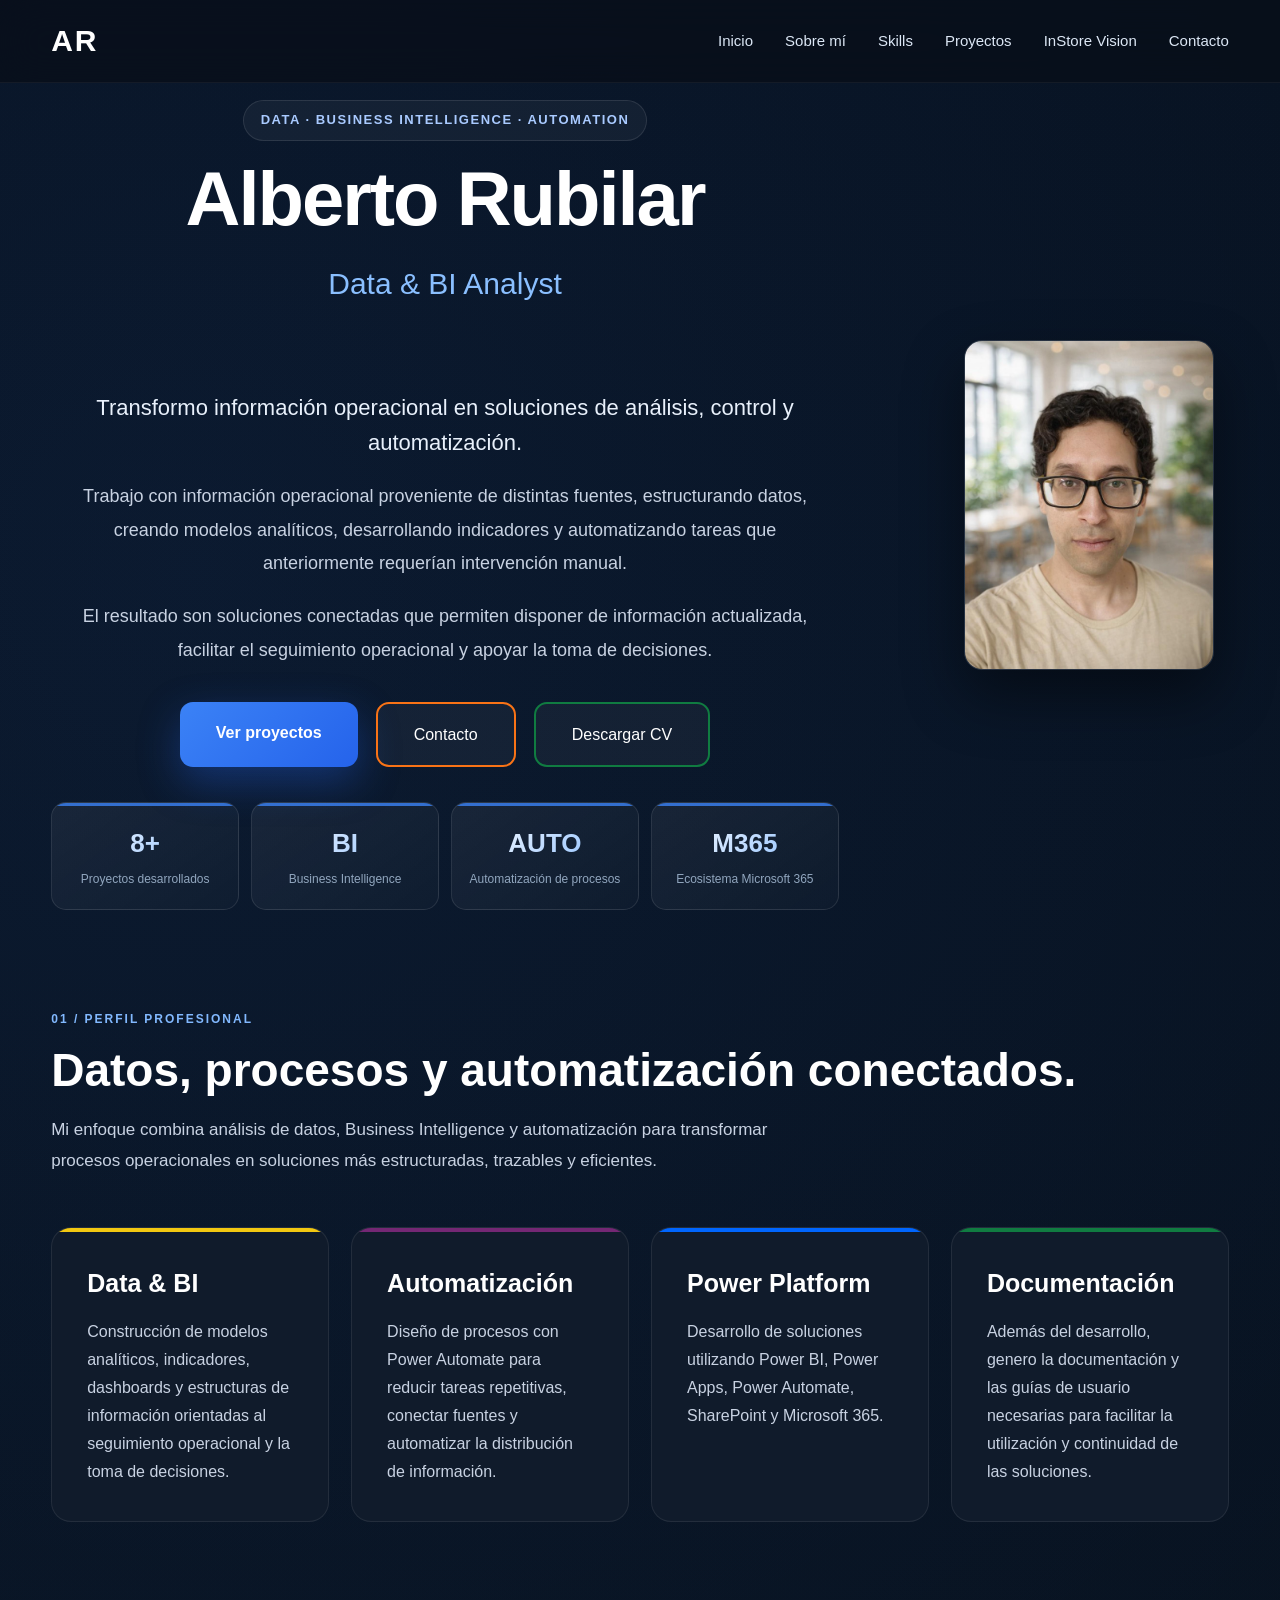
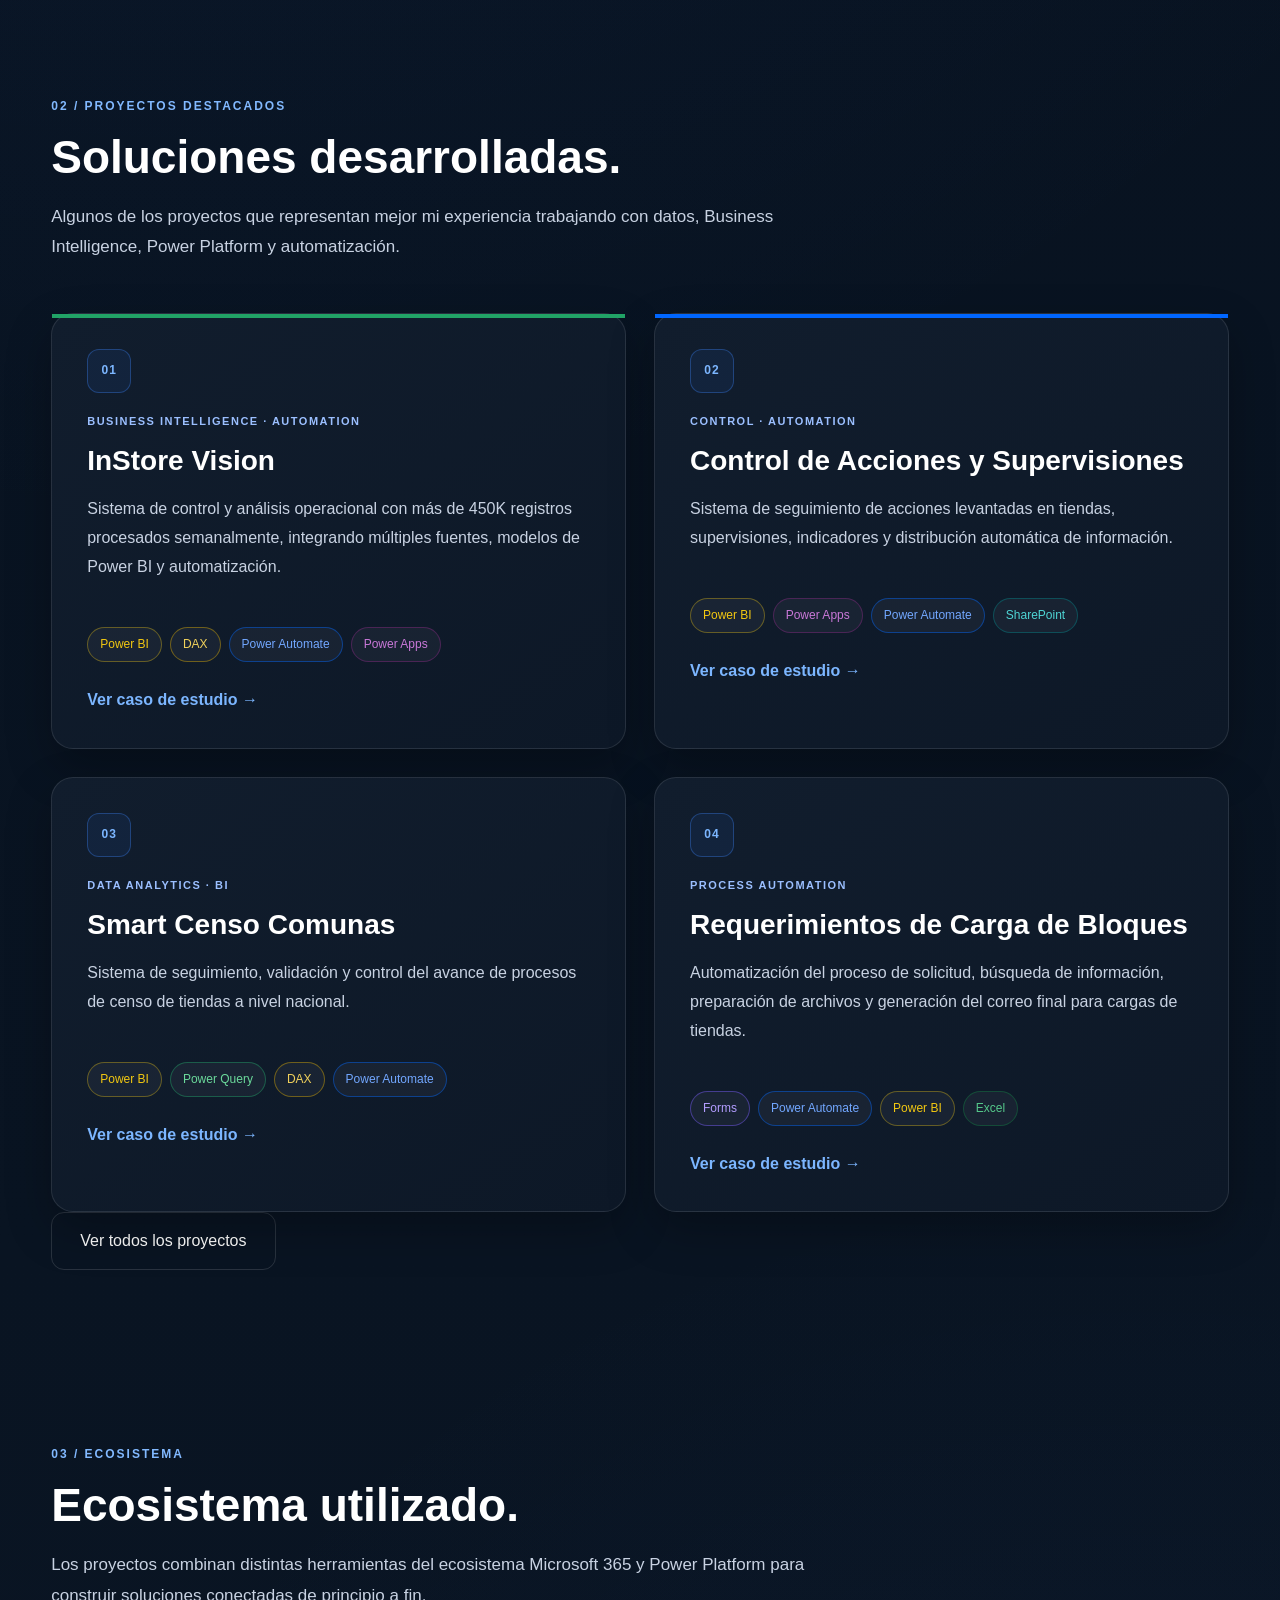
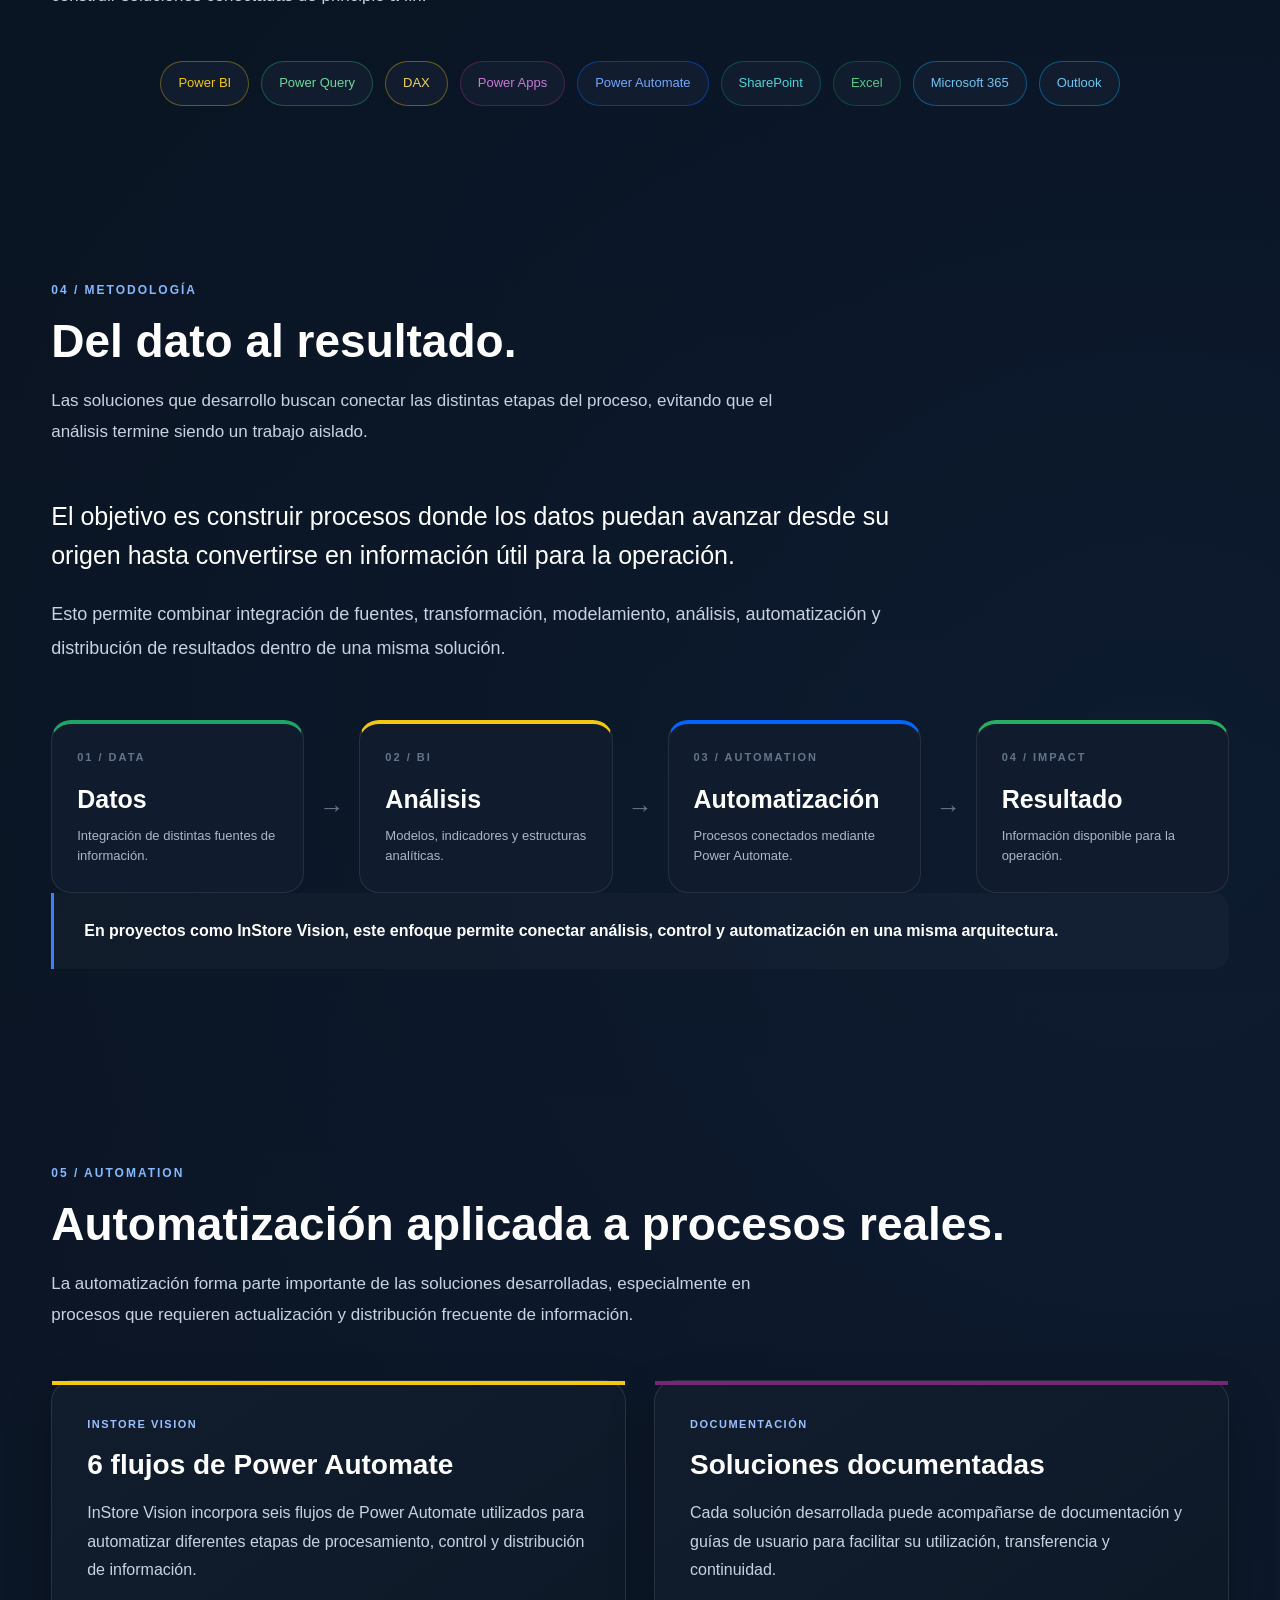
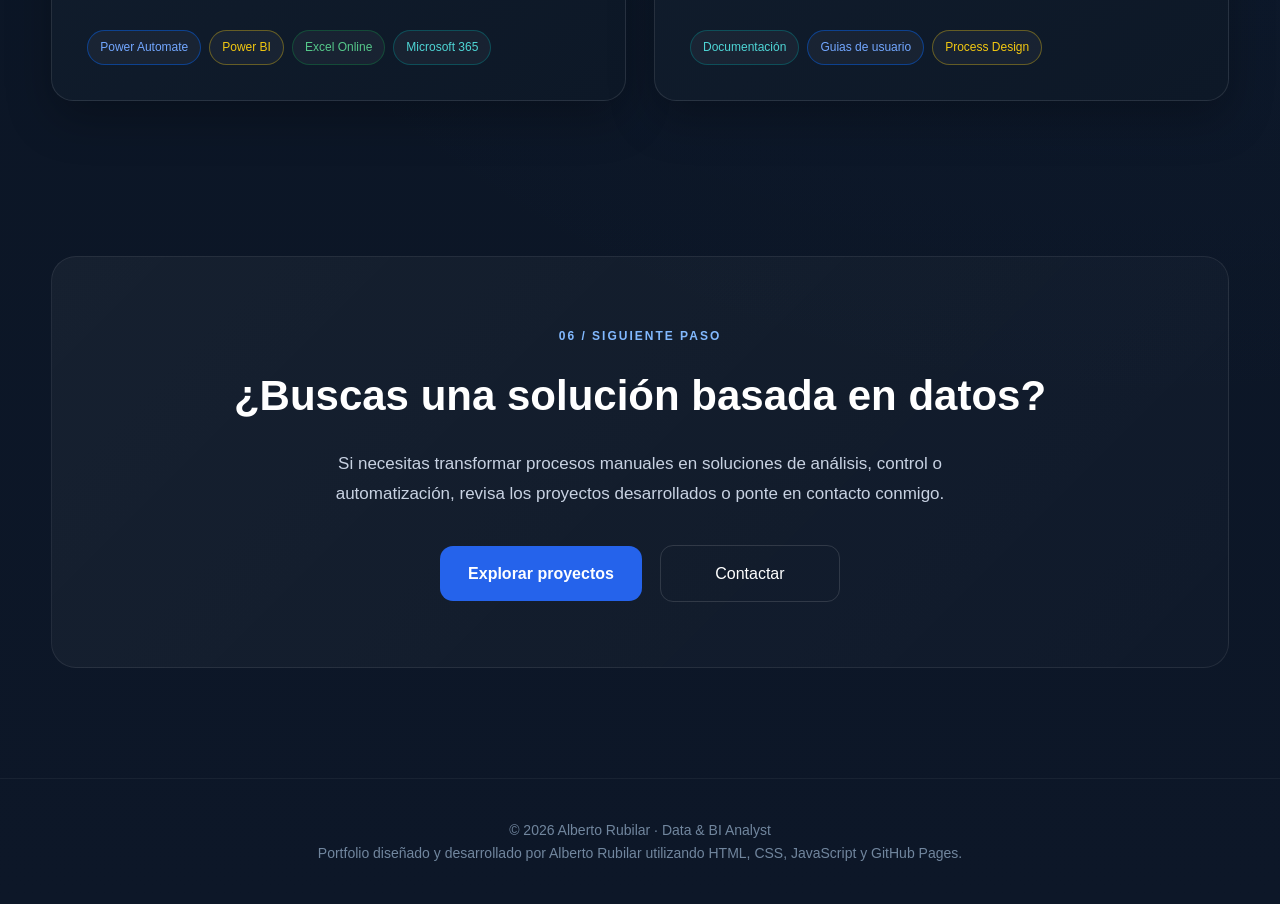
<file: index.html>
<!doctype html>
<html lang="es">

<head>

    <meta charset="utf-8">

    <meta name="viewport" content="width=device-width, initial-scale=1">

    <link rel="stylesheet" href="assets/css/style.css">

    <title>Alberto Rubilar | Data & BI Analyst</title>

</head>


<body>


<!-- =====================================================
     HEADER / NAVEGACIÓN
===================================================== -->

<header>

    <div class="container nav">

        <div class="logo">
            AR
        </div>


        <nav>

            <a href="index.html">
                Inicio
            </a>

            <a href="about.html">
                Sobre mí
            </a>

            <a href="skills.html">
                Skills
            </a>

            <a href="projects.html">
                Proyectos
            </a>

            <a href="project-instorevision.html">
                InStore Vision
            </a>

            <a href="contact.html">
                Contacto
            </a>

        </nav>

    </div>

</header>



<!-- =====================================================
     HERO
     (centrado, sin foto lateral)
===================================================== -->

<section class="hero hero-center">

    <div class="hero-left">


        <div class="hero-identity">

            <div class="hero-identity-text">

                <span class="tag">
                    DATA · BUSINESS INTELLIGENCE · AUTOMATION
                </span>


                <h1>
                    Alberto Rubilar
                </h1>


                <h2>
                    Data & BI Analyst
                </h2>

            </div>

        </div>



        <div class="hero-description">


            <p class="hero-lead">

                Transformo información operacional en soluciones
                de análisis, control y automatización.

            </p>


            <p>

                Trabajo con información operacional proveniente de
                distintas fuentes, estructurando datos, creando
                modelos analíticos, desarrollando indicadores y
                automatizando tareas que anteriormente requerían
                intervención manual.

            </p>


            <p>

                El resultado son soluciones conectadas que permiten
                disponer de información actualizada, facilitar el
                seguimiento operacional y apoyar la toma de decisiones.

            </p>


        </div>

<!-- =================================================
     BUTTONS
================================================== -->

<div class="buttons buttons-hero">

    <a
        href="projects.html"
        class="btn-primary"
    >
        Ver proyectos
    </a>

    <a
        href="contact.html"
        class="btn-secondary btn-contact"
    >
        Contacto
    </a>

    <a
        href="assets/files/Alberto_Rubilar_CV.pdf"
        download="Alberto_Rubilar_CV.pdf"
        class="btn-secondary btn-cv"
    >
        Descargar CV
    </a>
        
 </div>

        <!-- =================================================
             HERO STATS
        ================================================== -->

        <div class="hero-stats hero-stats-centered">


            <div class="hero-stat hero-stat-projects">

                <strong>
                    8+
                </strong>

                <span>
                    Proyectos desarrollados
                </span>

            </div>


            <div class="hero-stat hero-stat-bi">

                <strong>
                    BI
                </strong>

                <span>
                    Business Intelligence
                </span>

            </div>


            <div class="hero-stat hero-stat-auto">

                <strong>
                    AUTO
                </strong>

                <span>
                    Automatización de procesos
                </span>

            </div>


            <div class="hero-stat hero-stat-m365">

                <strong>
                    M365
                </strong>

                <span>
                    Ecosistema Microsoft 365
                </span>

            </div>


        </div>


    </div>


    <div class="hero-right">

        <div class="profile-wrapper">

            <img
                src="assets/img/profile.png"
                alt="Alberto Rubilar"
                class="profile-image"
            >

        </div>

    </div>

</section>



<main>


<!-- =====================================================
     01 / PERFIL PROFESIONAL
===================================================== -->

<section class="section">


    <div class="section-header">

        <span class="section-tag">
            01 / PERFIL PROFESIONAL
        </span>


        <h2>
            Datos, procesos y automatización conectados.
        </h2>


        <p class="section-subtitle">

            Mi enfoque combina análisis de datos, Business Intelligence
            y automatización para transformar procesos operacionales
            en soluciones más estructuradas, trazables y eficientes.

        </p>

    </div>



    <div class="core-skills-grid">


        <article class="core-skill-card">

            <div class="core-skill-accent"></div>


            <h3>
                Data & BI
            </h3>


            <p>

                Construcción de modelos analíticos, indicadores,
                dashboards y estructuras de información orientadas
                al seguimiento operacional y la toma de decisiones.

            </p>

        </article>



        <article class="core-skill-card">

            <div class="core-skill-accent"></div>


            <h3>
                Automatización
            </h3>


            <p>

                Diseño de procesos con Power Automate para reducir
                tareas repetitivas, conectar fuentes y automatizar
                la distribución de información.

            </p>

        </article>



        <article class="core-skill-card">

            <div class="core-skill-accent"></div>


            <h3>
                Power Platform
            </h3>


            <p>

                Desarrollo de soluciones utilizando Power BI,
                Power Apps, Power Automate, SharePoint y Microsoft 365.

            </p>

        </article>



        <article class="core-skill-card">

            <div class="core-skill-accent"></div>


            <h3>
                Documentación
            </h3>


            <p>

                Además del desarrollo, genero la documentación y
                las guías de usuario necesarias para facilitar
                la utilización y continuidad de las soluciones.

            </p>

        </article>


    </div>

</section>



<!-- =====================================================
     02 / PROYECTOS DESTACADOS
===================================================== -->

<section class="section featured-projects-section">


    <div class="section-header">

        <span class="section-tag">
            02 / PROYECTOS DESTACADOS
        </span>


        <h2>
            Soluciones desarrolladas.
        </h2>


        <p class="section-subtitle">

            Algunos de los proyectos que representan mejor mi
            experiencia trabajando con datos, Business Intelligence,
            Power Platform y automatización.

        </p>

    </div>



    <div class="featured-projects-grid">


        <!-- INSTORE VISION -->

        <article class="featured-project-card project-card-analytics">

            <span class="project-number">
                01
            </span>


            <span class="project-category">
                BUSINESS INTELLIGENCE · AUTOMATION
            </span>


            <h3>
                InStore Vision
            </h3>


            <p>

                Sistema de control y análisis operacional con más
                de 450K registros procesados semanalmente, integrando
                múltiples fuentes, modelos de Power BI y automatización.

            </p>


<div class="project-tech">

    <span class="tech-powerbi">Power BI</span>
    <span class="tech-dax">DAX</span>
    <span class="tech-powerautomate">Power Automate</span>
    <span class="tech-powerapps">Power Apps</span>

</div>


            <a
                href="project-instorevision.html"
                class="project-link"
            >
                Ver caso de estudio →
            </a>

        </article>



        <!-- CONTROL ACCIONES -->

        <article class="featured-project-card project-card-automation">

            <span class="project-number">
                02
            </span>


            <span class="project-category">
                CONTROL · AUTOMATION
            </span>


            <h3>
                Control de Acciones y Supervisiones
            </h3>


            <p>

                Sistema de seguimiento de acciones levantadas
                en tiendas, supervisiones, indicadores y distribución
                automática de información.

            </p>


<div class="project-tech">

    <span class="tech-powerbi">Power BI</span>
    <span class="tech-powerapps">Power Apps</span>
    <span class="tech-powerautomate">Power Automate</span>
    <span class="tech-sharepoint">SharePoint</span>

</div>


            <a
                href="project-control-acciones.html"
                class="project-link"
            >
                Ver caso de estudio →
            </a>

        </article>



        <!-- CENSO COMUNAS -->

        <article class="featured-project-card">

            <span class="project-number">
                03
            </span>


            <span class="project-category">
                DATA ANALYTICS · BI
            </span>


            <h3>
                Smart Censo Comunas
            </h3>


            <p>

                Sistema de seguimiento, validación y control del
                avance de procesos de censo de tiendas a nivel
                nacional.

            </p>


<div class="project-tech">

    <span class="tech-powerbi">Power BI</span>
    <span class="tech-powerquery">Power Query</span>
    <span class="tech-dax">DAX</span>
    <span class="tech-powerautomate">Power Automate</span>

</div>


            <a
                href="project-smart-censo.html"
                class="project-link"
            >
                Ver caso de estudio →
            </a>

        </article>



        <!-- CARGA DE BLOQUES -->

        <article class="featured-project-card">

            <span class="project-number">
                04
            </span>


            <span class="project-category">
                PROCESS AUTOMATION
            </span>


            <h3>
                Requerimientos de Carga de Bloques
            </h3>


            <p>

                Automatización del proceso de solicitud, búsqueda
                de información, preparación de archivos y generación
                del correo final para cargas de tiendas.

            </p>


<div class="project-tech">

    <span class="tech-forms">Forms</span>
    <span class="tech-powerautomate">Power Automate</span>
    <span class="tech-powerbi">Power BI</span>
    <span class="tech-excel">Excel</span>

</div>


            <a
                href="project-carga-bloques.html"
                class="project-link"
            >
                Ver caso de estudio →
            </a>

        </article>


    </div>



    <div class="projects-more">

        <a
            href="projects.html"
            class="btn-secondary"
        >
            Ver todos los proyectos
        </a>

    </div>


</section>



<!-- =====================================================
     03 / ECOSISTEMA
===================================================== -->
<section class="section featured-projects-section">


    <div class="section-header">

        <span class="section-tag">
            03 / ECOSISTEMA
        </span>


        <h2>
            Ecosistema utilizado.
        </h2>


        <p class="section-subtitle">

    Los proyectos combinan distintas herramientas del ecosistema
    Microsoft 365 y Power Platform para construir soluciones
    conectadas de principio a fin.

        </p>

    </div>

    <div class="homepage-tech-list">

        <div class="tech-list">

            <span class="tech-powerbi">
                Power BI
            </span>

            <span class="tech-powerquery">
                Power Query
            </span>

            <span class="tech-dax">
                DAX
            </span>

            <span class="tech-powerapps">
                Power Apps
            </span>

            <span class="tech-powerautomate">
                Power Automate
            </span>

            <span class="tech-sharepoint">
                SharePoint
            </span>

            <span class="tech-excel">
                Excel
            </span>

            <span class="tech-m365">
                Microsoft 365
            </span>

            <span class="tech-outlook">
                Outlook
            </span>

        </div>

    </div>

</section>



<!-- =====================================================
     04 / WORKFLOW
===================================================== -->

<section class="section workflow-section">


    <div class="section-header">

        <span class="section-tag">
            04 / METODOLOGÍA
        </span>


        <h2>
            Del dato al resultado.
        </h2>


        <p class="section-subtitle">

            Las soluciones que desarrollo buscan conectar las
            distintas etapas del proceso, evitando que el análisis
            termine siendo un trabajo aislado.

        </p>

    </div>



    <div class="workflow-intro">

        <p class="workflow-lead">

            El objetivo es construir procesos donde los datos
            puedan avanzar desde su origen hasta convertirse
            en información útil para la operación.

        </p>


        <p>

            Esto permite combinar integración de fuentes,
            transformación, modelamiento, análisis, automatización
            y distribución de resultados dentro de una misma solución.

        </p>

    </div>



    <div class="workflow-grid">


        <article class="workflow-card workflow-data">

            <span class="workflow-number">
                01 / DATA
            </span>


            <strong>
                Datos
            </strong>


            <span>
                Integración de distintas fuentes de información.
            </span>

        </article>


        <div class="workflow-arrow">
            →
        </div>


        <article class="workflow-card workflow-bi">

            <span class="workflow-number">
                02 / BI
            </span>


            <strong>
                Análisis
            </strong>


            <span>
                Modelos, indicadores y estructuras analíticas.
            </span>

        </article>


        <div class="workflow-arrow">
            →
        </div>


        <article class="workflow-card workflow-flow">

            <span class="workflow-number">
                03 / AUTOMATION
            </span>


            <strong>
                Automatización
            </strong>


            <span>
                Procesos conectados mediante Power Automate.
            </span>

        </article>


        <div class="workflow-arrow">
            →
        </div>


        <article class="workflow-card workflow-impact">

            <span class="workflow-number">
                04 / IMPACT
            </span>


            <strong>
                Resultado
            </strong>


            <span>
                Información disponible para la operación.
            </span>

        </article>


    </div>



    <div class="workflow-result">

        <strong>
            En proyectos como InStore Vision, este enfoque permite
            conectar análisis, control y automatización en una misma
            arquitectura.
        </strong>

    </div>


</section>



<!-- =====================================================
     05 / EXPERIENCIA EN AUTOMATIZACIÓN
===================================================== -->

<section class="section">


    <div class="section-header">

        <span class="section-tag">
            05 / AUTOMATION
        </span>


        <h2>
            Automatización aplicada a procesos reales.
        </h2>


        <p class="section-subtitle">

            La automatización forma parte importante de las soluciones
            desarrolladas, especialmente en procesos que requieren
            actualización y distribución frecuente de información.

        </p>

    </div>



    <div class="featured-projects-grid">


        <article class="featured-project-card project-card-instore">

            <span class="project-category">
                INSTORE VISION
            </span>


            <h3>
                6 flujos de Power Automate
            </h3>


            <p>

                InStore Vision incorpora seis flujos de Power Automate
                utilizados para automatizar diferentes etapas de
                procesamiento, control y distribución de información.

            </p>


            <div class="project-tech">

                <span class="tech-powerautomate">Power Automate</span>
                <span class="tech-powerbi">Power BI</span>
                <span class="tech-excel">Excel Online</span>
                <span class="tech-sharepoint">Microsoft 365</span>

            </div>

        </article>



        <article class="featured-project-card project-card-control">

            <span class="project-category">
                DOCUMENTACIÓN
            </span>


            <h3>
                Soluciones documentadas
            </h3>


            <p>

                Cada solución desarrollada puede acompañarse de
                documentación y guías de usuario para facilitar
                su utilización, transferencia y continuidad.

            </p>


            <div class="project-tech">

                <span class="tech-sharepoint">Documentación</span>
                <span class="tech-powerautomate">Guias de usuario</span>
                <span class="tech-powerbi">Process Design</span>

            </div>

        </article>


    </div>

</section>



<!-- =====================================================
     06 / RESULTADO
===================================================== -->

<section class="section home-contact-section">


    <div class="home-contact-card">


        <span class="section-tag">
            06 / SIGUIENTE PASO
        </span>


        <h2>
            ¿Buscas una solución basada en datos?
        </h2>


        <p>

            Si necesitas transformar procesos manuales en soluciones
            de análisis, control o automatización, revisa los proyectos
            desarrollados o ponte en contacto conmigo.

        </p>


        <div class="buttons">

            <a
                href="projects.html"
                class="btn-primary"
            >
                Explorar proyectos
            </a>


            <a
                href="contact.html"
                class="btn-secondary"
            >
                Contactar
            </a>

        </div>


    </div>


</section>


</main>



<!-- =====================================================
     FOOTER
===================================================== -->

<footer>

    <p>
        © 2026 Alberto Rubilar · Data & BI Analyst
    </p>

    <p class="site-credit">
        Portfolio diseñado y desarrollado por Alberto Rubilar utilizando HTML, CSS, JavaScript y GitHub Pages.
    </p>

</footer>


</body>
</html>
</file>
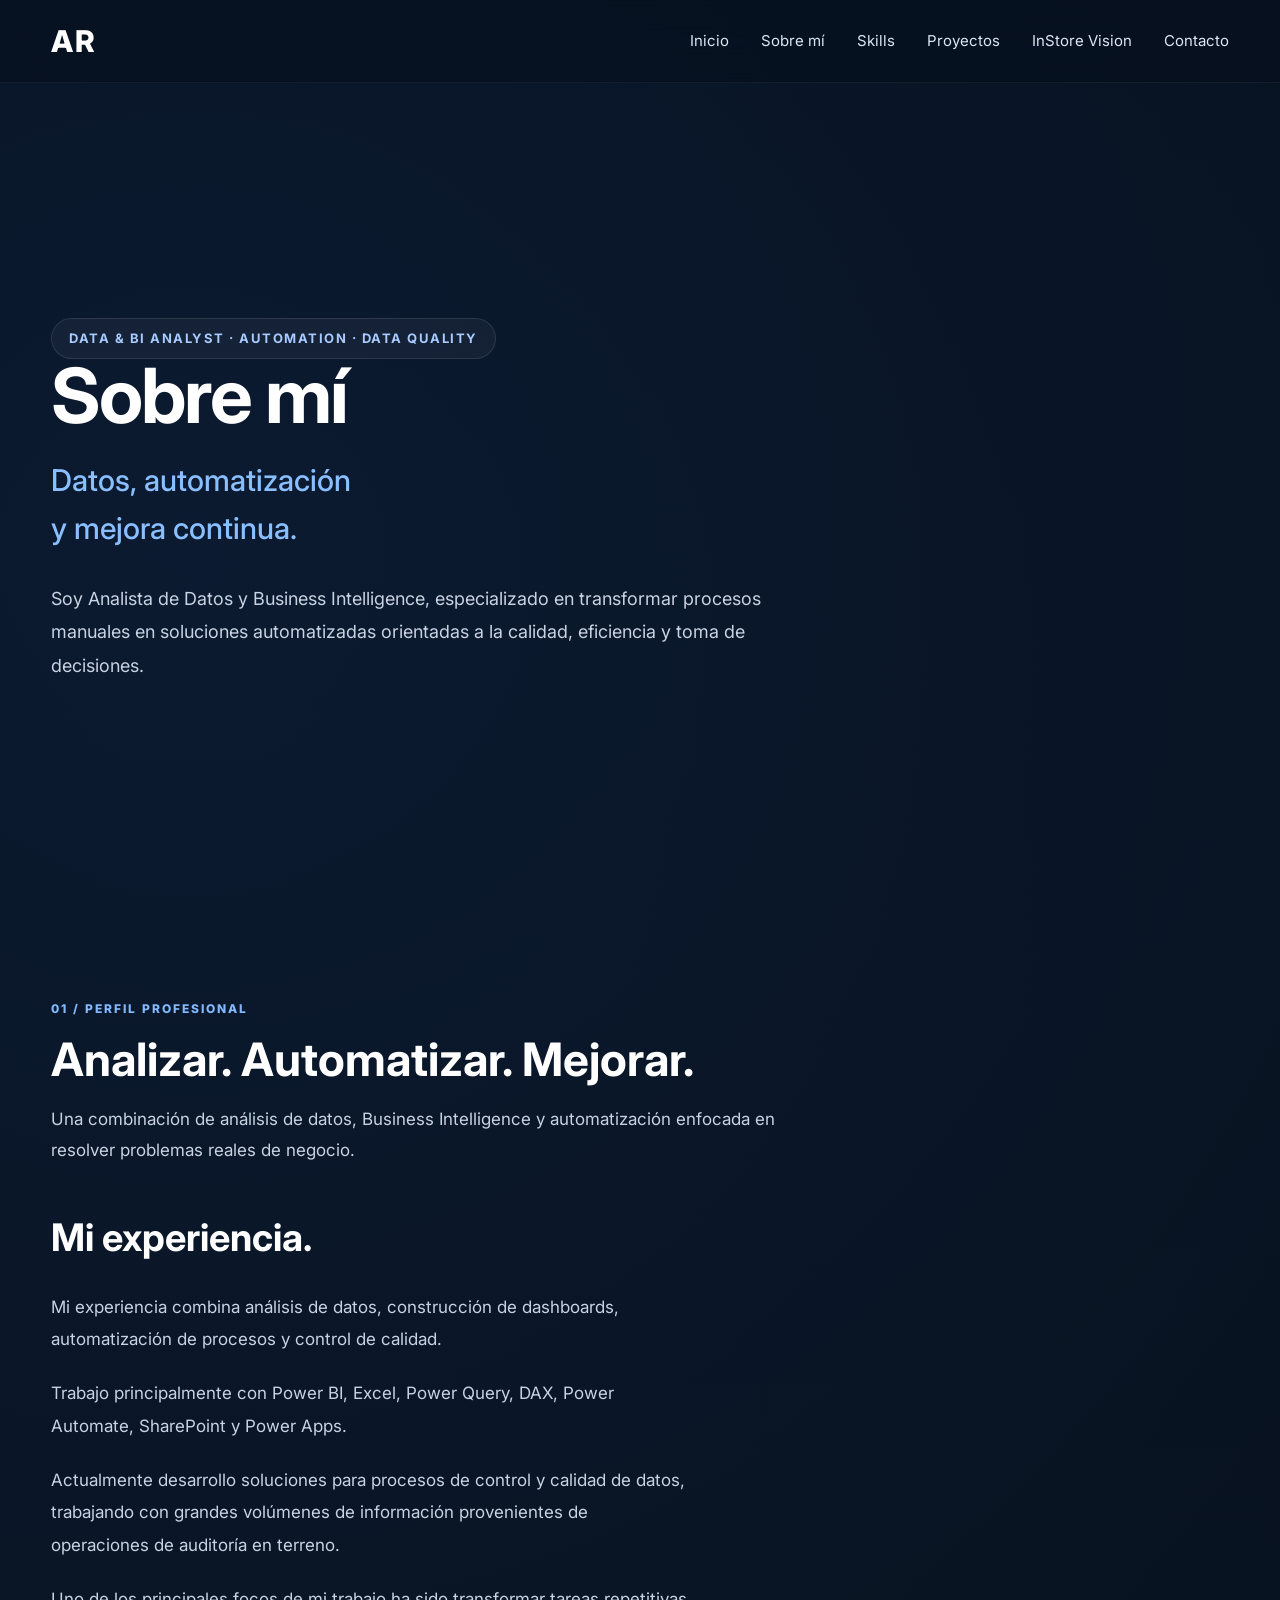
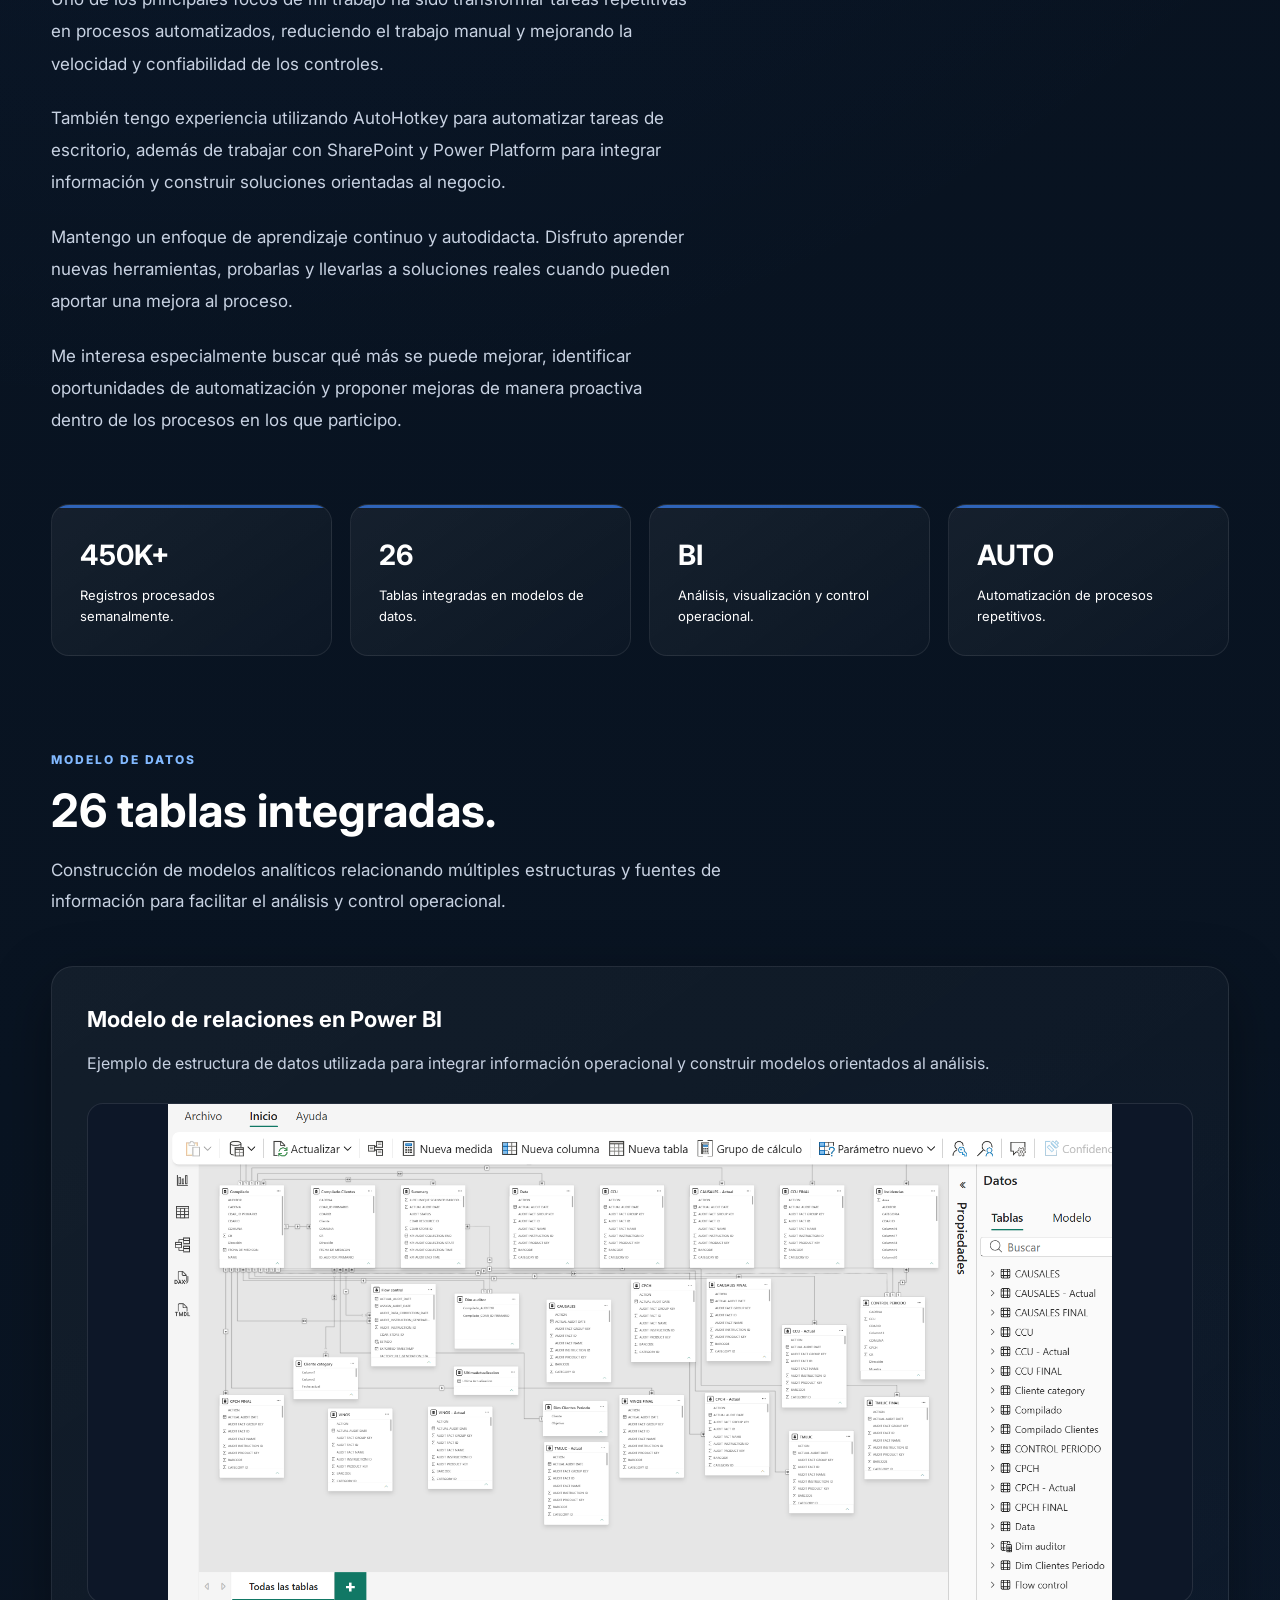
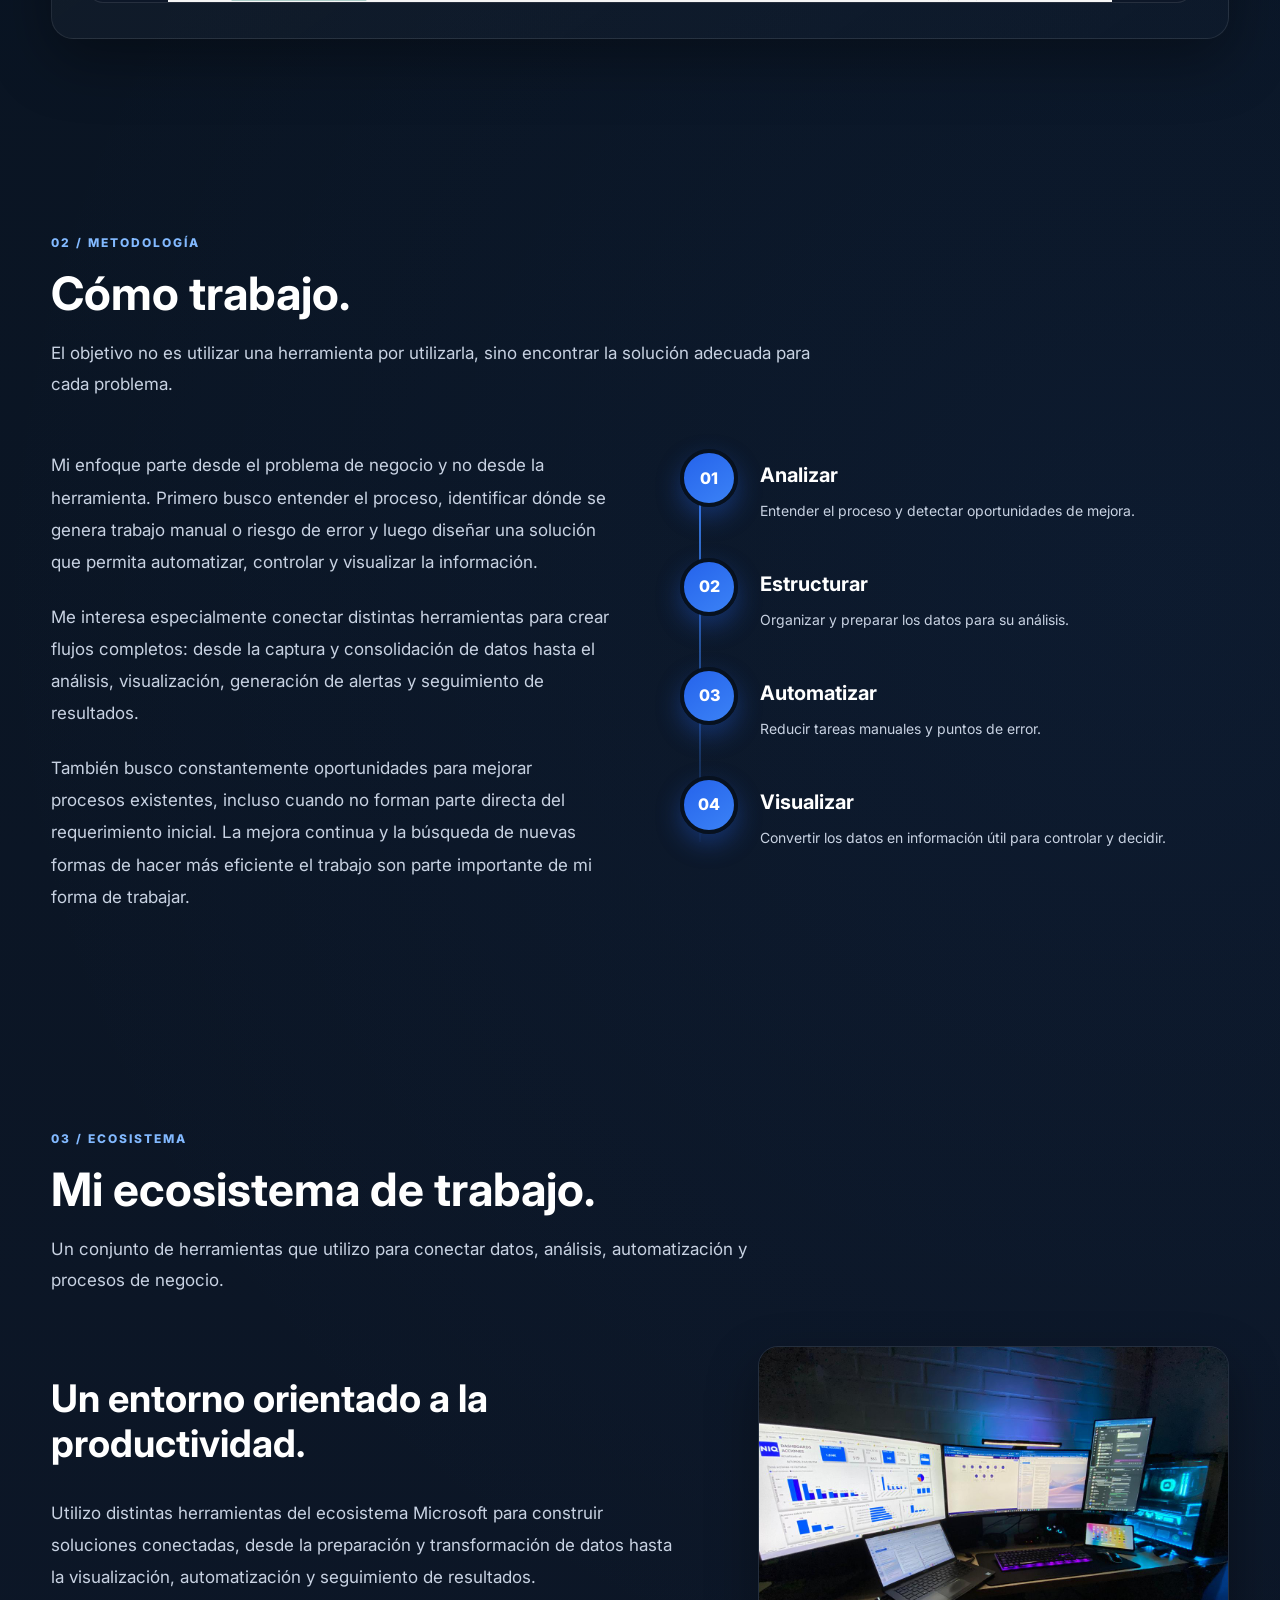
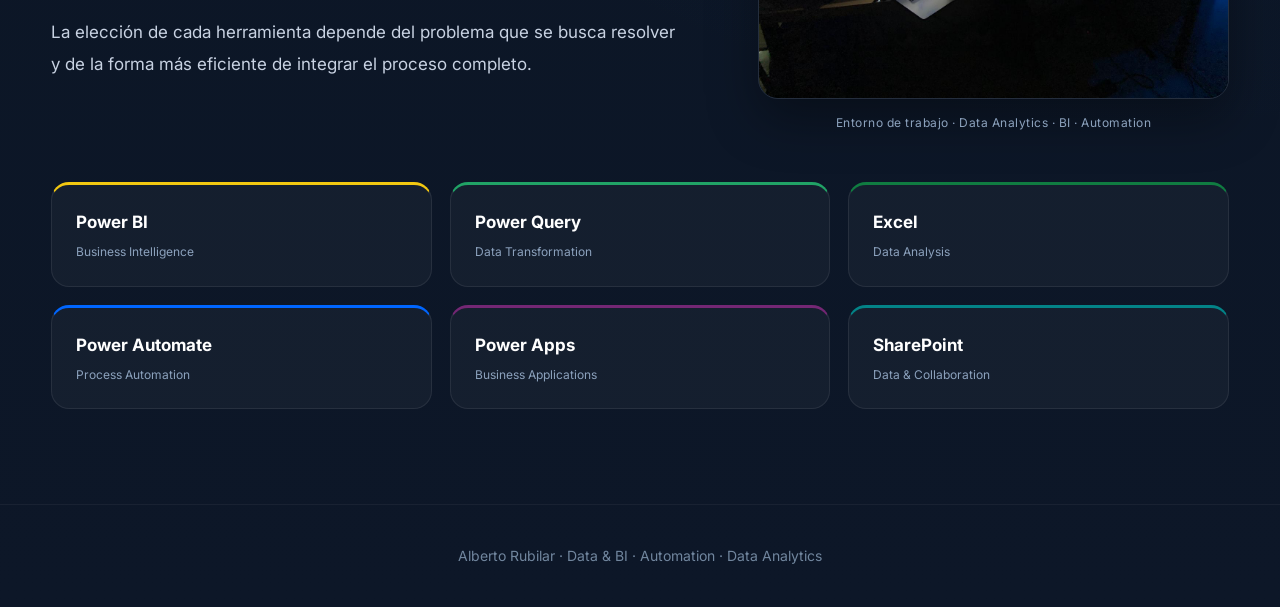
<file: about.html>
<!DOCTYPE html>
<html lang="es">

<head>

    <meta charset="UTF-8">

    <meta name="viewport" content="width=device-width, initial-scale=1.0">

    <title>Sobre mí | Alberto Rubilar</title>

    <meta name="description"
        content="Perfil profesional de Alberto Rubilar, Analista de Datos y Business Intelligence especializado en automatización, Data Quality y Power Platform.">

    <link rel="preconnect" href="https://fonts.googleapis.com">

    <link rel="preconnect" href="https://fonts.gstatic.com" crossorigin>

    <link href="https://fonts.googleapis.com/css2?family=Inter:wght@300;400;500;600;700;800&display=swap"
        rel="stylesheet">

    <link rel="stylesheet" href="assets/css/style.css">

</head>


<body>


<div class="background"></div>



<!-- =========================
     HEADER / NAVEGACIÓN
========================== -->

<header>

    <div class="container nav">

        <div class="logo">
            AR
        </div>


        <nav>

            <a href="index.html">
                Inicio
            </a>

            <a href="about.html">
                Sobre mí
            </a>

            <a href="skills.html">
                Skills
            </a>

            <a href="projects.html">
                Proyectos
            </a>

            <a href="project-instorevision.html">
                InStore Vision
            </a>

            <a href="contact.html">
                Contacto
            </a>

        </nav>

    </div>

</header>



<!-- =========================
     HERO
========================== -->

<section class="hero">

    <div class="hero-left">

        <span class="tag">
            DATA & BI ANALYST · AUTOMATION · DATA QUALITY
        </span>

        <h1>
            Sobre mí
        </h1>

        <h2>
            Datos, automatización
            <br>
            y mejora continua.
        </h2>

        <p>
            Soy Analista de Datos y Business Intelligence,
            especializado en transformar procesos manuales en
            soluciones automatizadas orientadas a la calidad,
            eficiencia y toma de decisiones.
        </p>

    </div>

</section>



<main>



<!-- =========================
     01 / PERFIL PROFESIONAL
========================== -->

<section class="section about-section">

    <div class="section-header">

        <span class="section-tag">
            01 / PERFIL PROFESIONAL
        </span>

        <h2>
            Analizar. Automatizar. Mejorar.
        </h2>

        <p class="section-subtitle">
            Una combinación de análisis de datos, Business Intelligence
            y automatización enfocada en resolver problemas reales
            de negocio.
        </p>

    </div>



    <div class="about-layout">


        <!-- CONTENIDO -->

        <div class="about-content">

            <h3>
                Mi experiencia.
            </h3>


            <p>
                Mi experiencia combina análisis de datos,
                construcción de dashboards, automatización de
                procesos y control de calidad.
            </p>


            <p>
                Trabajo principalmente con Power BI, Excel,
                Power Query, DAX, Power Automate, SharePoint
                y Power Apps.
            </p>


            <p>
                Actualmente desarrollo soluciones para procesos
                de control y calidad de datos, trabajando con
                grandes volúmenes de información provenientes
                de operaciones de auditoría en terreno.
            </p>


            <p>
                Uno de los principales focos de mi trabajo ha sido
                transformar tareas repetitivas en procesos
                automatizados, reduciendo el trabajo manual y
                mejorando la velocidad y confiabilidad de los
                controles.
            </p>


            <p>
                También tengo experiencia utilizando AutoHotkey
                para automatizar tareas de escritorio, además de
                trabajar con SharePoint y Power Platform para
                integrar información y construir soluciones
                orientadas al negocio.
            </p>


            <p>
                Mantengo un enfoque de aprendizaje continuo y
                autodidacta. Disfruto aprender nuevas herramientas,
                probarlas y llevarlas a soluciones reales cuando
                pueden aportar una mejora al proceso.
            </p>


            <p>
                Me interesa especialmente buscar qué más se puede
                mejorar, identificar oportunidades de automatización
                y proponer mejoras de manera proactiva dentro de
                los procesos en los que participo.
            </p>

        </div>


    </div>



    <!-- =========================
         EXPERIENCIA DESTACADA
    ========================== -->

    <div class="about-boxes">


        <div class="about-card">

            <h4>
                450K+
            </h4>

            <p>
                Registros procesados semanalmente.
            </p>

        </div>


        <div class="about-card">

            <h4>
                26
            </h4>

            <p>
                Tablas integradas en modelos de datos.
            </p>

        </div>


        <div class="about-card">

            <h4>
                BI
            </h4>

            <p>
                Análisis, visualización y control operacional.
            </p>

        </div>


        <div class="about-card">

            <h4>
                AUTO
            </h4>

            <p>
                Automatización de procesos repetitivos.
            </p>

        </div>


    </div>



    <!-- =========================
         MODELO DE DATOS
    ========================== -->

    <div class="about-model">

        <div class="section-header">

            <span class="section-tag">
                MODELO DE DATOS
            </span>

            <h2>
                26 tablas integradas.
            </h2>

            <p class="section-subtitle">
                Construcción de modelos analíticos relacionando
                múltiples estructuras y fuentes de información
                para facilitar el análisis y control operacional.
            </p>

        </div>


        <div class="project-image-block">

            <h3>
                Modelo de relaciones en Power BI
            </h3>

            <p>
                Ejemplo de estructura de datos utilizada para
                integrar información operacional y construir
                modelos orientados al análisis.
            </p>

            <img
                src="assets/img/modelo-26-tablas.png"
                alt="Modelo de datos de Power BI con 26 tablas relacionadas"
                class="case-study-image"
            >

        </div>

    </div>

</section>



<!-- =========================
     02 / METODOLOGÍA
========================== -->

<section class="section about-section">

    <div class="section-header">

        <span class="section-tag">
            02 / METODOLOGÍA
        </span>

        <h2>
            Cómo trabajo.
        </h2>

        <p class="section-subtitle">
            El objetivo no es utilizar una herramienta por utilizarla,
            sino encontrar la solución adecuada para cada problema.
        </p>

    </div>


    <div class="about-method">


        <div class="about-content">

            <p>
                Mi enfoque parte desde el problema de negocio y
                no desde la herramienta. Primero busco entender
                el proceso, identificar dónde se genera trabajo
                manual o riesgo de error y luego diseñar una
                solución que permita automatizar, controlar y
                visualizar la información.
            </p>


            <p>
                Me interesa especialmente conectar distintas
                herramientas para crear flujos completos: desde
                la captura y consolidación de datos hasta el
                análisis, visualización, generación de alertas
                y seguimiento de resultados.
            </p>


            <p>
                También busco constantemente oportunidades para
                mejorar procesos existentes, incluso cuando no
                forman parte directa del requerimiento inicial.
                La mejora continua y la búsqueda de nuevas formas
                de hacer más eficiente el trabajo son parte
                importante de mi forma de trabajar.
            </p>

        </div>



        <!-- =========================
             PROCESO
             (esquema visual tipo timeline)
        ========================== -->

        <div class="process-timeline">


            <div class="process-step">

                <div class="process-step-marker">
                    01
                </div>

                <div class="process-step-content">

                    <h3>
                        Analizar
                    </h3>

                    <p>
                        Entender el proceso y detectar oportunidades
                        de mejora.
                    </p>

                </div>

            </div>


            <div class="process-step">

                <div class="process-step-marker">
                    02
                </div>

                <div class="process-step-content">

                    <h3>
                        Estructurar
                    </h3>

                    <p>
                        Organizar y preparar los datos para su análisis.
                    </p>

                </div>

            </div>


            <div class="process-step">

                <div class="process-step-marker">
                    03
                </div>

                <div class="process-step-content">

                    <h3>
                        Automatizar
                    </h3>

                    <p>
                        Reducir tareas manuales y puntos de error.
                    </p>

                </div>

            </div>


            <div class="process-step">

                <div class="process-step-marker">
                    04
                </div>

                <div class="process-step-content">

                    <h3>
                        Visualizar
                    </h3>

                    <p>
                        Convertir los datos en información útil
                        para controlar y decidir.
                    </p>

                </div>

            </div>


        </div>

    </div>

</section>



<!-- =========================
     03 / ECOSISTEMA
========================== -->

<section class="section about-section">

    <div class="section-header">

        <span class="section-tag">
            03 / ECOSISTEMA
        </span>

        <h2>
            Mi ecosistema de trabajo.
        </h2>

        <p class="section-subtitle">
            Un conjunto de herramientas que utilizo para conectar
            datos, análisis, automatización y procesos de negocio.
        </p>

    </div>



    <!-- WORKSTATION -->

    <div class="about-layout">

        <div class="about-content">

            <h3>
                Un entorno orientado a la productividad.
            </h3>

            <p>
                Utilizo distintas herramientas del ecosistema
                Microsoft para construir soluciones conectadas,
                desde la preparación y transformación de datos
                hasta la visualización, automatización y
                seguimiento de resultados.
            </p>

            <p>
                La elección de cada herramienta depende del
                problema que se busca resolver y de la forma
                más eficiente de integrar el proceso completo.
            </p>

        </div>


        <div class="about-image">

            <img
                src="assets/img/workstation.jpeg"
                alt="Puesto de trabajo y entorno tecnológico de Alberto Rubilar"
            >

            <span class="about-image-caption">
                Entorno de trabajo · Data Analytics · BI · Automation
            </span>

        </div>

    </div>



    <!-- STACK -->

    <div class="about-stack">


        <div class="about-stack-item tool-powerbi">

            <strong>
                Power BI
            </strong>

            <span>
                Business Intelligence
            </span>

        </div>


        <div class="about-stack-item tool-powerquery">

            <strong>
                Power Query
            </strong>

            <span>
                Data Transformation
            </span>

        </div>


        <div class="about-stack-item tool-excel">

            <strong>
                Excel
            </strong>

            <span>
                Data Analysis
            </span>

        </div>


        <div class="about-stack-item tool-powerautomate">

            <strong>
                Power Automate
            </strong>

            <span>
                Process Automation
            </span>

        </div>


        <div class="about-stack-item tool-powerapps">

            <strong>
                Power Apps
            </strong>

            <span>
                Business Applications
            </span>

        </div>


        <div class="about-stack-item tool-sharepoint">

            <strong>
                SharePoint
            </strong>

            <span>
                Data & Collaboration
            </span>

        </div>


    </div>

</section>



</main>



<!-- =========================
     FOOTER
========================== -->

<footer>

    Alberto Rubilar · Data & BI · Automation · Data Analytics

</footer>



<script src="assets/js/main.js"></script>


</body>

</html>
</file>
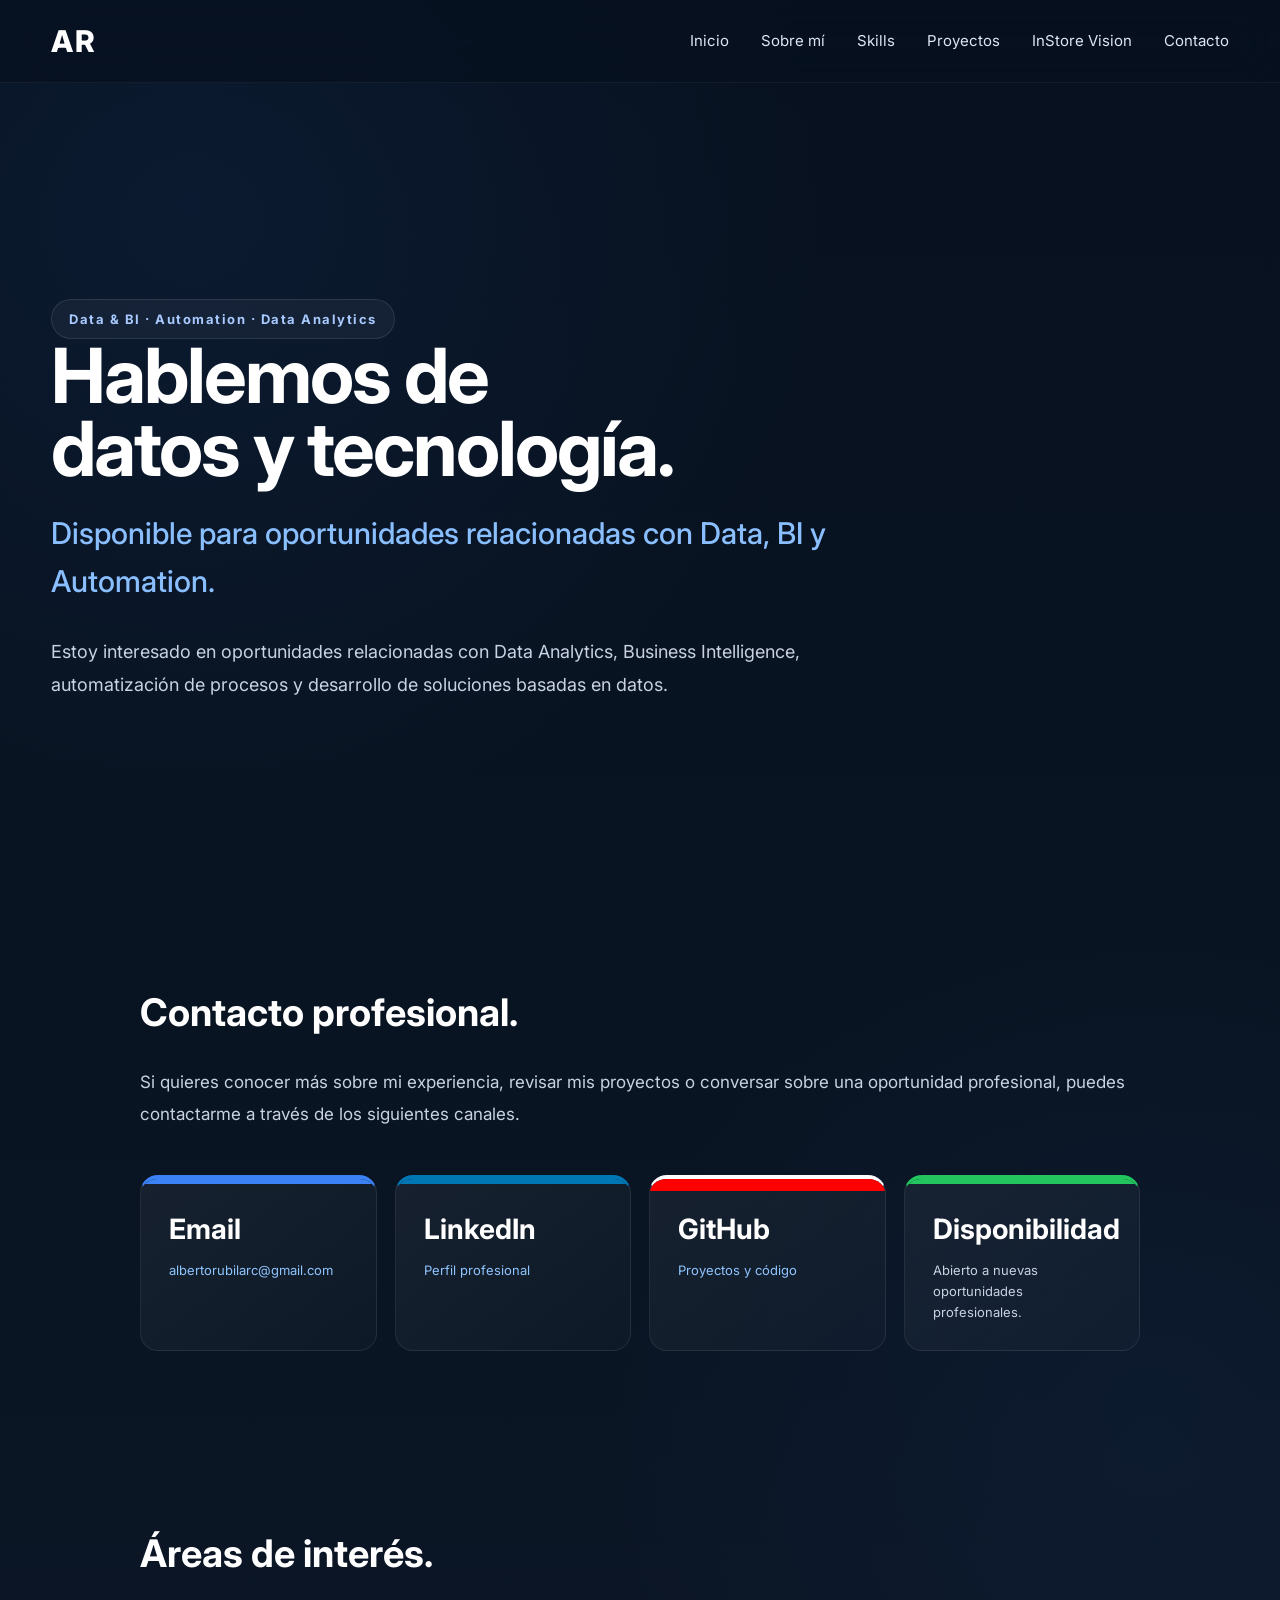
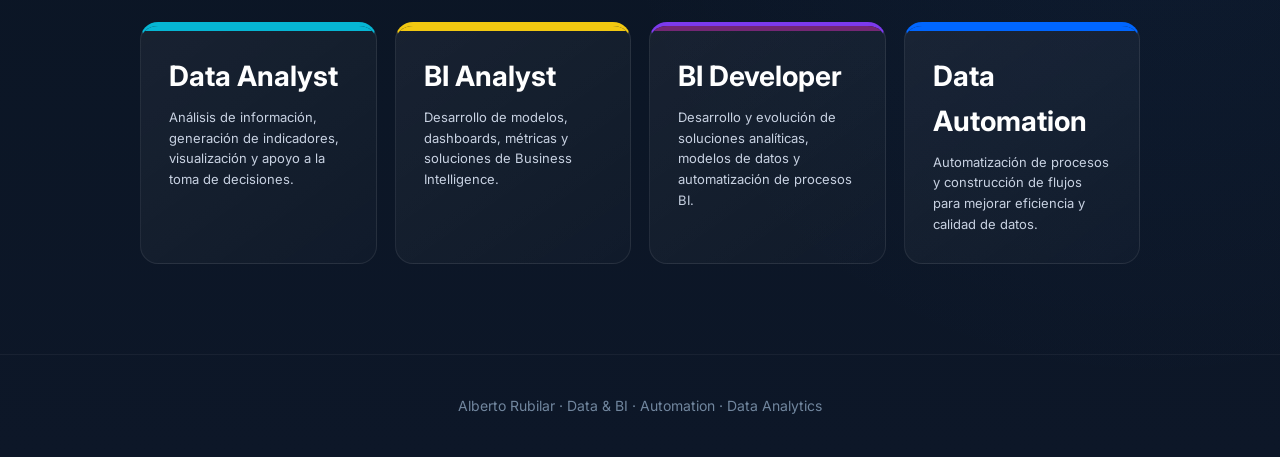
<file: contact.html>
<!DOCTYPE html>
<html lang="es">

<head>

    <meta charset="UTF-8">

    <meta name="viewport" content="width=device-width, initial-scale=1.0">

    <title>Contacto | Alberto Rubilar</title>

    <meta name="description"
        content="Contacto profesional de Alberto Rubilar, Data & BI Analyst especializado en Business Intelligence, Data Analytics y Process Automation.">

    <link rel="preconnect" href="https://fonts.googleapis.com">

    <link rel="preconnect" href="https://fonts.gstatic.com" crossorigin>

    <link href="https://fonts.googleapis.com/css2?family=Inter:wght@300;400;500;600;700;800&display=swap"
        rel="stylesheet">

    <link rel="stylesheet" href="assets/css/style.css">

</head>


<body>


    <div class="background"></div>


    <!-- =========================
         HEADER / NAVEGACIÓN
    ========================== -->

    <header>

        <div class="container nav">

            <div class="logo">
                AR
            </div>


            <nav>

                <a href="index.html">
                    Inicio
                </a>

                <a href="about.html">
                    Sobre mí
                </a>

                <a href="skills.html">
                    Skills
                </a>

                <a href="projects.html">
                    Proyectos
                </a>

                <a href="project-instorevision.html">
                    InStore Vision
                </a>

                <a href="contact.html">
                    Contacto
                </a>

            </nav>

        </div>

    </header>



    <!-- =========================
         HERO
    ========================== -->

    <section class="hero">

        <div class="hero-left">

            <span class="tag">
                Data & BI · Automation · Data Analytics
            </span>

            <h1>
                Hablemos de<br>
                datos y tecnología.
            </h1>

            <h2>
                Disponible para oportunidades
                relacionadas con Data, BI y Automation.
            </h2>

            <p>
                Estoy interesado en oportunidades relacionadas con
                Data Analytics, Business Intelligence, automatización
                de procesos y desarrollo de soluciones basadas en datos.
            </p>

        </div>

    </section>



    <!-- =========================
         CONTACTO
    ========================== -->

    <section>

        <div class="about">

            <div class="about-content">

                <h3>
                    Contacto profesional.
                </h3>


                <p>
                    Si quieres conocer más sobre mi experiencia, revisar
                    mis proyectos o conversar sobre una oportunidad
                    profesional, puedes contactarme a través de los
                    siguientes canales.
                </p>


                <div class="about-boxes">


                    <div class="about-card contact-email">


                        <h4>
                            Email
                        </h4>

                        <p>

                           <a
    href="mailto:albertorubilarc@gmail.com"
    class="contact-link">
    albertorubilarc@gmail.com
</a>

                        </p>

                    </div>



                   <div class="about-card contact-linkedin">

                        <h4>
                            LinkedIn
                        </h4>

                        <p>

                            <a
    href="https://www.linkedin.com/in/alberto-benjamin-rubilar-cifuentes-25a863227/"
    target="_blank"
    rel="noopener noreferrer"
    class="contact-link">
    Perfil profesional
</a>

                        </p>

                    </div>



                    <div class="about-card contact-github">

                        <h4>
                            GitHub
                        </h4>

                        <p>

                            <a
    href="https://github.com/AlbertoRubilar/Alberto.Rubilar"
    target="_blank"
    rel="noopener noreferrer"
    class="contact-link">
    Proyectos y código
</a>

                        </p>

                    </div>



                    <div class="about-card contact-availability">

                        <h4>
                            Disponibilidad
                        </h4>

                        <p>
                            Abierto a nuevas oportunidades profesionales.
                        </p>

                    </div>


                </div>

            </div>

        </div>

    </section>



    <!-- =========================
         ÁREAS DE INTERÉS
    ========================== -->

    <section>

        <div class="about">

            <div class="about-content">

                <h3>
                    Áreas de interés.
                </h3>


                <div class="about-boxes">


                    <div class="about-card area-data">

                        <h4>
                            Data Analyst
                        </h4>

                        <p>
                            Análisis de información, generación de
                            indicadores, visualización y apoyo a la
                            toma de decisiones.
                        </p>

                    </div>



                    <div class="about-card area-bi">

                        <h4>
                            BI Analyst
                        </h4>

                        <p>
                            Desarrollo de modelos, dashboards, métricas
                            y soluciones de Business Intelligence.
                        </p>

                    </div>



                    <div class="about-card area-developer">

                        <h4>
                            BI Developer
                        </h4>

                        <p>
                            Desarrollo y evolución de soluciones
                            analíticas, modelos de datos y automatización
                            de procesos BI.
                        </p>

                    </div>



                    <div class="about-card area-automation">

                        <h4>
                            Data Automation
                        </h4>

                        <p>
                            Automatización de procesos y construcción
                            de flujos para mejorar eficiencia y calidad
                            de datos.
                        </p>

                    </div>


                </div>

            </div>

        </div>

    </section>



    <!-- =========================
         FOOTER
    ========================== -->

    <footer>

        Alberto Rubilar · Data & BI · Automation · Data Analytics

    </footer>



    <script src="assets/js/main.js"></script>


</body>

</html>
</file>
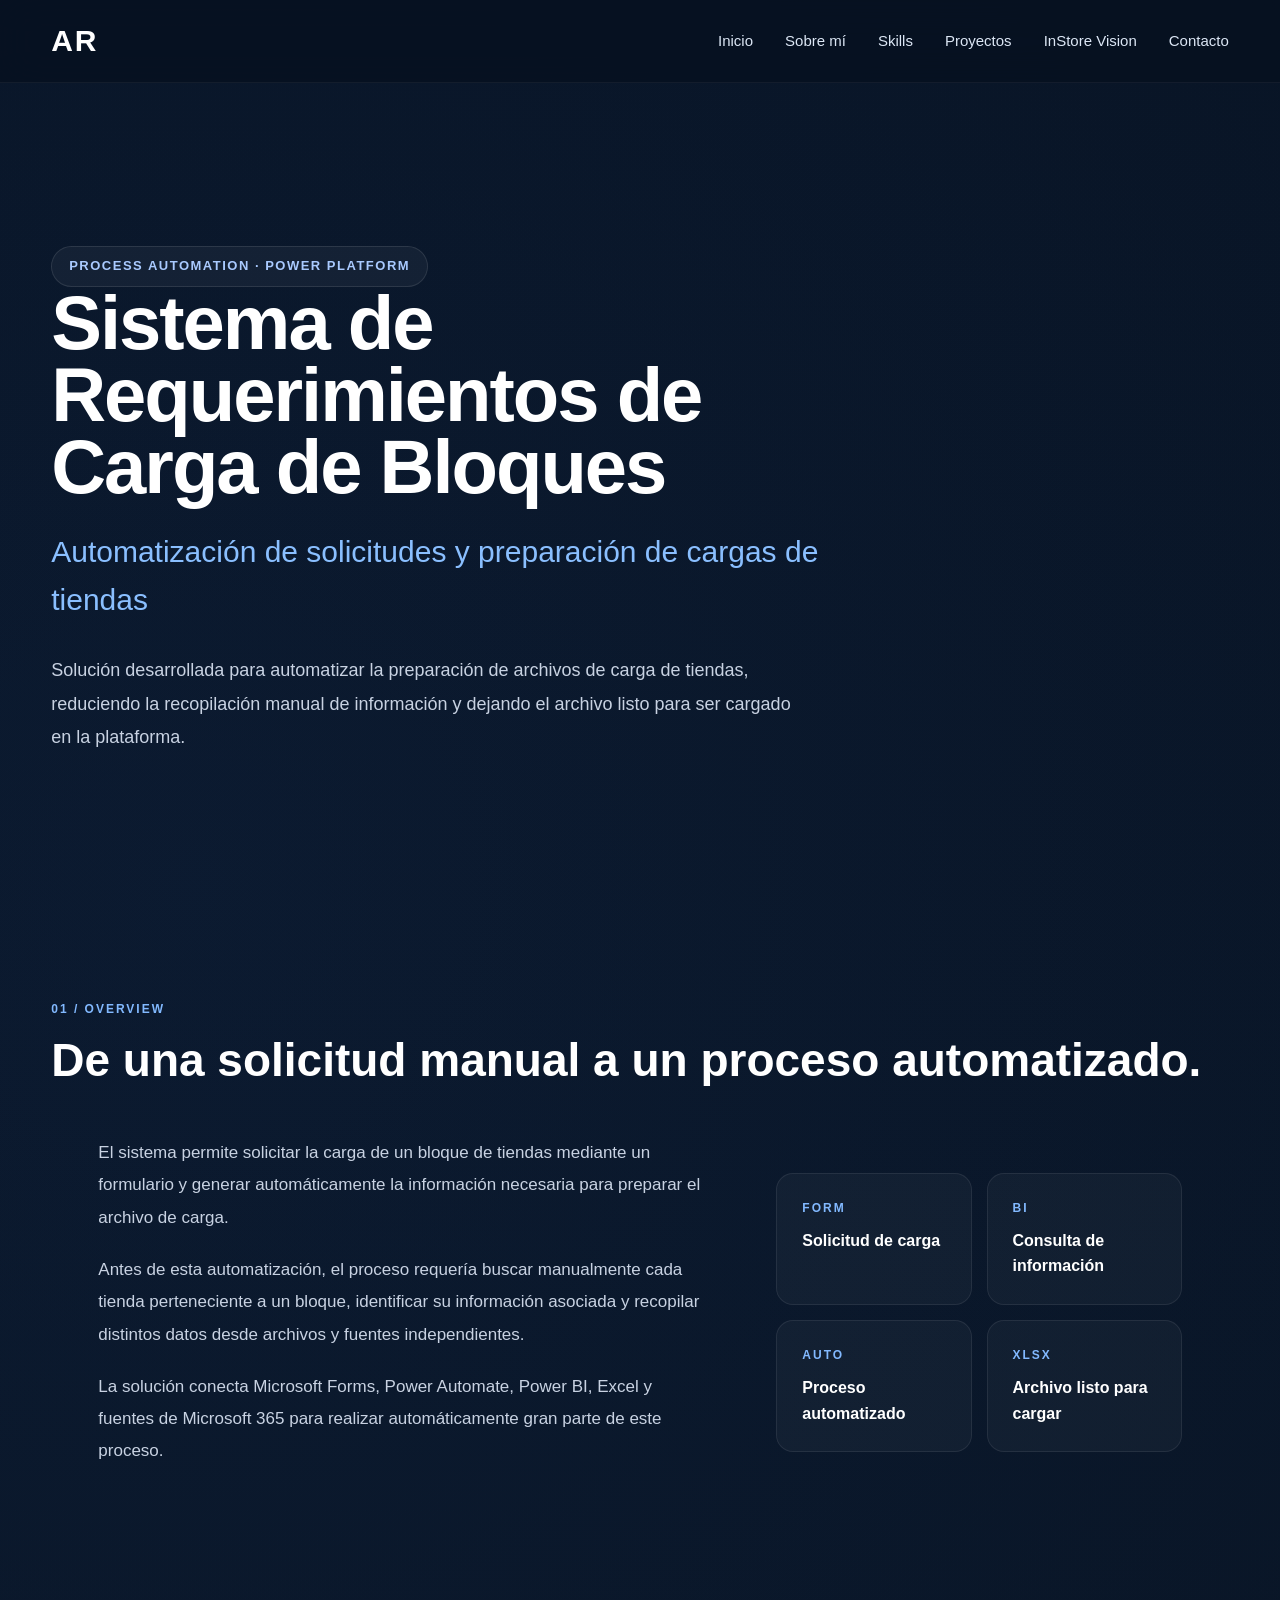
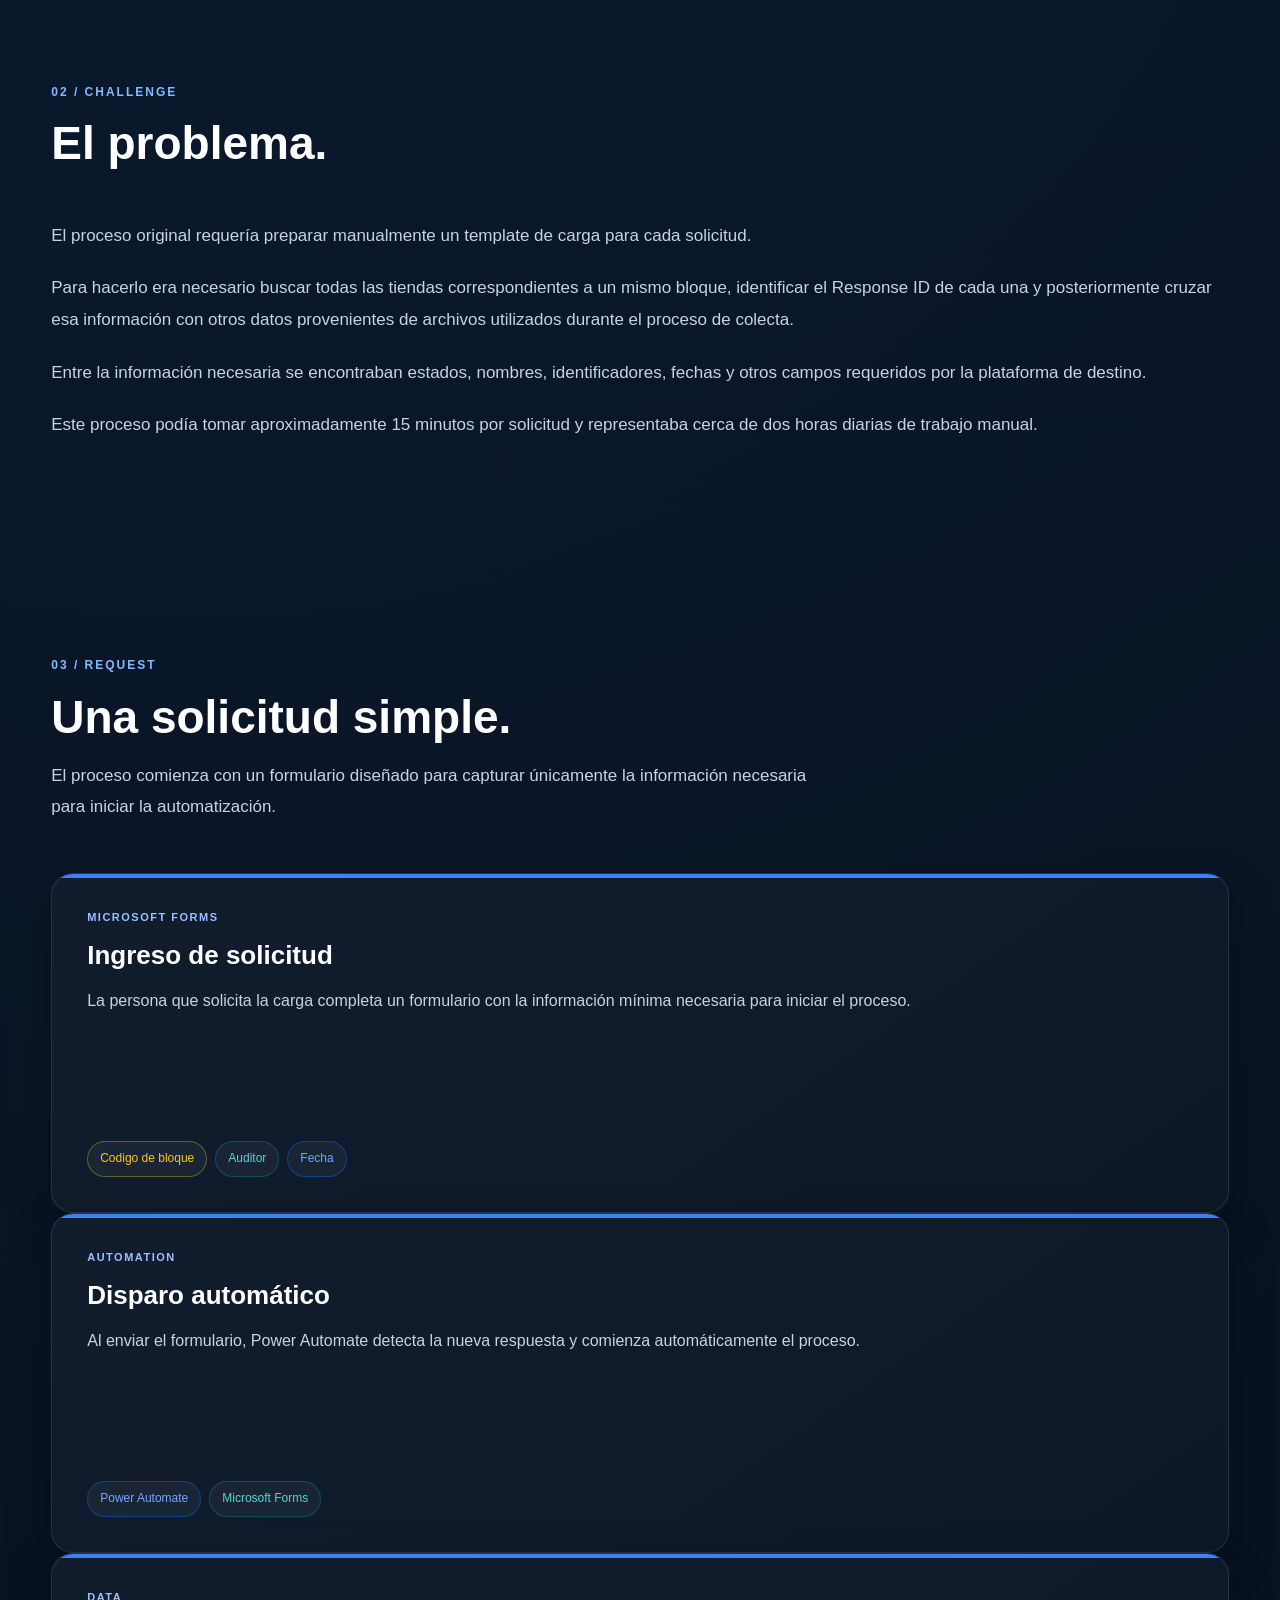
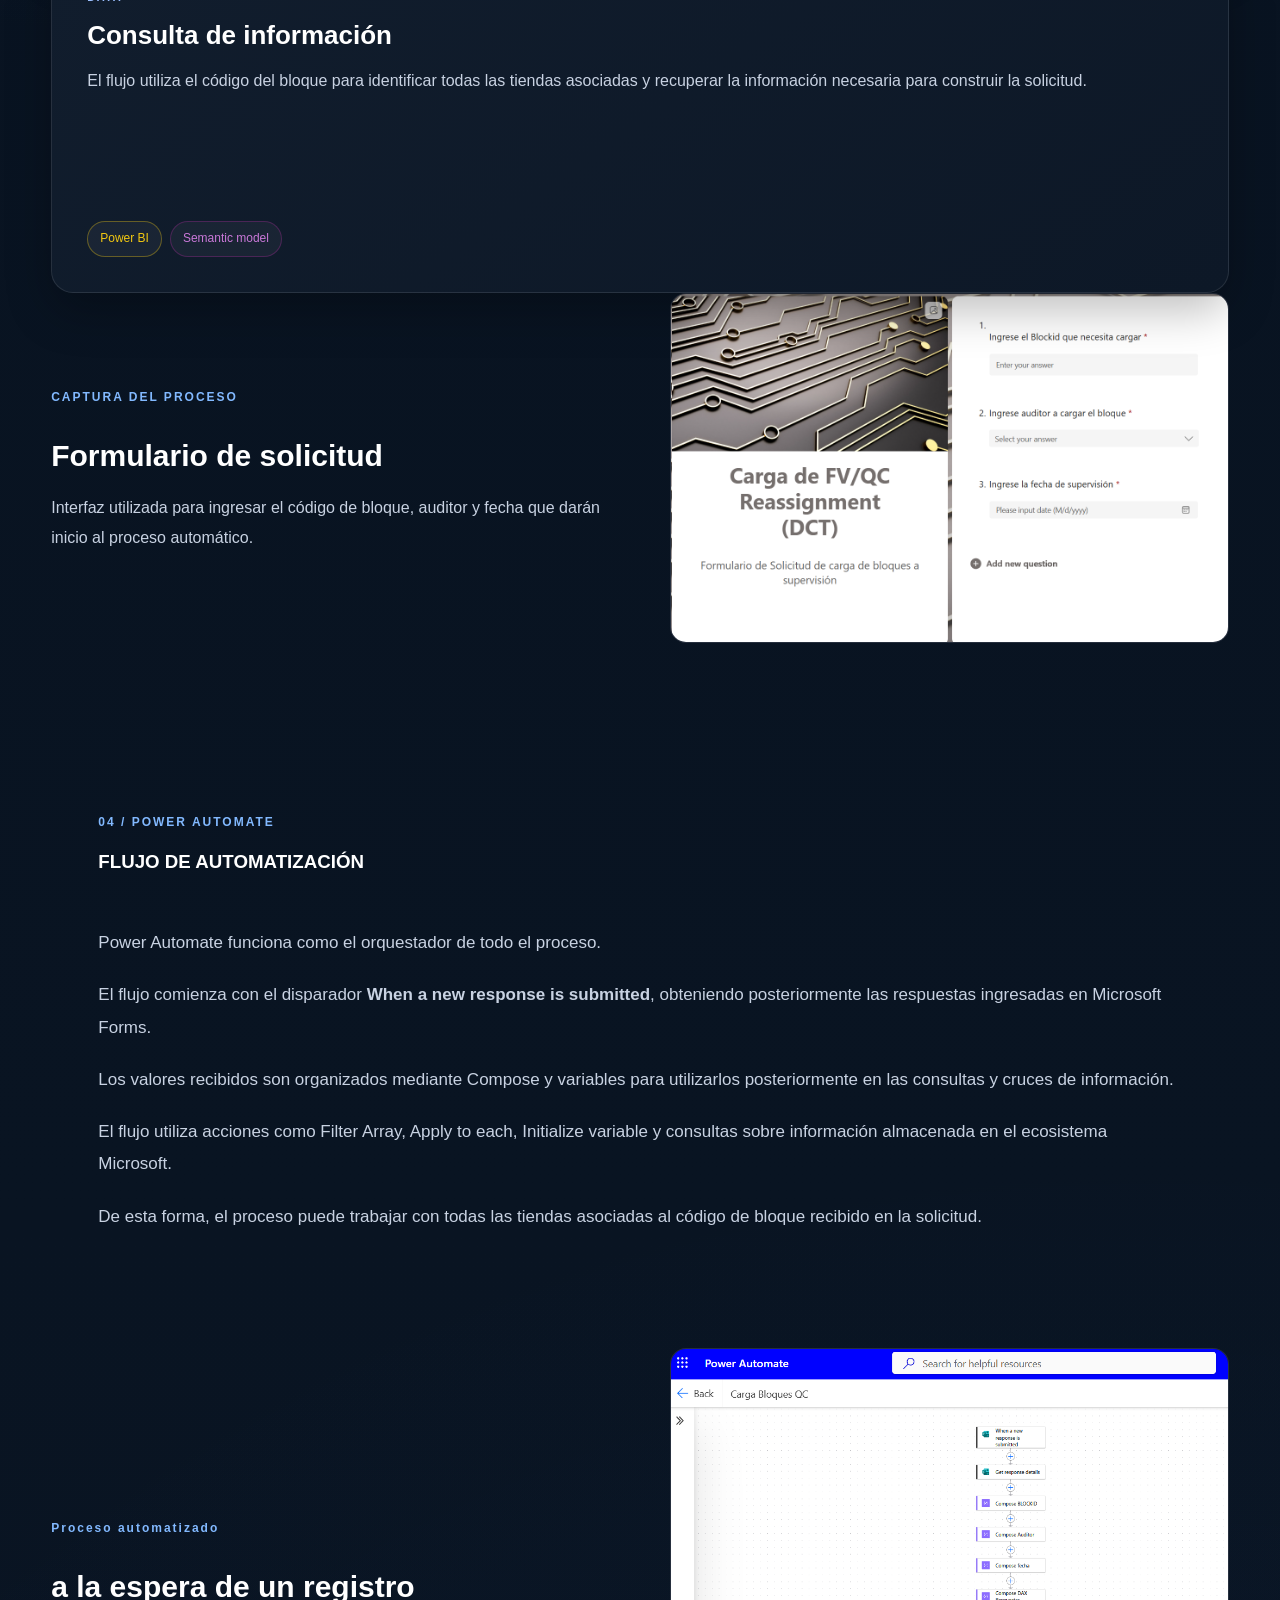
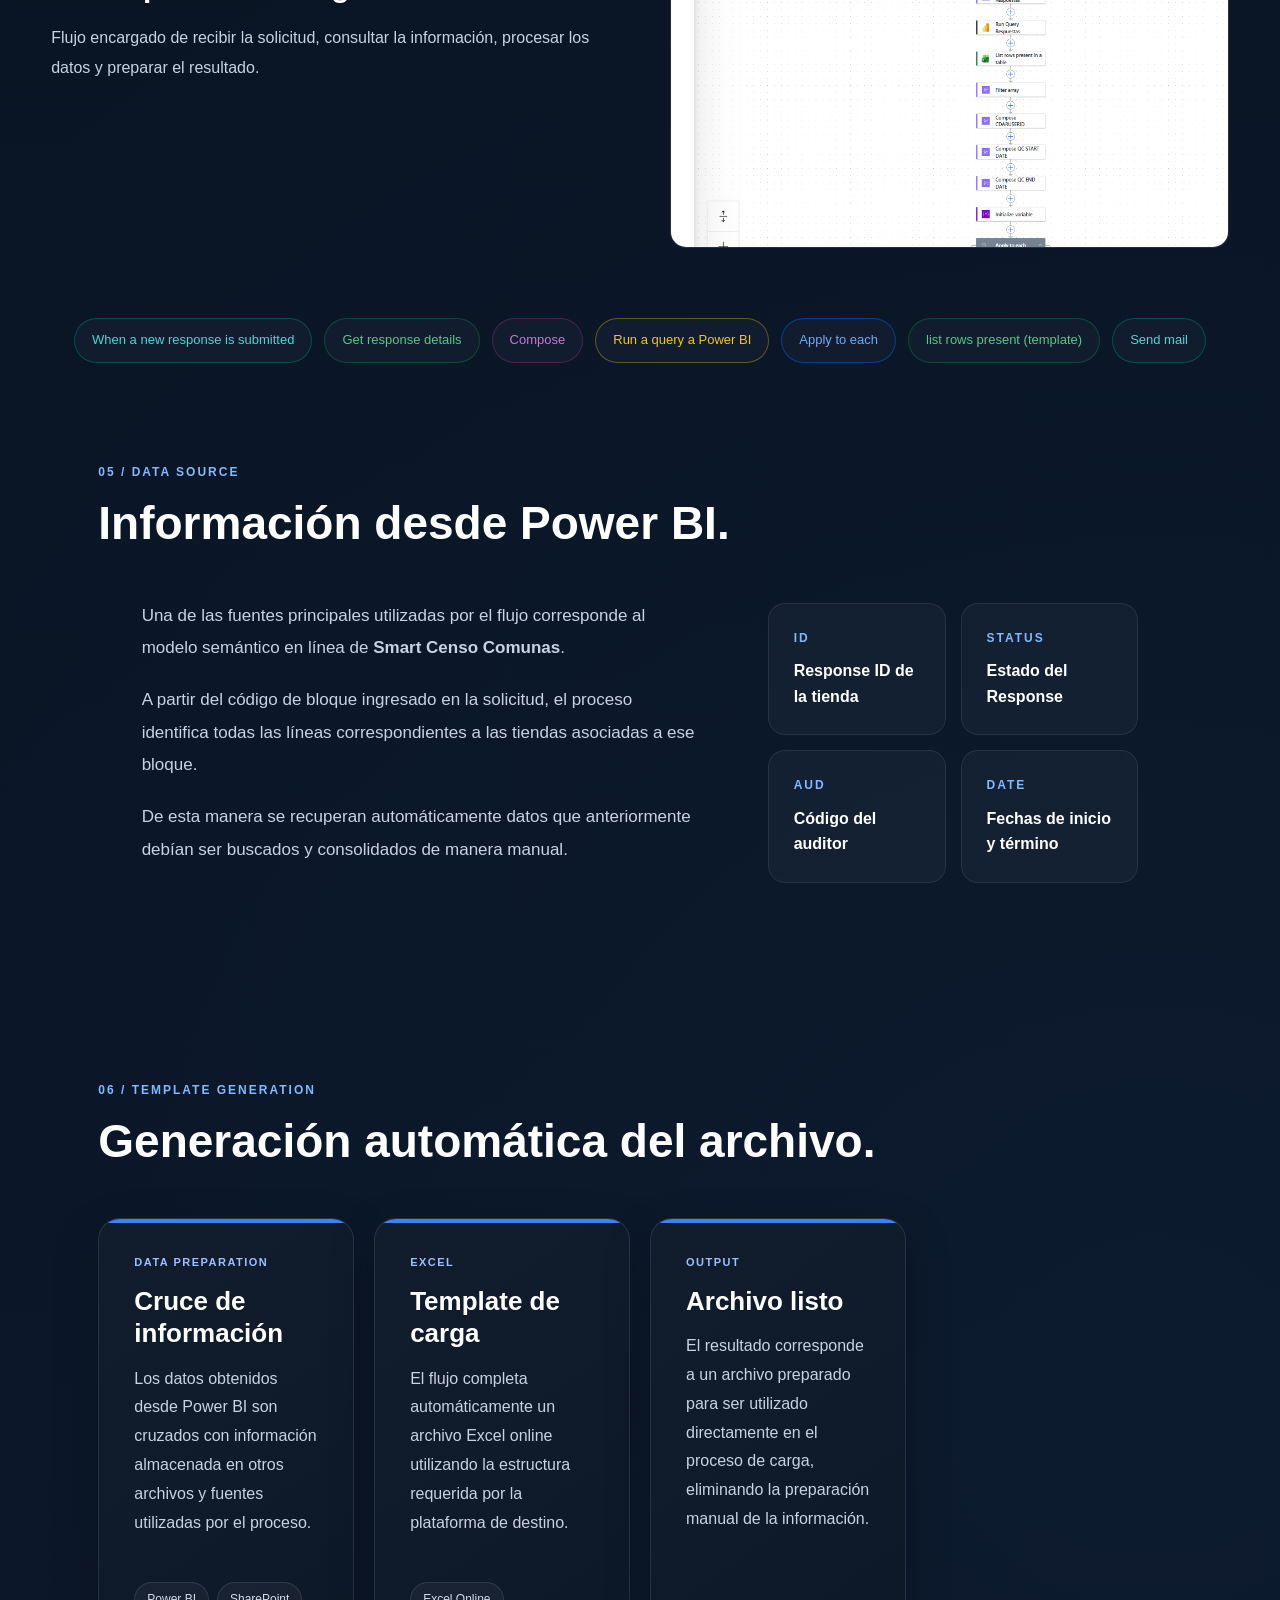
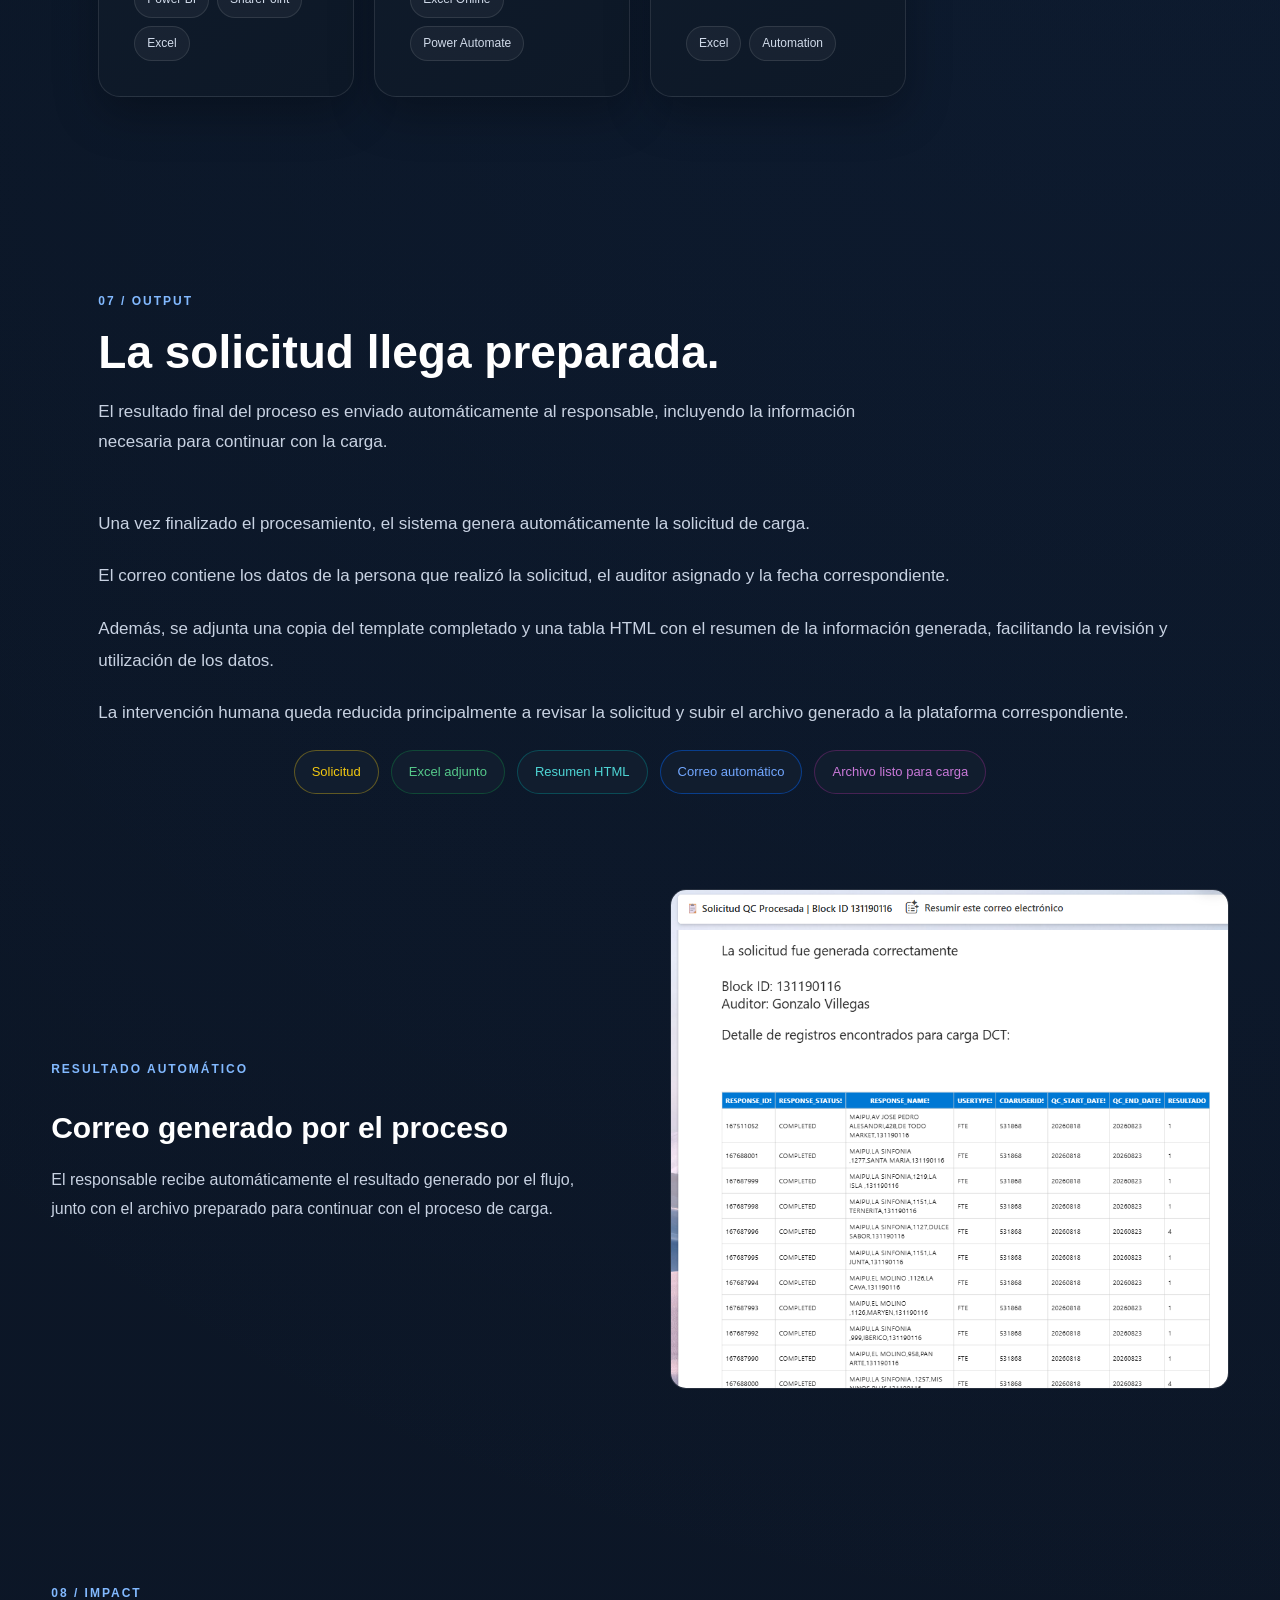
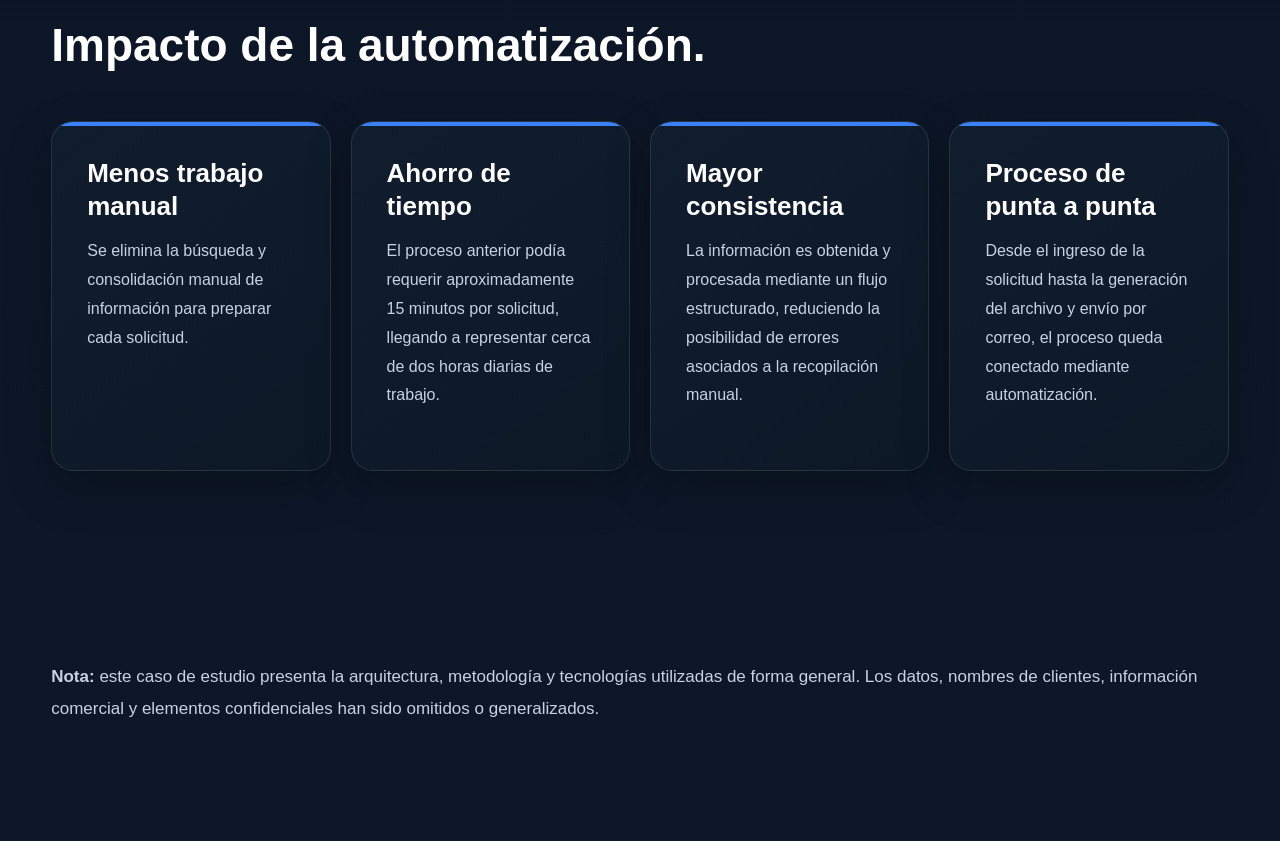
<file: project-carga-tiendas.html>
<!doctype html>
<html lang="es">

<head>

    <meta charset="utf-8">

    <meta name="viewport" content="width=device-width, initial-scale=1">

    <link rel="stylesheet" href="assets/css/style.css">

    <title>Sistema de Requerimientos de Carga de Bloques | Alberto Rubilar</title>

</head>


<body>


<!-- =========================
     HEADER / NAVEGACIÓN
========================== -->

<header>

    <div class="container nav">

        <div class="logo">
            AR
        </div>

        <nav>

            <a href="index.html">
                Inicio
            </a>

            <a href="about.html">
                Sobre mí
            </a>

            <a href="skills.html">
                Skills
            </a>

            <a href="projects.html">
                Proyectos
            </a>

            <a href="project-instorevision.html">
                InStore Vision
            </a>

            <a href="contact.html">
                Contacto
            </a>

        </nav>

    </div>

</header>



<!-- =========================
     HERO
========================== -->

<section class="hero">

    <div class="hero-left">

        <span class="tag">
            PROCESS AUTOMATION · POWER PLATFORM
        </span>

        <h1>
            Sistema de Requerimientos
            de Carga de Bloques
        </h1>

        <h2>
            Automatización de solicitudes
            y preparación de cargas de tiendas
        </h2>

        <p>
            Solución desarrollada para automatizar la preparación de
            archivos de carga de tiendas, reduciendo la recopilación
            manual de información y dejando el archivo listo para
            ser cargado en la plataforma.
        </p>

    </div>

</section>



<main>


<!-- =========================
     01 / OVERVIEW
========================== -->

<section class="section">

    <div class="section-header">

        <span class="section-tag">
            01 / OVERVIEW
        </span>

        <h2>
            De una solicitud manual a un proceso automatizado.
        </h2>

    </div>


    <div class="about-grid">


        <div class="about-text">

            <p class="lead">
                El sistema permite solicitar la carga de un bloque de
                tiendas mediante un formulario y generar automáticamente
                la información necesaria para preparar el archivo de carga.
            </p>

            <p>
                Antes de esta automatización, el proceso requería buscar
                manualmente cada tienda perteneciente a un bloque,
                identificar su información asociada y recopilar distintos
                datos desde archivos y fuentes independientes.
            </p>

            <p>
                La solución conecta Microsoft Forms, Power Automate,
                Power BI, Excel y fuentes de Microsoft 365 para realizar
                automáticamente gran parte de este proceso.
            </p>

        </div>


        <div class="about-highlights">

            <div class="highlight-card">

                <span class="highlight-number">
                    FORM
                </span>

                <span class="highlight-label">
                    Solicitud de carga
                </span>

            </div>


            <div class="highlight-card">

                <span class="highlight-number">
                    BI
                </span>

                <span class="highlight-label">
                    Consulta de información
                </span>

            </div>


            <div class="highlight-card">

                <span class="highlight-number">
                    AUTO
                </span>

                <span class="highlight-label">
                    Proceso automatizado
                </span>

            </div>


            <div class="highlight-card">

                <span class="highlight-number">
                    XLSX
                </span>

                <span class="highlight-label">
                    Archivo listo para cargar
                </span>

            </div>

        </div>

    </div>

</section>



<!-- =========================
     02 / CHALLENGE
========================== -->

<section class="section">

    <div class="section-header">

        <span class="section-tag">
            02 / CHALLENGE
        </span>

        <h2>
            El problema.
        </h2>

    </div>


    <div class="about-text">

        <p>
            El proceso original requería preparar manualmente un
            template de carga para cada solicitud.
        </p>

        <p>
            Para hacerlo era necesario buscar todas las tiendas
            correspondientes a un mismo bloque, identificar el
            Response ID de cada una y posteriormente cruzar esa
            información con otros datos provenientes de archivos
            utilizados durante el proceso de colecta.
        </p>

        <p>
            Entre la información necesaria se encontraban estados,
            nombres, identificadores, fechas y otros campos requeridos
            por la plataforma de destino.
        </p>

        <p>
            Este proceso podía tomar aproximadamente 15 minutos por
            solicitud y representaba cerca de dos horas diarias de
            trabajo manual.
        </p>

    </div>

</section>



<!-- =========================
     03 / REQUEST
========================== -->

<section class="section">

    <div class="section-header">

        <span class="section-tag">
            03 / REQUEST
        </span>

        <h2>
            Una solicitud simple.
        </h2>

        <p class="section-subtitle">
            El proceso comienza con un formulario diseñado para
            capturar únicamente la información necesaria para iniciar
            la automatización.
        </p>

    </div>


    <div class="projects-grid">


        <!-- FORM -->

        <article class="project-card">

            <span class="project-category">
                MICROSOFT FORMS
            </span>

            <h3>
                Ingreso de solicitud
            </h3>

            <p>
                La persona que solicita la carga completa un formulario
                con la información mínima necesaria para iniciar el
                proceso.
            </p>

            <div class="project-tech">

                <span class="tech-powerbi">Codigo de bloque</span>
                <span class="tech-sharepoint">Auditor</span>
                <span class="tech-powerautomate">Fecha</span>

            </div>

        </article>


        <!-- AUTOMATION -->

        <article class="project-card">

            <span class="project-category">
                AUTOMATION
            </span>

            <h3>
                Disparo automático
            </h3>

            <p>
                Al enviar el formulario, Power Automate detecta la nueva
                respuesta y comienza automáticamente el proceso.
            </p>

            <div class="project-tech">

                <span class="tech-powerautomate">Power Automate</span>
                <span class="tech-sharepoint">Microsoft Forms</span>

            </div>

        </article>


        <!-- DATA -->

        <article class="project-card">

            <span class="project-category">
                DATA
            </span>

            <h3>
                Consulta de información
            </h3>

            <p>
                El flujo utiliza el código del bloque para identificar
                todas las tiendas asociadas y recuperar la información
                necesaria para construir la solicitud.
            </p>

            <div class="project-tech">

                <span class="tech-powerbi">Power BI</span>
                <span class="tech-powerapps">Semantic model</span>

            </div>

        </article>


    </div>


    <!-- IMAGEN FORMULARIO -->

   <article class="case-study-visual">

    <div class="case-study-visual-content">

        <span class="section-tag">
            CAPTURA DEL PROCESO
        </span>

        <h3>
            Formulario de solicitud
        </h3>

        <p>
            Interfaz utilizada para ingresar el código de bloque,
            auditor y fecha que darán inicio al proceso automático.
        </p>

    </div>


        <div class="case-study-image">

            <img
                src="assets/img/carga-bloques-form.png"
                alt="Dashboard de Control de Acciones y Supervisiones en Power BI"
                loading="lazy"
            >

        </div>

</article>




<!-- =========================
     04 / POWER AUTOMATE
========================== -->

<section class="section">

    <div class="section-header">

        <span class="section-tag">
            04 / POWER AUTOMATE
        </span>

        <h3>
             FLUJO DE AUTOMATIZACIÓN
        </h3>
 </div>

    <div class="about-text">

        <p class="lead">
            Power Automate funciona como el orquestador de todo el
            proceso.
        </p>

        <p>
            El flujo comienza con el disparador
            <strong>When a new response is submitted</strong>,
            obteniendo posteriormente las respuestas ingresadas en
            Microsoft Forms.
        </p>

        <p>
            Los valores recibidos son organizados mediante Compose y
            variables para utilizarlos posteriormente en las consultas
            y cruces de información.
        </p>

        <p>
            El flujo utiliza acciones como Filter Array, Apply to each,
            Initialize variable y consultas sobre información almacenada
            en el ecosistema Microsoft.
        </p>

        <p>
            De esta forma, el proceso puede trabajar con todas las
            tiendas asociadas al código de bloque recibido en la
            solicitud.
        </p>

    </div>

</section>

    <!-- IMAGEN FORMULARIO -->

   <article class="case-study-visual">

    <div class="case-study-visual-content">

        <span class="section-tag">
            Proceso automatizado
        </span>

        <h3>
            a la espera de un registro
        </h3>

        <p>
            Flujo encargado de recibir la solicitud, consultar la
            información, procesar los datos y preparar el resultado.
        </p>

    </div>


        <div class="case-study-image">

            <img
                src="assets/img/carga-bloques-power-automate.png"
                alt="Dashboard de Control de Acciones y Supervisiones en Power BI"
                loading="lazy"
            >

        </div>

</article>
 </div>

    <div class="tech-list">

        <span class="tech-sharepoint">When a new response is submitted</span>
        <span class="tech-excel">Get response details</span>
        <span class="tech-powerapps">Compose</span>
        <span class="tech-powerbi">Run a query a Power BI</span>
        <span class="tech-powerautomate">Apply to each</span>
        <span class="tech-excel">list rows present (template)</span>
        <span class="tech-sharepoint">Send mail</span>

    </div>

</div>


<!-- =========================
     05 / POWER BI
========================== -->

<section class="section">

    <div class="section-header">

        <span class="section-tag">
            05 / DATA SOURCE
        </span>

        <h2>
            Información desde Power BI.
        </h2>

    </div>


    <div class="about-grid">


        <div class="about-text">

            <p>
                Una de las fuentes principales utilizadas por el flujo
                corresponde al modelo semántico en línea de
                <strong>Smart Censo Comunas</strong>.
            </p>

            <p>
                A partir del código de bloque ingresado en la solicitud,
                el proceso identifica todas las líneas correspondientes
                a las tiendas asociadas a ese bloque.
            </p>

            <p>
                De esta manera se recuperan automáticamente datos que
                anteriormente debían ser buscados y consolidados de
                manera manual.
            </p>

        </div>


        <div class="about-highlights">

            <div class="highlight-card">

                <span class="highlight-number">
                    ID
                </span>

                <span class="highlight-label">
                    Response ID de la tienda
                </span>

            </div>


            <div class="highlight-card">

                <span class="highlight-number">
                    STATUS
                </span>

                <span class="highlight-label">
                    Estado del Response
                </span>

            </div>


            <div class="highlight-card">

                <span class="highlight-number">
                    AUD
                </span>

                <span class="highlight-label">
                    Código del auditor
                </span>

            </div>


            <div class="highlight-card">

                <span class="highlight-number">
                    DATE
                </span>

                <span class="highlight-label">
                    Fechas de inicio y término
                </span>

            </div>

        </div>

    </div>

</section>



<!-- =========================
     06 / TEMPLATE GENERATION
========================== -->

<section class="section">

    <div class="section-header">

        <span class="section-tag">
            06 / TEMPLATE GENERATION
        </span>

        <h2>
            Generación automática del archivo.
        </h2>

    </div>


    <div class="impact-grid">


        <article class="project-card">

            <span class="project-category">
                DATA PREPARATION
            </span>

            <h3>
                Cruce de información
            </h3>

            <p>
                Los datos obtenidos desde Power BI son cruzados con
                información almacenada en otros archivos y fuentes
                utilizadas por el proceso.
            </p>

            <div class="project-tech">

                <span>Power BI</span>
                <span>SharePoint</span>
                <span>Excel</span>

            </div>

        </article>


        <article class="project-card">

            <span class="project-category">
                EXCEL
            </span>

            <h3>
                Template de carga
            </h3>

            <p>
                El flujo completa automáticamente un archivo Excel
                online utilizando la estructura requerida por la
                plataforma de destino.
            </p>

            <div class="project-tech">

                <span>Excel Online</span>
                <span>Power Automate</span>

            </div>

        </article>


        <article class="project-card">

            <span class="project-category">
                OUTPUT
            </span>

            <h3>
                Archivo listo
            </h3>

            <p>
                El resultado corresponde a un archivo preparado para
                ser utilizado directamente en el proceso de carga,
                eliminando la preparación manual de la información.
            </p>

            <div class="project-tech">

                <span>Excel</span>
                <span>Automation</span>

            </div>

        </article>


    </div>

</section>



<!-- =========================
     07 / OUTPUT
========================== -->

<section class="section">

    <div class="section-header">

        <span class="section-tag">
            07 / OUTPUT
        </span>

        <h2>
            La solicitud llega preparada.
        </h2>

        <p class="section-subtitle">
            El resultado final del proceso es enviado automáticamente
            al responsable, incluyendo la información necesaria para
            continuar con la carga.
        </p>

    </div>


    <div class="about-text">

        <p class="lead">
            Una vez finalizado el procesamiento, el sistema genera
            automáticamente la solicitud de carga.
        </p>

        <p>
            El correo contiene los datos de la persona que realizó la
            solicitud, el auditor asignado y la fecha correspondiente.
        </p>

        <p>
            Además, se adjunta una copia del template completado y una
            tabla HTML con el resumen de la información generada,
            facilitando la revisión y utilización de los datos.
        </p>

        <p>
            La intervención humana queda reducida principalmente a
            revisar la solicitud y subir el archivo generado a la
            plataforma correspondiente.
        </p>

    </div>


    <div class="tech-list">

        <span class="tech-powerbi">Solicitud</span>
        <span class="tech-excel">Excel adjunto</span>
        <span class="tech-sharepoint">Resumen HTML</span>
        <span class="tech-powerautomate">Correo automático</span>
        <span class="tech-powerapps">Archivo listo para carga</span>

    </div>

</section>
    
    <!-- IMAGEN FORMULARIO -->

   <article class="case-study-visual">

    <div class="case-study-visual-content">

        <span class="section-tag">
            RESULTADO AUTOMÁTICO
        </span>

        <h3>
            Correo generado por el proceso
        </h3>

        <p>
            El responsable recibe automáticamente el resultado
                generado por el flujo, junto con el archivo preparado
                para continuar con el proceso de carga.
        </p>

    </div>


        <div class="case-study-image">

            <img
                src="assets/img/carga-bloques-correo.png"
                alt="Correo automático generado por el sistema de requerimientos de carga de bloques"
                loading="lazy"
            >

        </div>

   
</section>



<!-- =========================
     08 / IMPACT
========================== -->

<section class="section">

    <div class="section-header">

        <span class="section-tag">
            08 / IMPACT
        </span>

        <h2>
            Impacto de la automatización.
        </h2>

    </div>


    <div class="impact-grid">


        <article class="project-card">

            <h3>
                Menos trabajo manual
            </h3>

            <p>
                Se elimina la búsqueda y consolidación manual de
                información para preparar cada solicitud.
            </p>

        </article>


        <article class="project-card">

            <h3>
                Ahorro de tiempo
            </h3>

            <p>
                El proceso anterior podía requerir aproximadamente
                15 minutos por solicitud, llegando a representar
                cerca de dos horas diarias de trabajo.
            </p>

        </article>


        <article class="project-card">

            <h3>
                Mayor consistencia
            </h3>

            <p>
                La información es obtenida y procesada mediante un
                flujo estructurado, reduciendo la posibilidad de
                errores asociados a la recopilación manual.
            </p>

        </article>


        <article class="project-card">

            <h3>
                Proceso de punta a punta
            </h3>

            <p>
                Desde el ingreso de la solicitud hasta la generación
                del archivo y envío por correo, el proceso queda
                conectado mediante automatización.
            </p>

        </article>


    </div>

</section>

<!-- =========================
     CONFIDENCIALIDAD
========================== -->

<section class="section">

    <div class="about-text">

        <p>
            <strong>Nota:</strong> este caso de estudio presenta la
            arquitectura, metodología y tecnologías utilizadas de
            forma general. Los datos, nombres de clientes, información
            comercial y elementos confidenciales han sido omitidos o
            generalizados.
        </p>

    </div>

</section>


</main>



<script src="assets/js/main.js"></script>


</body>

</html>
</file>
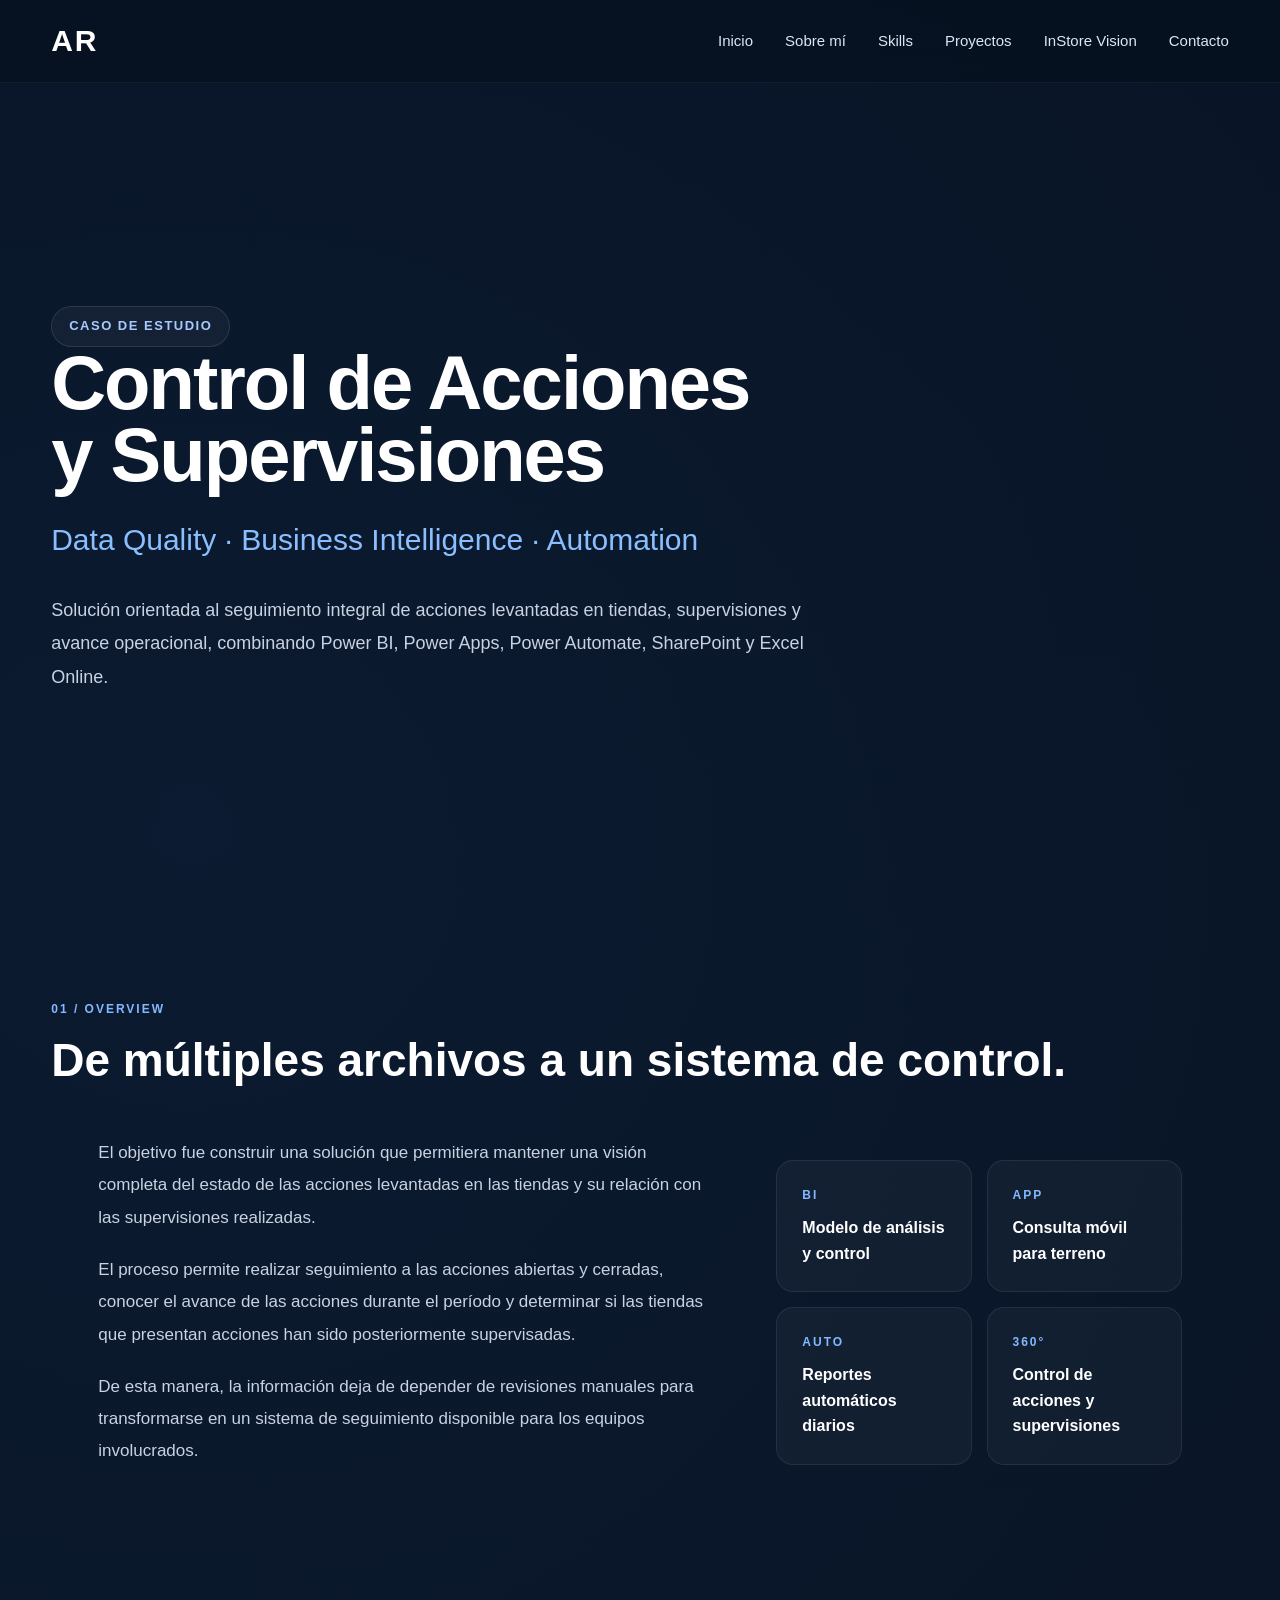
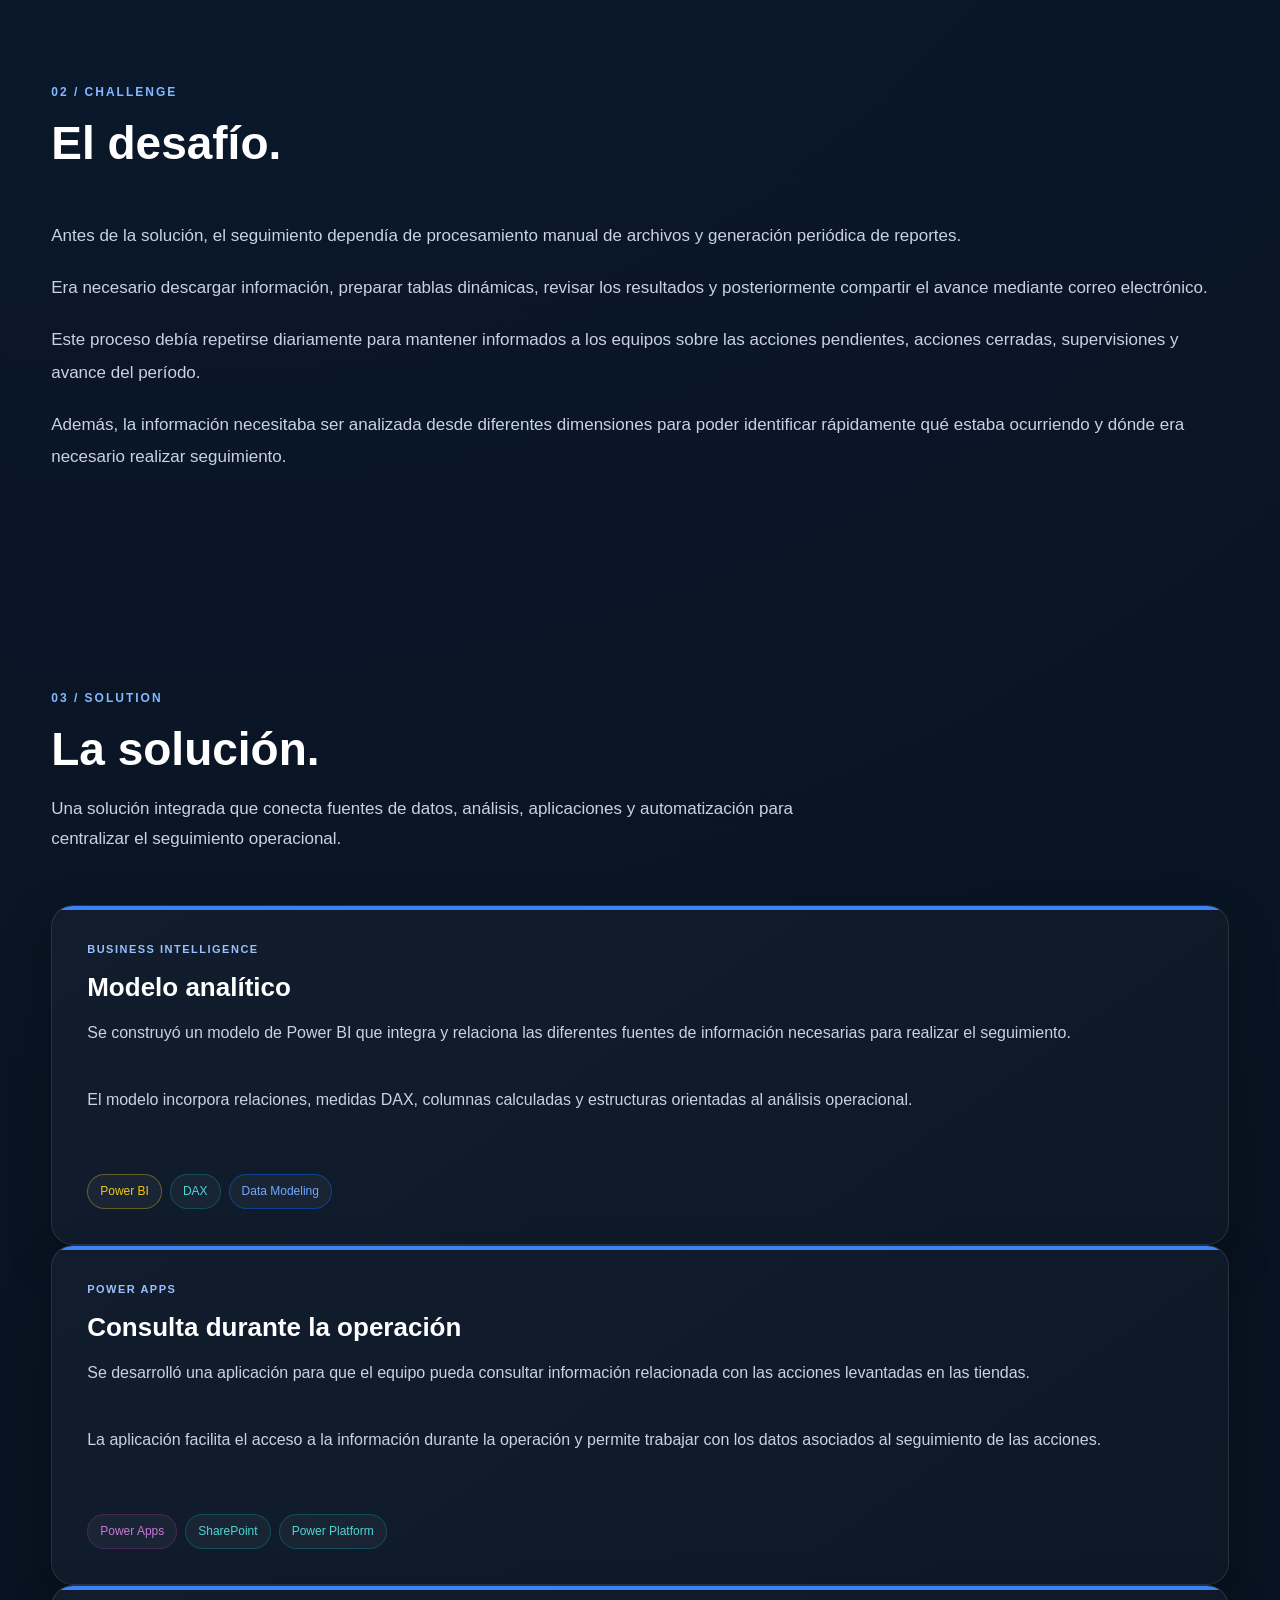
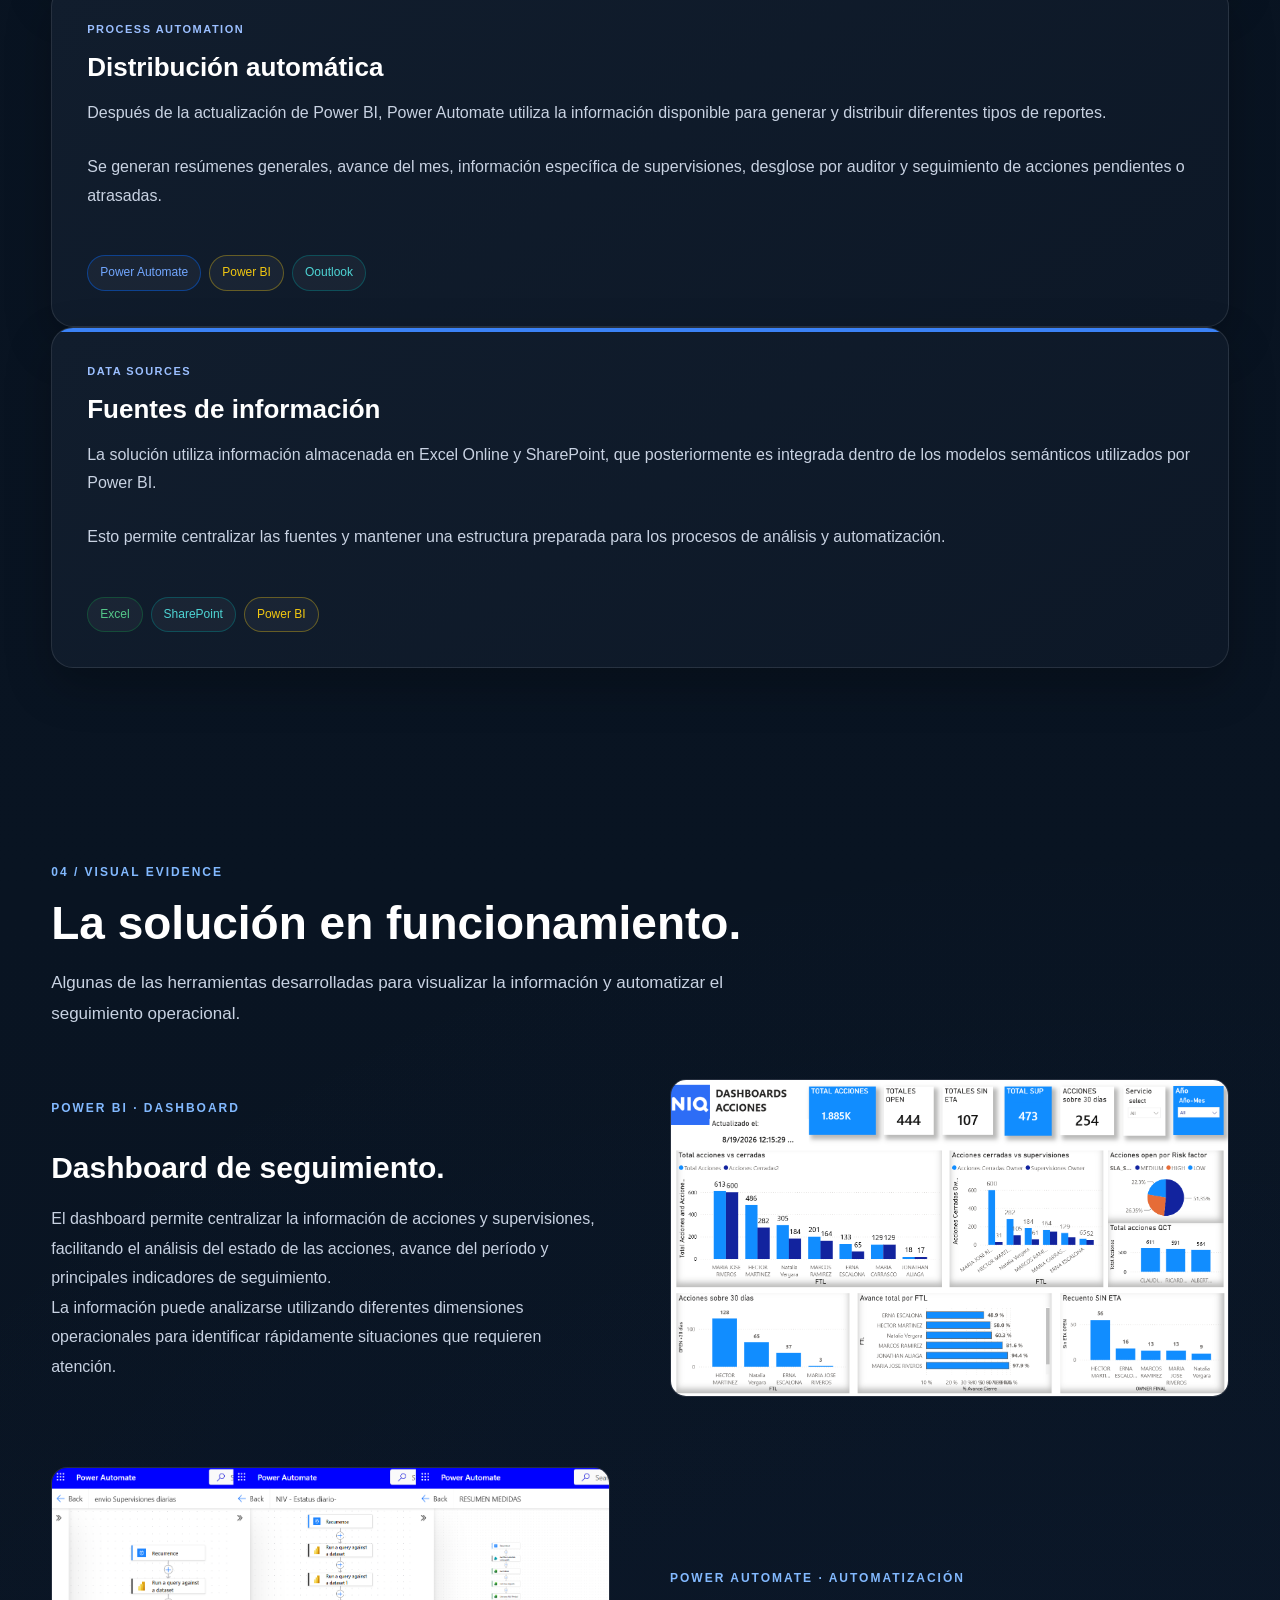
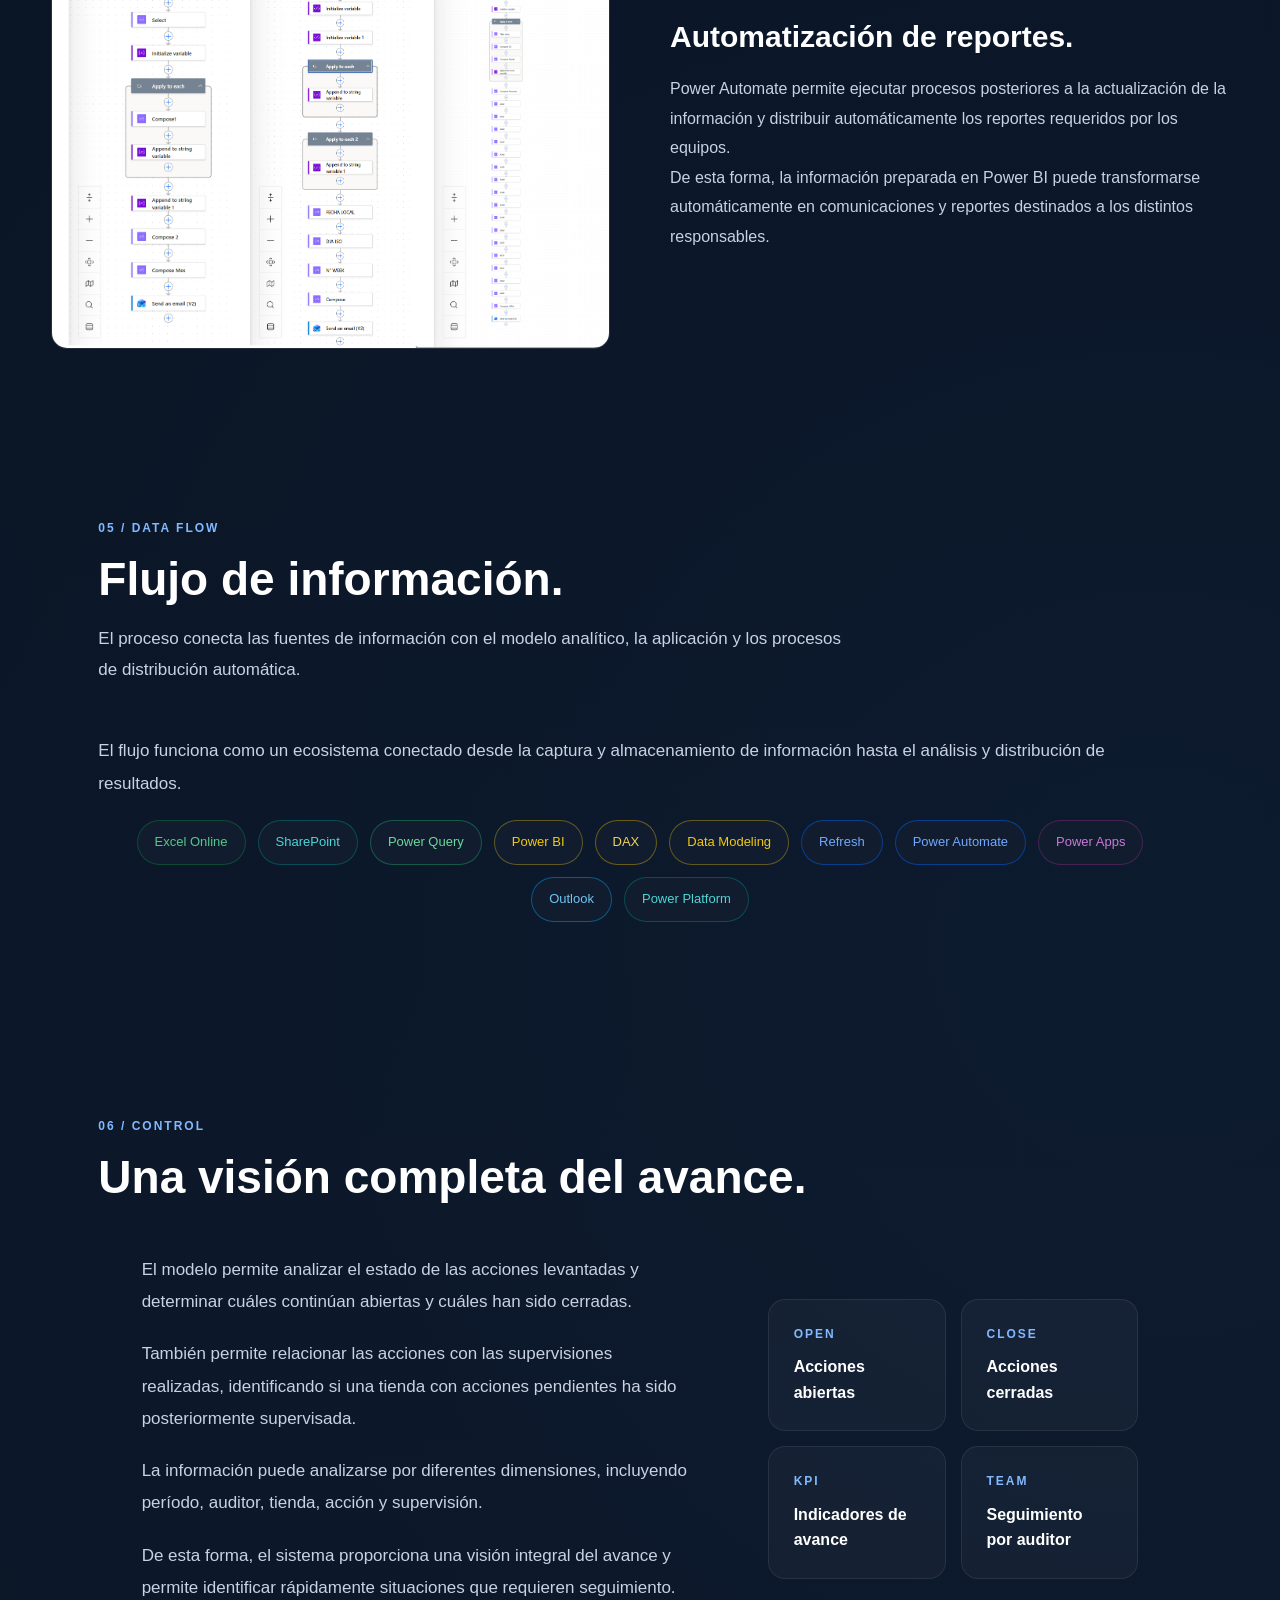
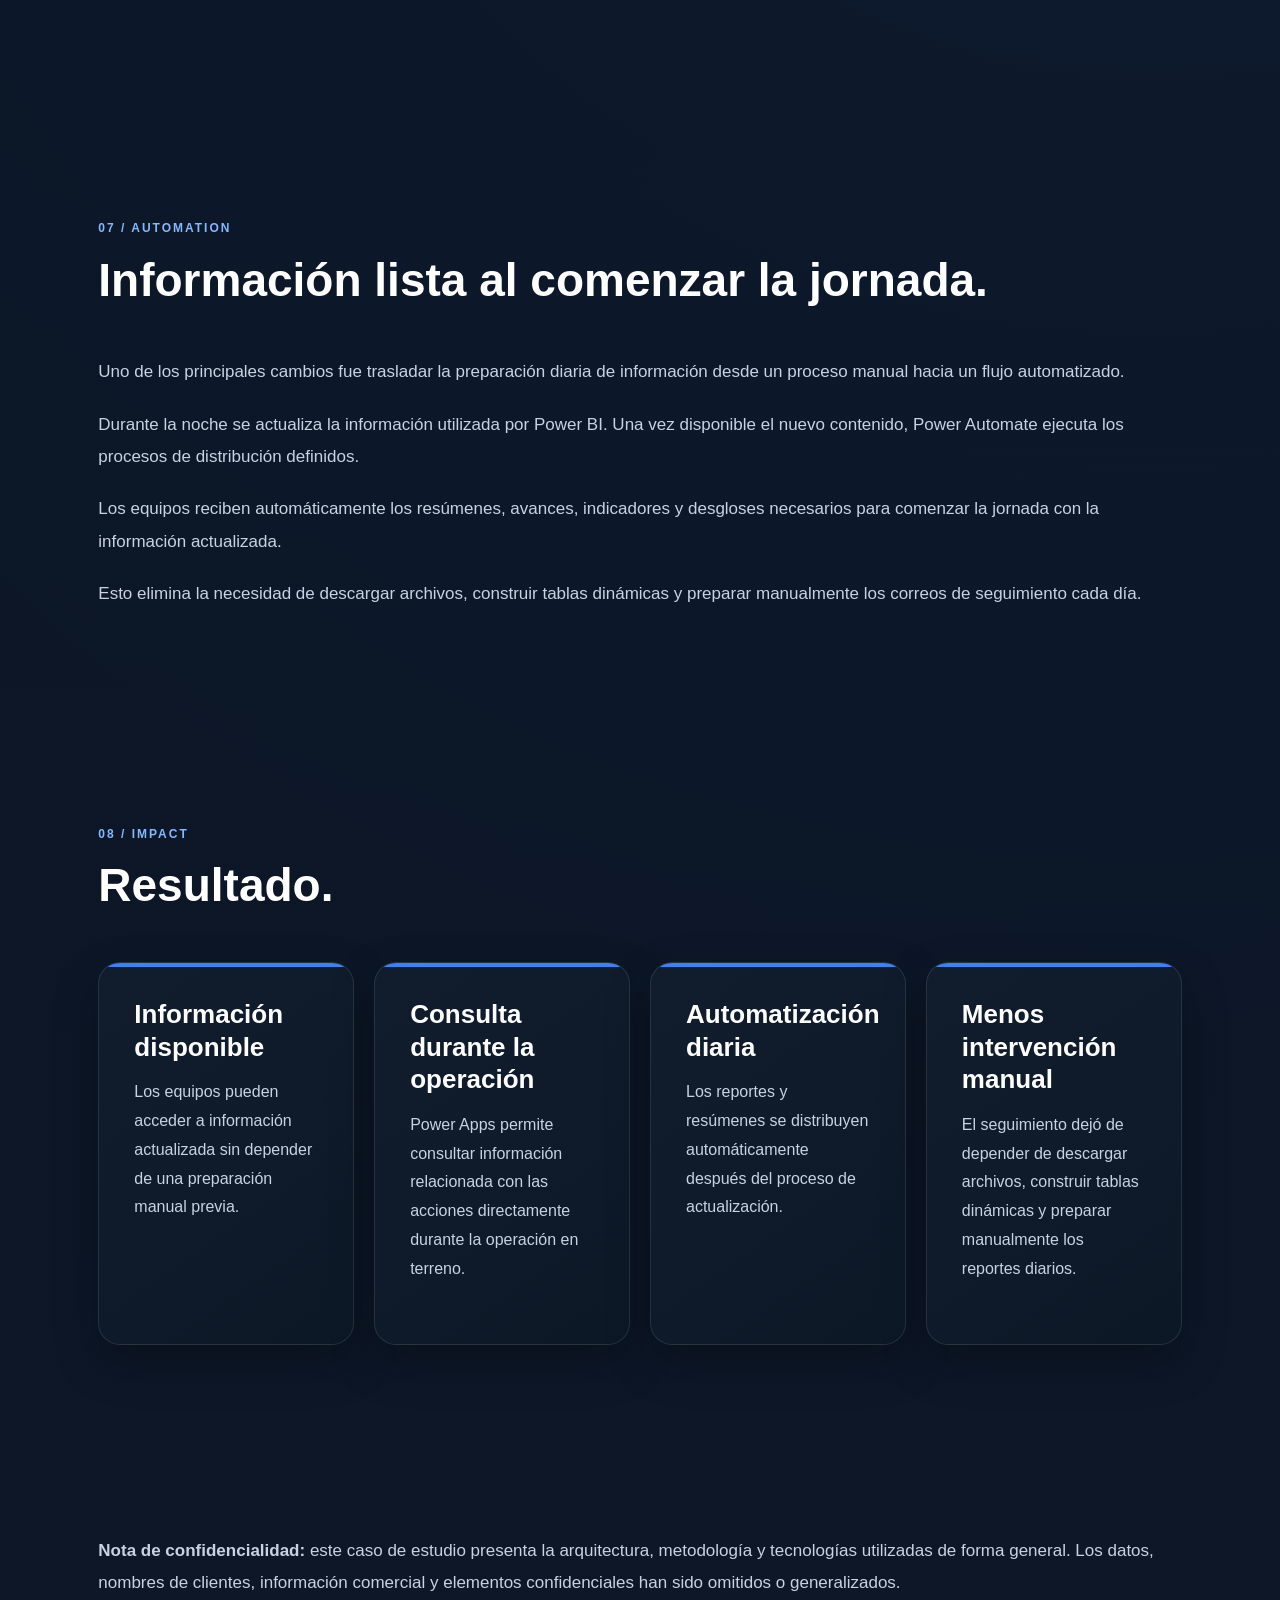
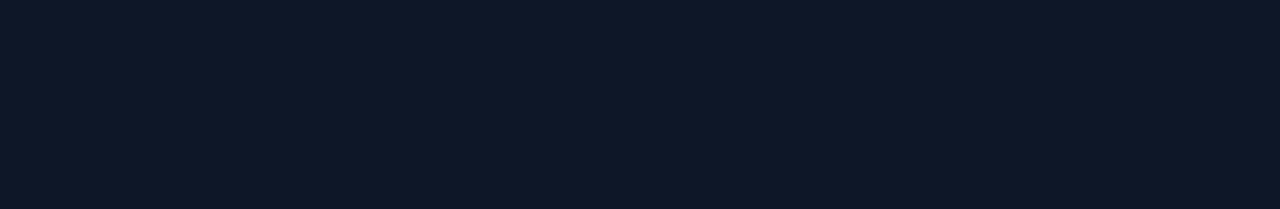
<file: project-control-acciones.html>
<!doctype html>
<html lang="es">

<head>

    <meta charset="utf-8">

    <meta name="viewport" content="width=device-width, initial-scale=1">

    <meta name="description"
        content="Caso de estudio de Control de Acciones y Supervisiones: Business Intelligence, Power Apps y automatización con Power Automate.">

    <link rel="stylesheet" href="assets/css/style.css">

    <title>Control de Acciones y Supervisiones | Alberto Rubilar</title>

</head>


<body>


<!-- =====================================================
     HEADER / NAVEGACIÓN
===================================================== -->

<header>

    <div class="container nav">

        <div class="logo">
            AR
        </div>


        <nav>

            <a href="index.html">
                Inicio
            </a>

            <a href="about.html">
                Sobre mí
            </a>

            <a href="skills.html">
                Skills
            </a>

            <a href="projects.html">
                Proyectos
            </a>

            <a href="project-instorevision.html">
                InStore Vision
            </a>

            <a href="contact.html">
                Contacto
            </a>

        </nav>

    </div>

</header>



<!-- =====================================================
     HERO
===================================================== -->

<section class="hero">

    <div class="hero-left">

        <span class="tag">
            CASO DE ESTUDIO
        </span>


        <h1>
            Control de Acciones
            <br>
            y Supervisiones
        </h1>


        <h2>
            Data Quality · Business Intelligence · Automation
        </h2>


        <p>
            Solución orientada al seguimiento integral de acciones
            levantadas en tiendas, supervisiones y avance operacional,
            combinando Power BI, Power Apps, Power Automate,
            SharePoint y Excel Online.
        </p>

    </div>

</section>



<main>


<!-- =====================================================
     01 / OVERVIEW
===================================================== -->

<section class="section">

    <div class="section-header">

        <span class="section-tag">
            01 / OVERVIEW
        </span>


        <h2>
            De múltiples archivos a un sistema de control.
        </h2>

    </div>


    <div class="about-grid">


        <div class="about-text">

            <p class="lead">
                El objetivo fue construir una solución que permitiera
                mantener una visión completa del estado de las acciones
                levantadas en las tiendas y su relación con las
                supervisiones realizadas.
            </p>


            <p>
                El proceso permite realizar seguimiento a las acciones
                abiertas y cerradas, conocer el avance de las acciones
                durante el período y determinar si las tiendas que
                presentan acciones han sido posteriormente supervisadas.
            </p>


            <p>
                De esta manera, la información deja de depender de
                revisiones manuales para transformarse en un sistema
                de seguimiento disponible para los equipos involucrados.
            </p>

        </div>



        <div class="about-highlights">


            <div class="highlight-card">

                <span class="highlight-number">
                    BI
                </span>

                <span class="highlight-label">
                    Modelo de análisis y control
                </span>

            </div>


            <div class="highlight-card">

                <span class="highlight-number">
                    APP
                </span>

                <span class="highlight-label">
                    Consulta móvil para terreno
                </span>

            </div>


            <div class="highlight-card">

                <span class="highlight-number">
                    AUTO
                </span>

                <span class="highlight-label">
                    Reportes automáticos diarios
                </span>

            </div>


            <div class="highlight-card">

                <span class="highlight-number">
                    360°
                </span>

                <span class="highlight-label">
                    Control de acciones y supervisiones
                </span>

            </div>

        </div>

    </div>

</section>



<!-- =====================================================
     02 / CHALLENGE
===================================================== -->

<section class="section">

    <div class="section-header">

        <span class="section-tag">
            02 / CHALLENGE
        </span>


        <h2>
            El desafío.
        </h2>

    </div>


    <div class="about-text">

        <p class="lead">
            Antes de la solución, el seguimiento dependía de
            procesamiento manual de archivos y generación periódica
            de reportes.
        </p>


        <p>
            Era necesario descargar información, preparar tablas
            dinámicas, revisar los resultados y posteriormente
            compartir el avance mediante correo electrónico.
        </p>


        <p>
            Este proceso debía repetirse diariamente para mantener
            informados a los equipos sobre las acciones pendientes,
            acciones cerradas, supervisiones y avance del período.
        </p>


        <p>
            Además, la información necesitaba ser analizada desde
            diferentes dimensiones para poder identificar rápidamente
            qué estaba ocurriendo y dónde era necesario realizar
            seguimiento.
        </p>

    </div>

</section>



<!-- =====================================================
     03 / SOLUTION
===================================================== -->

<section class="section">

    <div class="section-header">

        <span class="section-tag">
            03 / SOLUTION
        </span>


        <h2>
            La solución.
        </h2>


        <p class="section-subtitle">
            Una solución integrada que conecta fuentes de datos,
            análisis, aplicaciones y automatización para centralizar
            el seguimiento operacional.
        </p>

    </div>


    <div class="projects-grid">


        <!-- POWER BI -->

        <article class="project-card">

            <span class="project-category">
                BUSINESS INTELLIGENCE
            </span>


            <h3>
                Modelo analítico
            </h3>


            <p>
                Se construyó un modelo de Power BI que integra y
                relaciona las diferentes fuentes de información
                necesarias para realizar el seguimiento.
            </p>


            <p>
                El modelo incorpora relaciones, medidas DAX,
                columnas calculadas y estructuras orientadas
                al análisis operacional.
            </p>


            <div class="project-tech">

                <span class="tech-powerbi">Power BI</span>
                <span class="tech-sharepoint">DAX</span>
                <span class="tech-powerautomate">Data Modeling</span>

            </div>

        </article>



        <!-- POWER APPS -->

        <article class="project-card">

            <span class="project-category">
                POWER APPS
            </span>


            <h3>
                Consulta durante la operación
            </h3>


            <p>
                Se desarrolló una aplicación para que el equipo
                pueda consultar información relacionada con las
                acciones levantadas en las tiendas.
            </p>


            <p>
                La aplicación facilita el acceso a la información
                durante la operación y permite trabajar con los
                datos asociados al seguimiento de las acciones.
            </p>


            <div class="project-tech">

                <span class="tech-powerapps">Power Apps</span>
                <span class="tech-sharepoint">SharePoint</span>
                <span class="tech-sharepoint">Power Platform</span>

            </div>

        </article>



        <!-- POWER AUTOMATE -->

        <article class="project-card">

            <span class="project-category">
                PROCESS AUTOMATION
            </span>


            <h3>
                Distribución automática
            </h3>


            <p>
                Después de la actualización de Power BI,
                Power Automate utiliza la información disponible
                para generar y distribuir diferentes tipos de
                reportes.
            </p>


            <p>
                Se generan resúmenes generales, avance del mes,
                información específica de supervisiones, desglose
                por auditor y seguimiento de acciones pendientes
                o atrasadas.
            </p>


            <div class="project-tech">

                <span class="tech-powerautomate">Power Automate</span>
                <span class="tech-powerbi">Power BI</span>
                <span class="tech-sharepoint">Ooutlook</span>

            </div>

        </article>



        <!-- DATA SOURCES -->

        <article class="project-card">

            <span class="project-category">
                DATA SOURCES
            </span>


            <h3>
                Fuentes de información
            </h3>


            <p>
                La solución utiliza información almacenada en
                Excel Online y SharePoint, que posteriormente
                es integrada dentro de los modelos semánticos
                utilizados por Power BI.
            </p>


            <p>
                Esto permite centralizar las fuentes y mantener
                una estructura preparada para los procesos de
                análisis y automatización.
            </p>


            <div class="project-tech">

                <span class="tech-excel">Excel</span>
                <span class="tech-sharepoint">SharePoint</span>
                <span class="tech-powerbi">Power BI</span>

            </div>

        </article>

    </div>

</section>



<!-- =====================================================
     04 / VISUAL EVIDENCE
===================================================== -->

<section class="section">

    <div class="section-header">

        <span class="section-tag">
            04 / VISUAL EVIDENCE
        </span>


        <h2>
            La solución en funcionamiento.
        </h2>


        <p class="section-subtitle">
            Algunas de las herramientas desarrolladas para visualizar
            la información y automatizar el seguimiento operacional.
        </p>

    </div>



    <!-- =========================
         POWER BI DASHBOARD
    ========================== -->

  <article class="case-study-visual">

    <div class="case-study-visual-content">

        <span class="section-tag">
            POWER BI · DASHBOARD
        </span>

        <h3>
            Dashboard de seguimiento.
        </h3>

        <p>
            El dashboard permite centralizar la información de
            acciones y supervisiones, facilitando el análisis
            del estado de las acciones, avance del período y
            principales indicadores de seguimiento.
        </p>

        <p>
            La información puede analizarse utilizando diferentes
            dimensiones operacionales para identificar rápidamente
            situaciones que requieren atención.
        </p>

    </div>

    <div class="case-study-image">

        <img
            src="assets/img/control-acciones-dashboard.png"
            alt="Dashboard de Control de Acciones y Supervisiones en Power BI"
            loading="lazy"
        >

    </div>

</article>


    <!-- =========================
         POWER AUTOMATE
    ========================== -->

    <article class="case-study-visual reverse">

    <div class="case-study-visual-content">

        <span class="section-tag">
            POWER AUTOMATE · AUTOMATIZACIÓN
        </span>

        <h3>
            Automatización de reportes.
        </h3>

        <p>
            Power Automate permite ejecutar procesos posteriores
            a la actualización de la información y distribuir
            automáticamente los reportes requeridos por los
            equipos.
        </p>

        <p>
            De esta forma, la información preparada en Power BI
            puede transformarse automáticamente en comunicaciones
            y reportes destinados a los distintos responsables.
        </p>

    </div>

    <div class="case-study-image">

     <img
            src="assets/img/control-acciones-power-automate.png"
            alt="Flujo de Power Automate para distribución de reportes"
            loading="lazy"
        >

    </div>

</article>


<!-- =====================================================
     05 / DATA FLOW
===================================================== -->

<section class="section">

    <div class="section-header">

        <span class="section-tag">
            05 / DATA FLOW
        </span>


        <h2>
            Flujo de información.
        </h2>


        <p class="section-subtitle">
            El proceso conecta las fuentes de información con el
            modelo analítico, la aplicación y los procesos de
            distribución automática.
        </p>

    </div>


    <div class="about-text">

        <p class="lead">
            El flujo funciona como un ecosistema conectado desde
            la captura y almacenamiento de información hasta el
            análisis y distribución de resultados.
        </p>

    </div>


    <div class="tech-list">

    <span class="tech-excel">Excel Online</span>

    <span class="tech-sharepoint">SharePoint</span>

    <span class="tech-powerquery">Power Query</span>

    <span class="tech-powerbi">Power BI</span>

    <span class="tech-dax">DAX</span>

    <span class="tech-powerbi">Data Modeling</span>

    <span class="tech-powerautomate">Refresh</span>

    <span class="tech-powerautomate">Power Automate</span>

    <span class="tech-powerapps">Power Apps</span>

    <span class="tech-m365">Outlook</span>

    <span class="tech-sharepoint">Power Platform</span>


    </div>

</section>



<!-- =====================================================
     06 / CONTROL
===================================================== -->

<section class="section">

    <div class="section-header">

        <span class="section-tag">
            06 / CONTROL
        </span>


        <h2>
            Una visión completa del avance.
        </h2>

    </div>


    <div class="about-grid">


        <div class="about-text">

            <p>
                El modelo permite analizar el estado de las acciones
                levantadas y determinar cuáles continúan abiertas
                y cuáles han sido cerradas.
            </p>


            <p>
                También permite relacionar las acciones con las
                supervisiones realizadas, identificando si una tienda
                con acciones pendientes ha sido posteriormente
                supervisada.
            </p>


            <p>
                La información puede analizarse por diferentes
                dimensiones, incluyendo período, auditor, tienda,
                acción y supervisión.
            </p>


            <p>
                De esta forma, el sistema proporciona una visión
                integral del avance y permite identificar rápidamente
                situaciones que requieren seguimiento.
            </p>

        </div>



        <div class="about-highlights">


            <div class="highlight-card">

                <span class="highlight-number">
                    OPEN
                </span>

                <span class="highlight-label">
                    Acciones abiertas
                </span>

            </div>


            <div class="highlight-card">

                <span class="highlight-number">
                    CLOSE
                </span>

                <span class="highlight-label">
                    Acciones cerradas
                </span>

            </div>


            <div class="highlight-card">

                <span class="highlight-number">
                    KPI
                </span>

                <span class="highlight-label">
                    Indicadores de avance
                </span>

            </div>


            <div class="highlight-card">

                <span class="highlight-number">
                    TEAM
                </span>

                <span class="highlight-label">
                    Seguimiento por auditor
                </span>

            </div>

        </div>

    </div>

</section>



<!-- =====================================================
     07 / AUTOMATION
===================================================== -->

<section class="section">

    <div class="section-header">

        <span class="section-tag">
            07 / AUTOMATION
        </span>


        <h2>
            Información lista al comenzar la jornada.
        </h2>

    </div>


    <div class="about-text">

        <p class="lead">
            Uno de los principales cambios fue trasladar la
            preparación diaria de información desde un proceso
            manual hacia un flujo automatizado.
        </p>


        <p>
            Durante la noche se actualiza la información utilizada
            por Power BI. Una vez disponible el nuevo contenido,
            Power Automate ejecuta los procesos de distribución
            definidos.
        </p>


        <p>
            Los equipos reciben automáticamente los resúmenes,
            avances, indicadores y desgloses necesarios para
            comenzar la jornada con la información actualizada.
        </p>


        <p>
            Esto elimina la necesidad de descargar archivos,
            construir tablas dinámicas y preparar manualmente
            los correos de seguimiento cada día.
        </p>

    </div>

</section>



<!-- =====================================================
     08 / IMPACT
===================================================== -->

<section class="section">

    <div class="section-header">

        <span class="section-tag">
            08 / IMPACT
        </span>


        <h2>
            Resultado.
        </h2>

    </div>


    <div class="impact-grid">


        <article class="project-card">

            <h3>
                Información disponible
            </h3>

            <p>
                Los equipos pueden acceder a información
                actualizada sin depender de una preparación
                manual previa.
            </p>

        </article>



        <article class="project-card">

            <h3>
                Consulta durante la operación
            </h3>

            <p>
                Power Apps permite consultar información
                relacionada con las acciones directamente
                durante la operación en terreno.
            </p>

        </article>



        <article class="project-card">

            <h3>
                Automatización diaria
            </h3>

            <p>
                Los reportes y resúmenes se distribuyen
                automáticamente después del proceso de
                actualización.
            </p>

        </article>



        <article class="project-card">

            <h3>
                Menos intervención manual
            </h3>

            <p>
                El seguimiento dejó de depender de descargar
                archivos, construir tablas dinámicas y preparar
                manualmente los reportes diarios.
            </p>

        </article>

    </div>

</section>

<!-- =====================================================
     CONFIDENCIALIDAD
===================================================== -->

<section class="section">

    <div class="about-text">

        <p>
            <strong>Nota de confidencialidad:</strong>
            este caso de estudio presenta la arquitectura,
            metodología y tecnologías utilizadas de forma general.
            Los datos, nombres de clientes, información comercial
            y elementos confidenciales han sido omitidos o
            generalizados.
        </p>

    </div>

</section>


</main>



<script src="assets/js/main.js"></script>


</body>

</html>
</file>
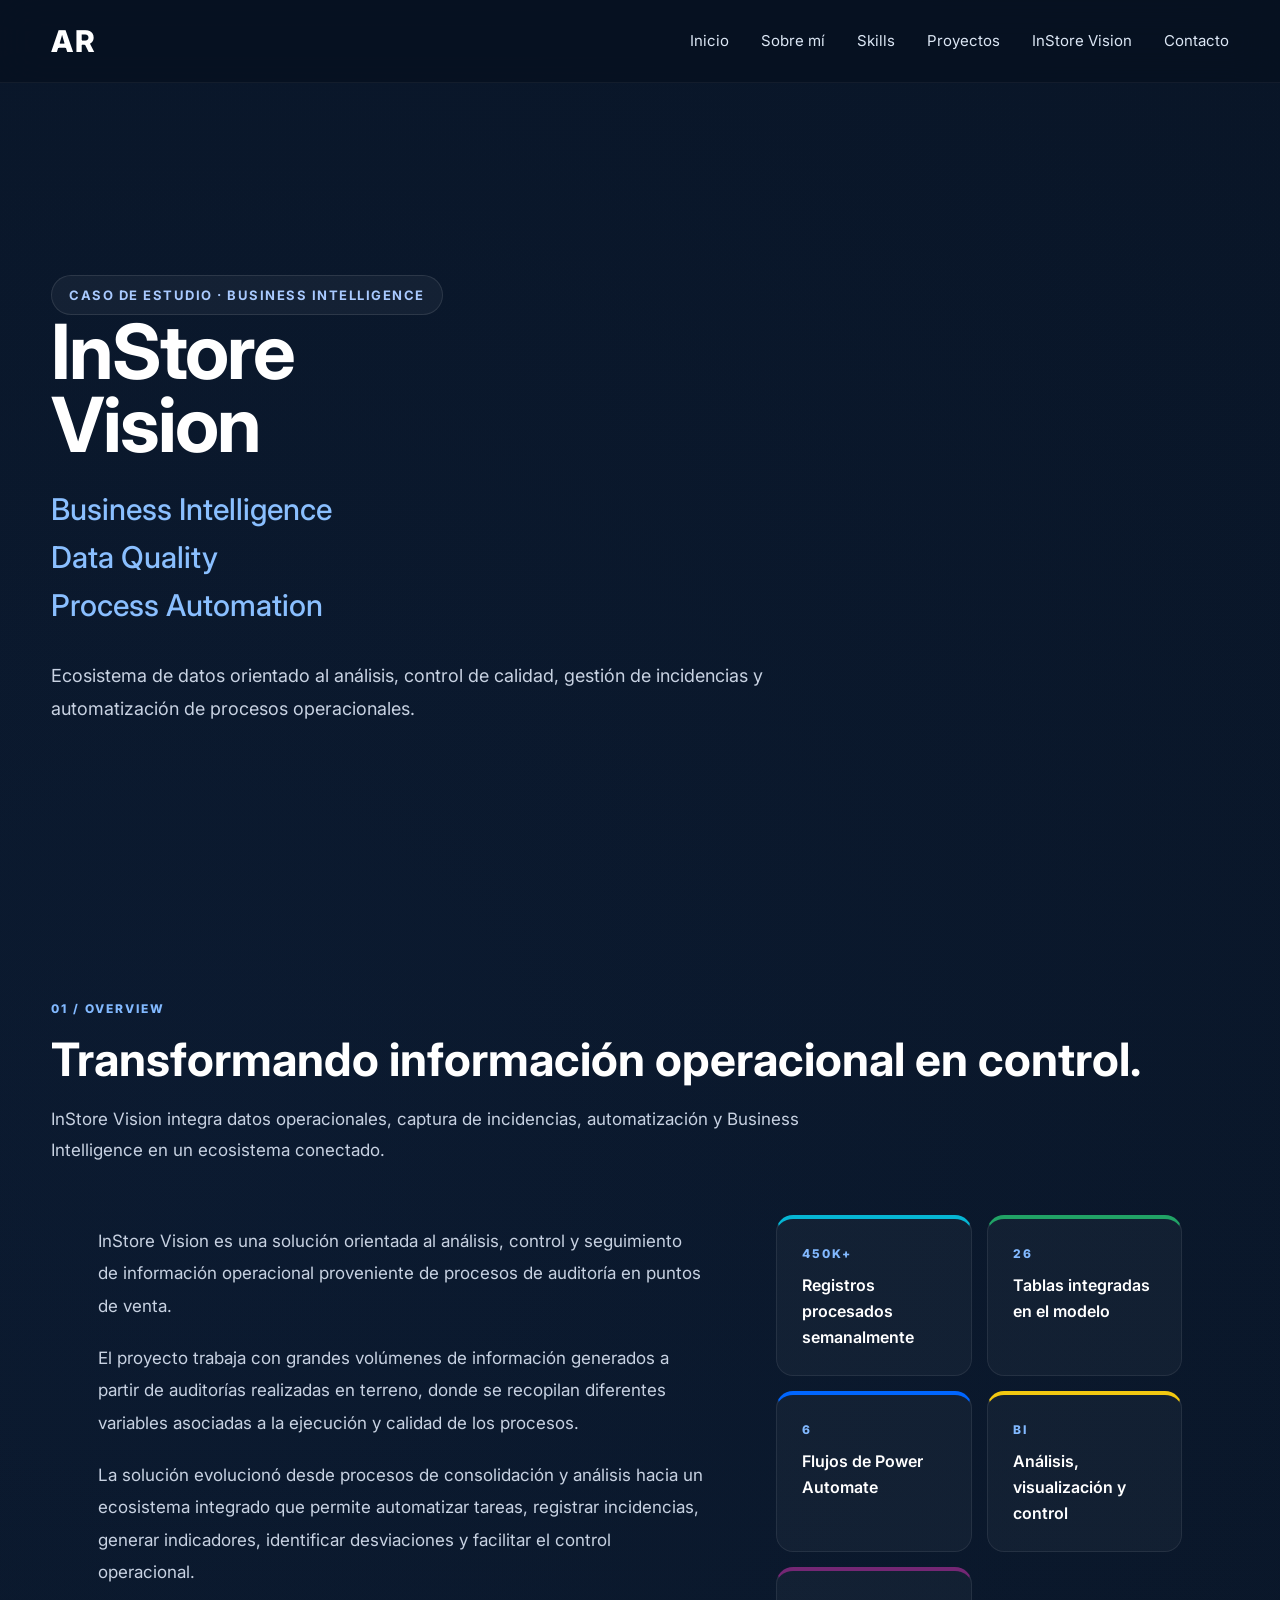
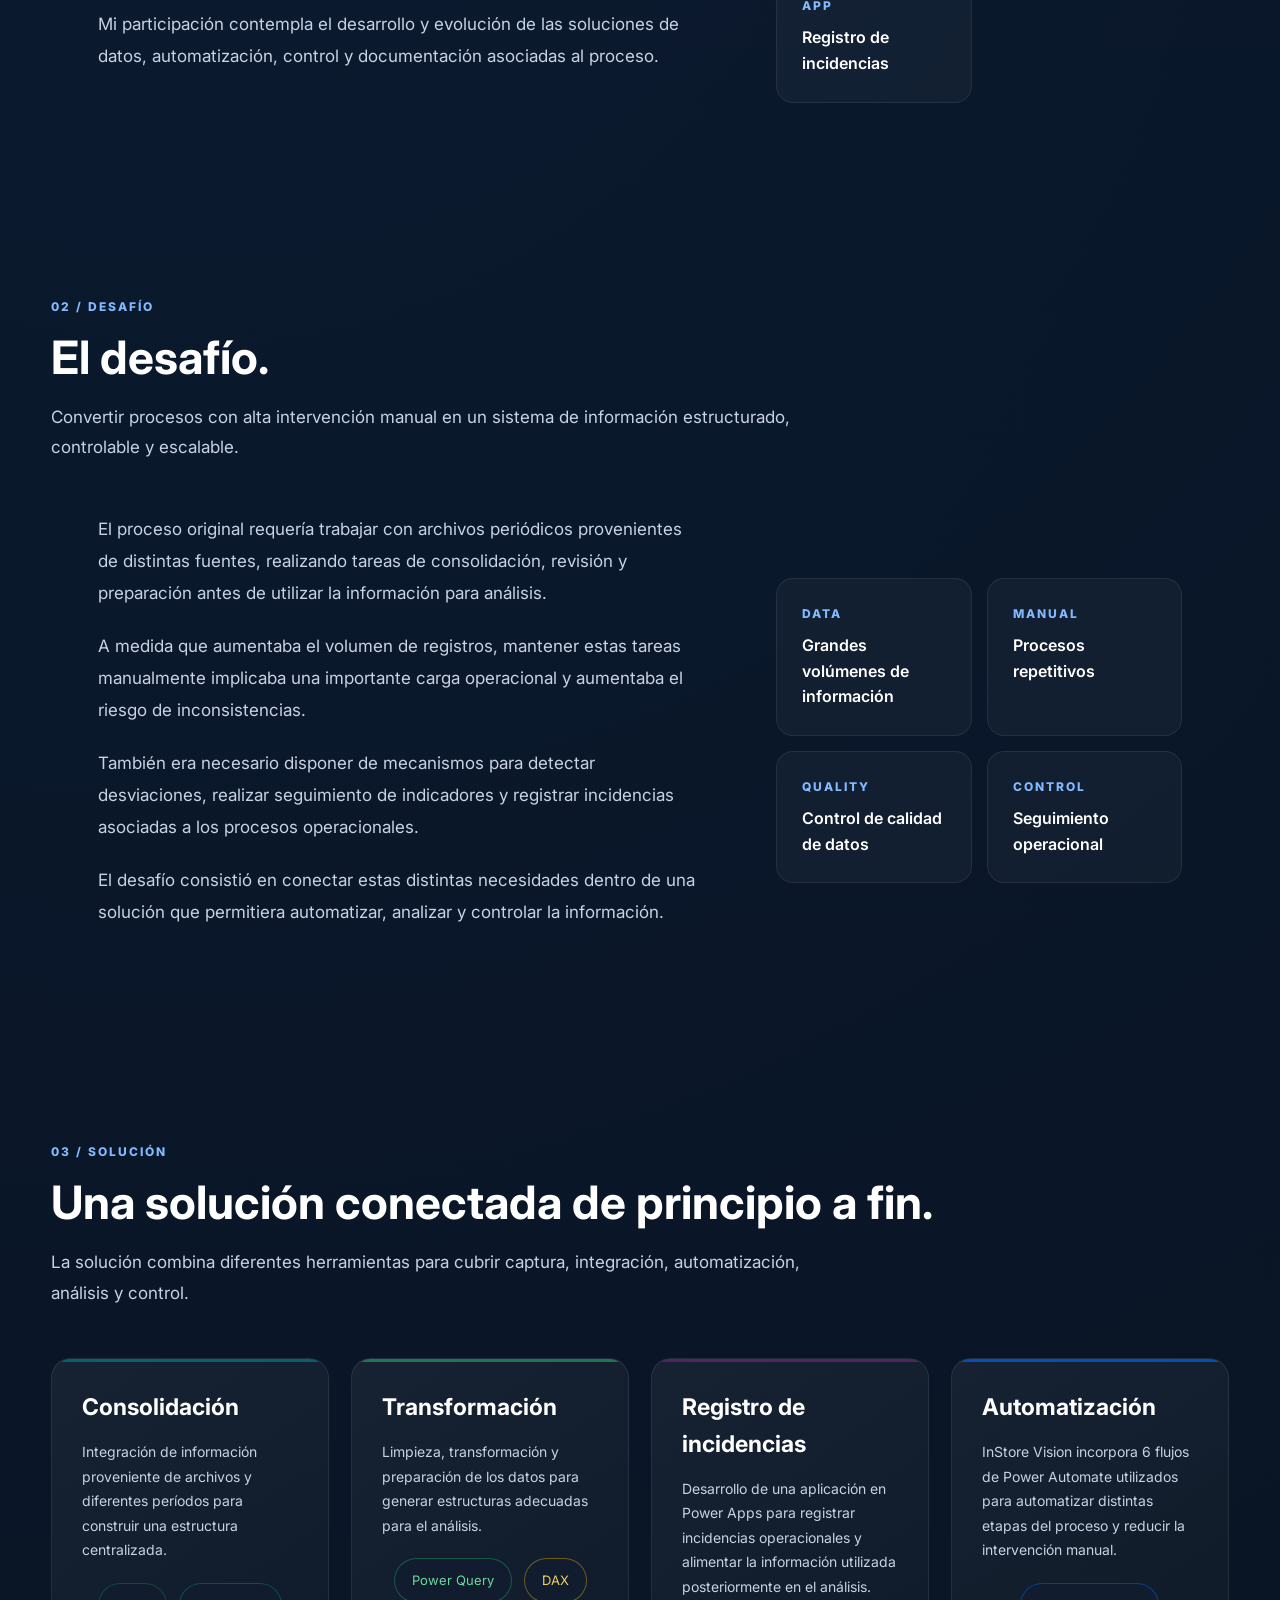
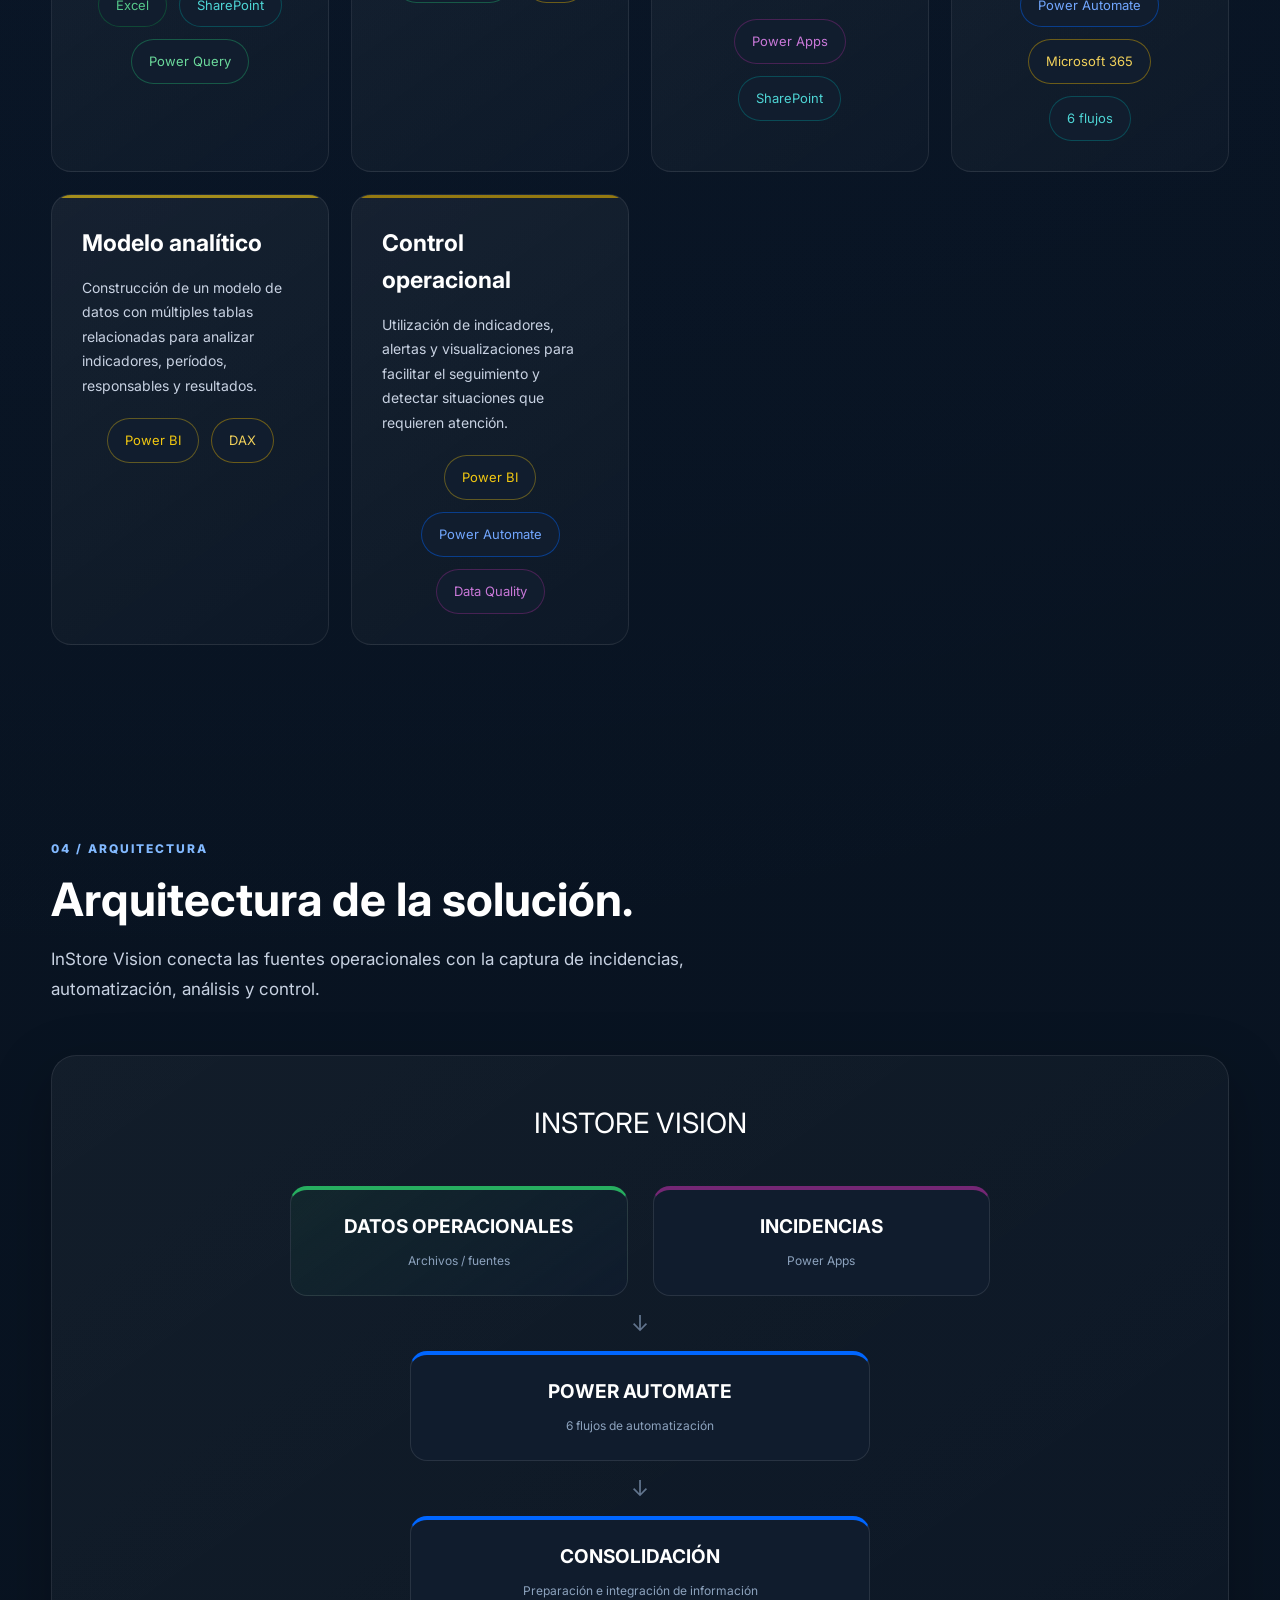
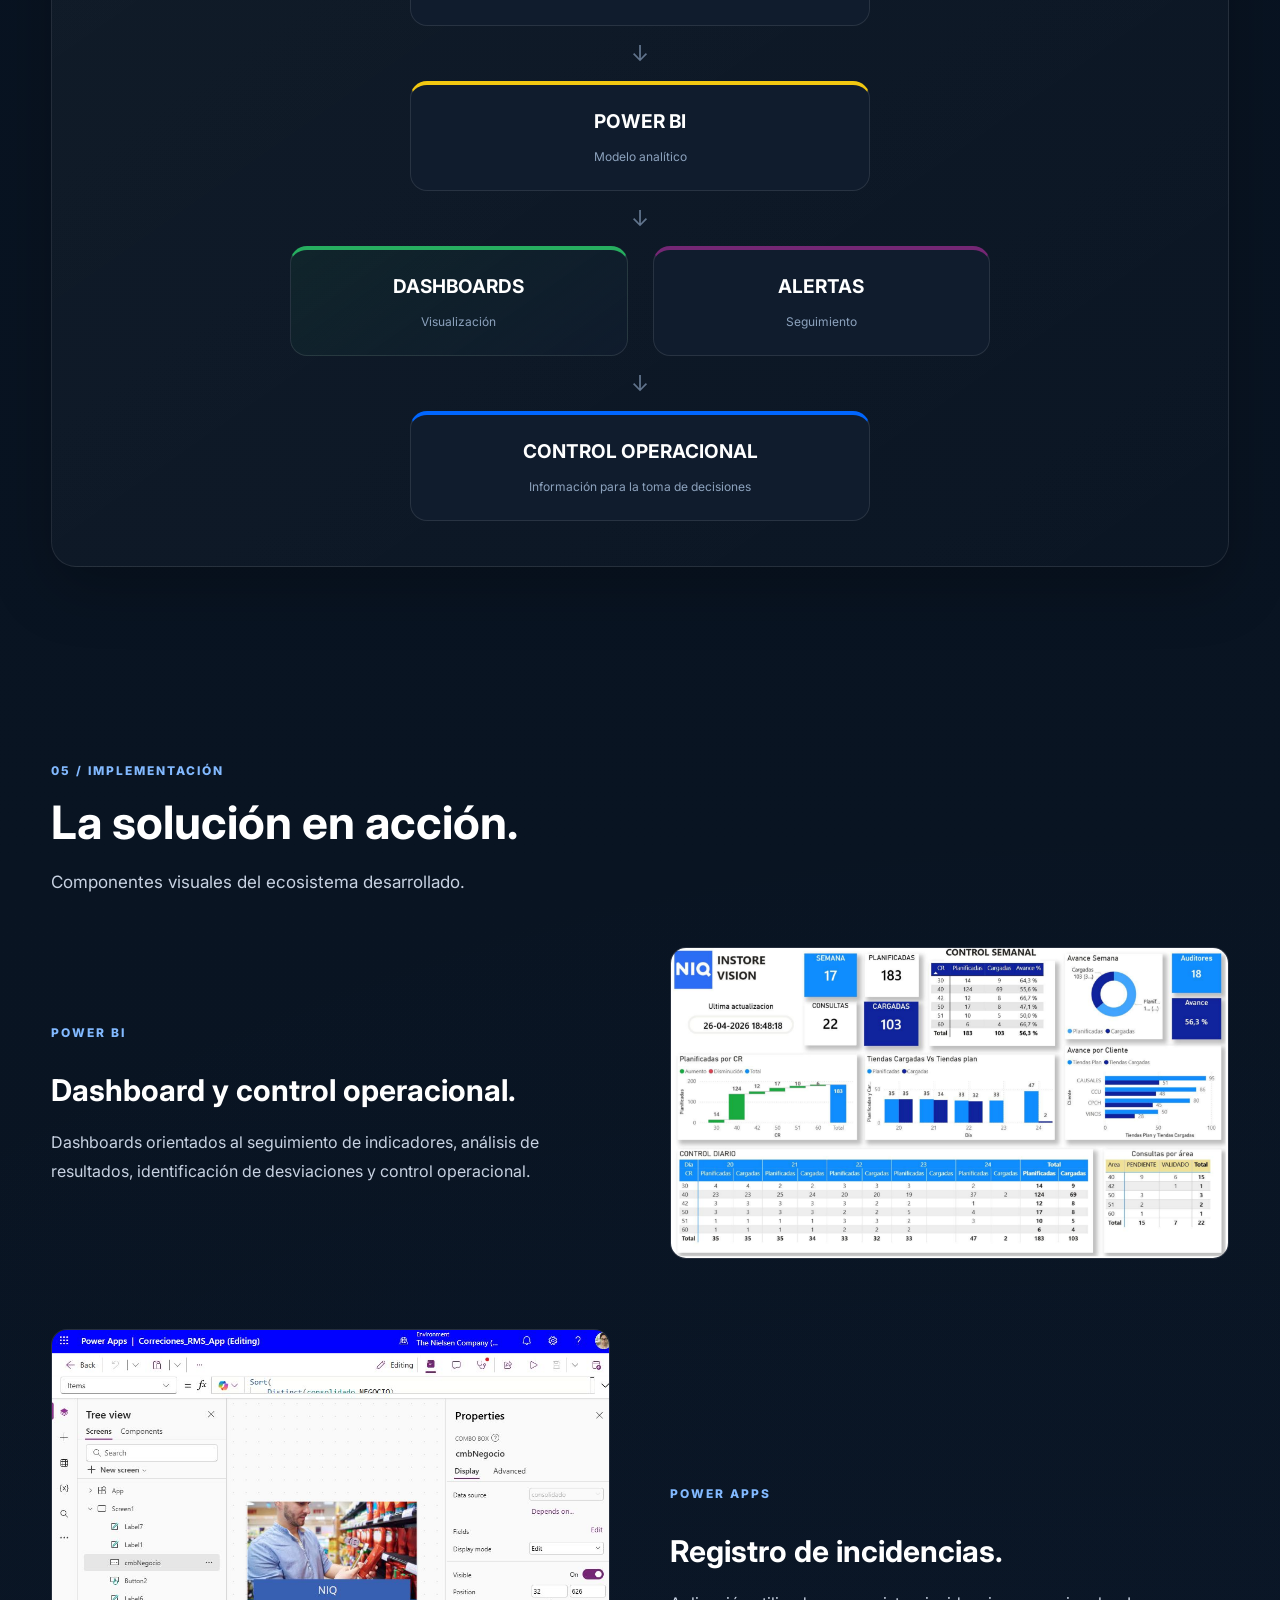
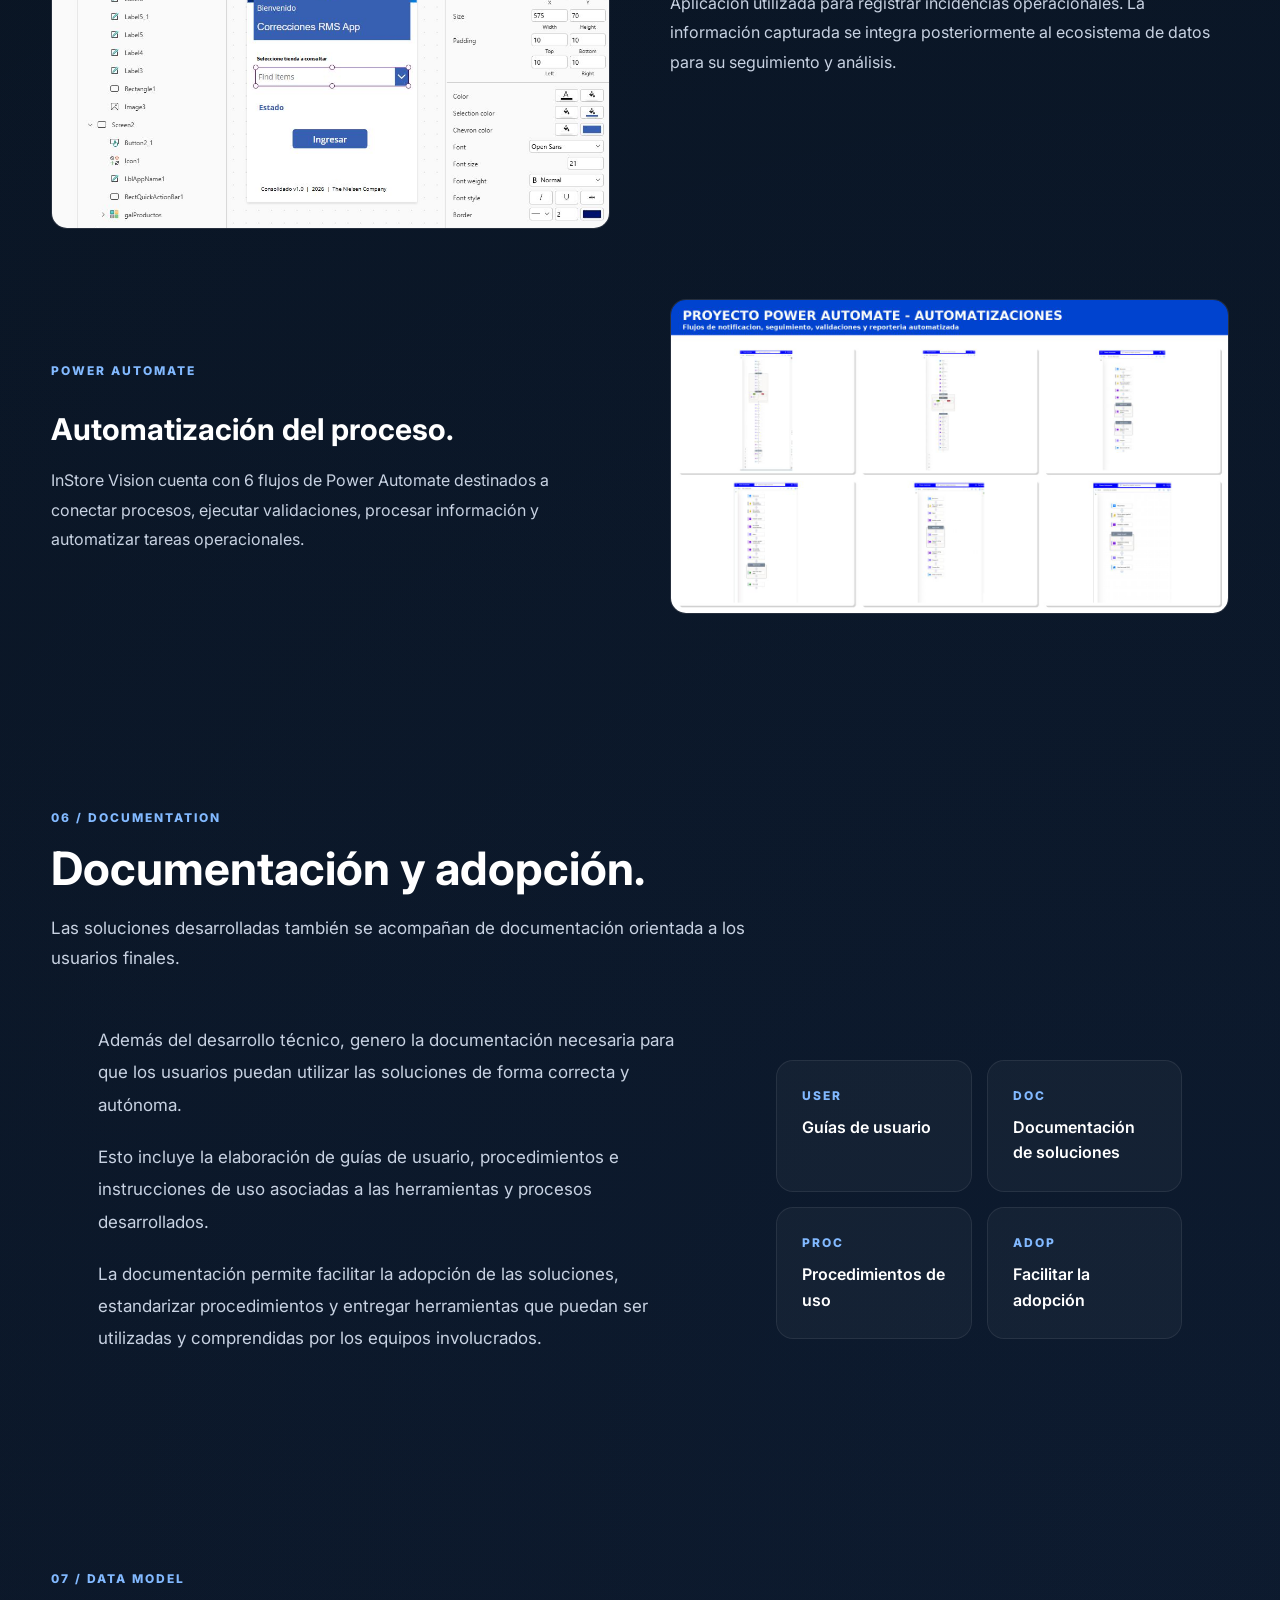
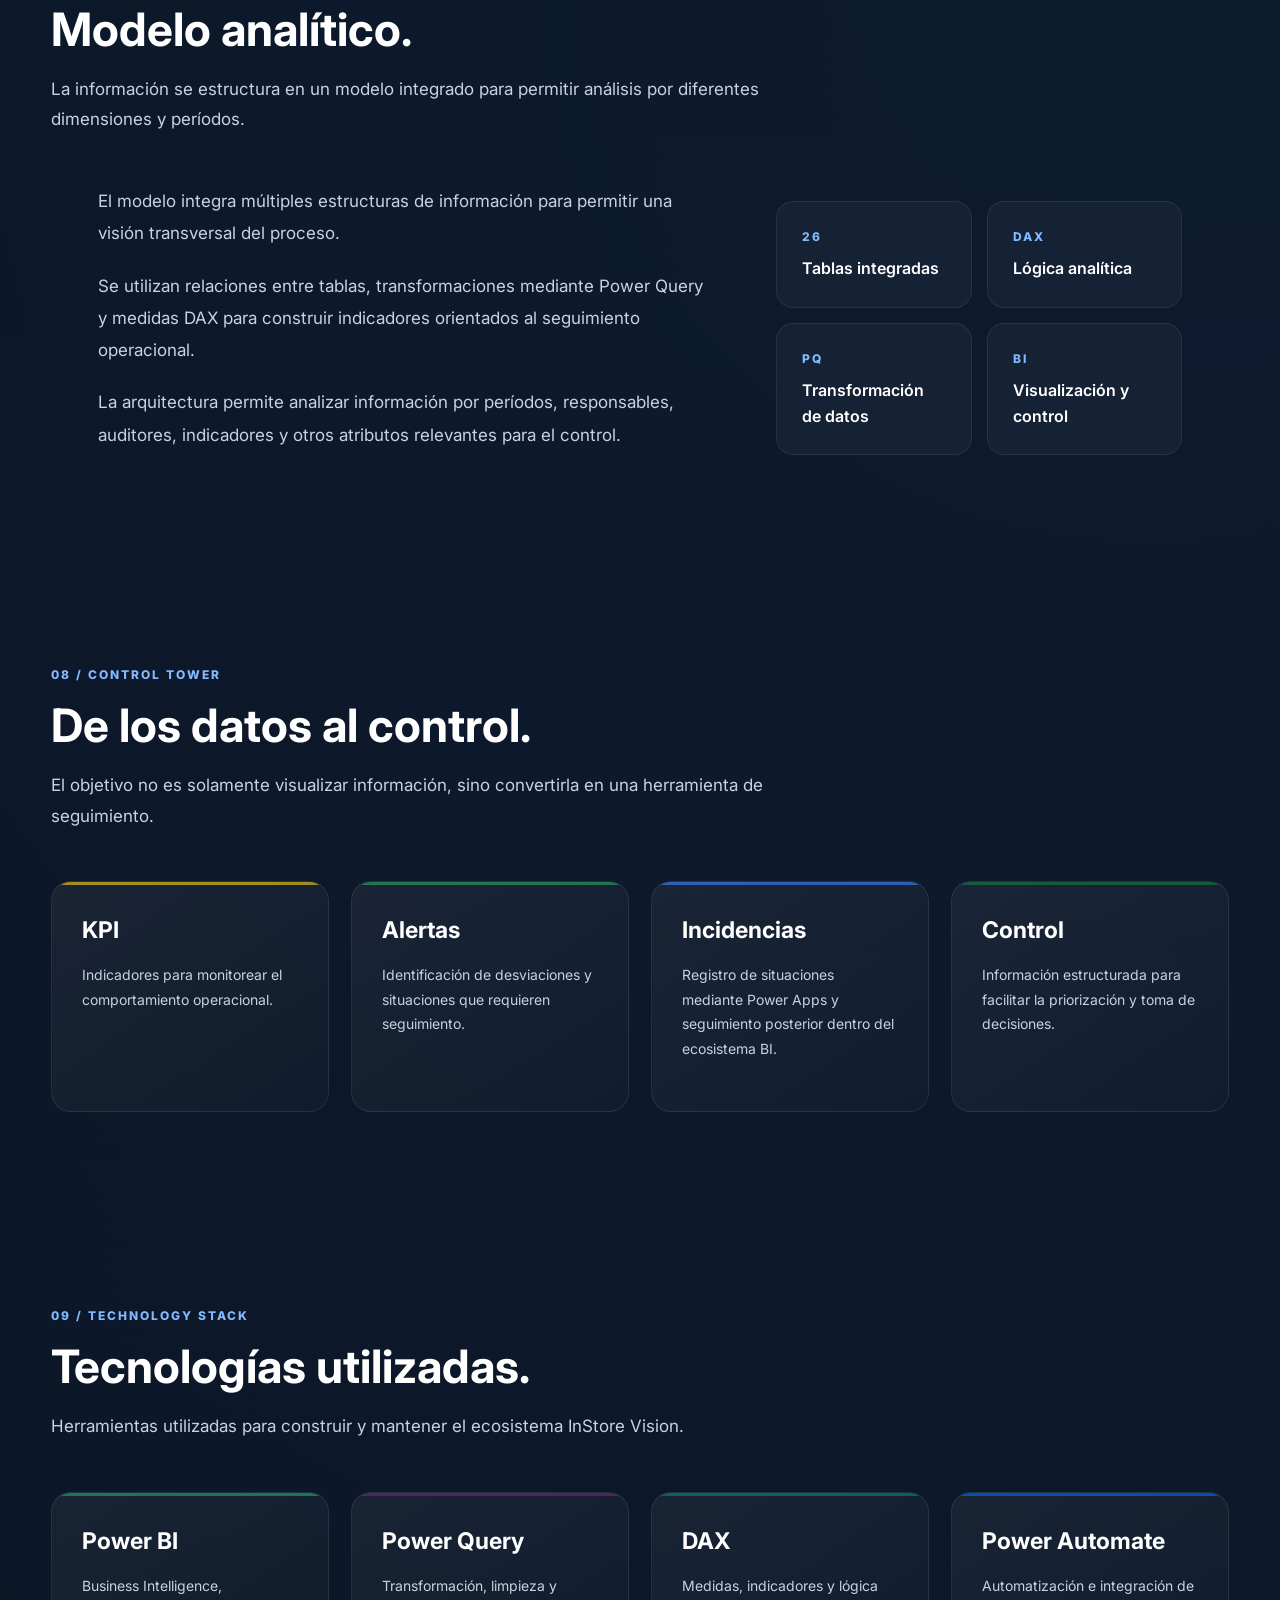
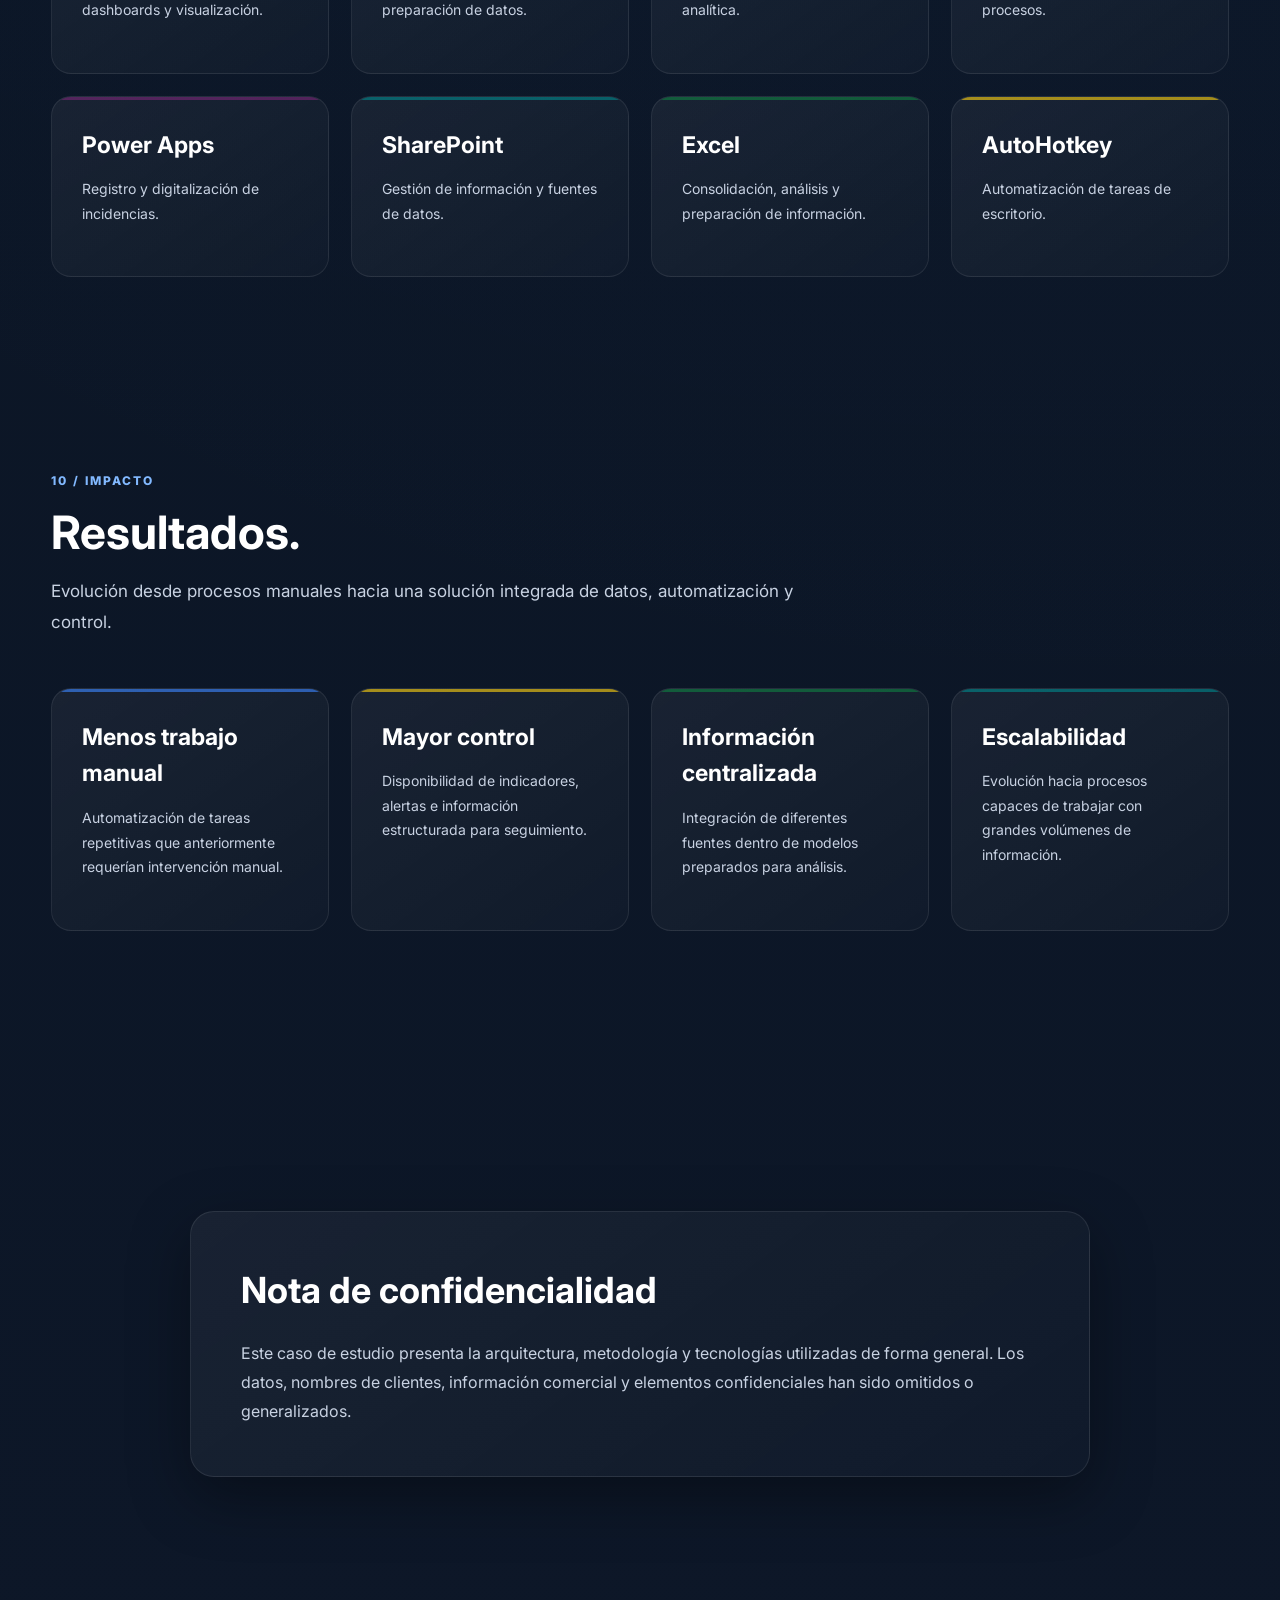
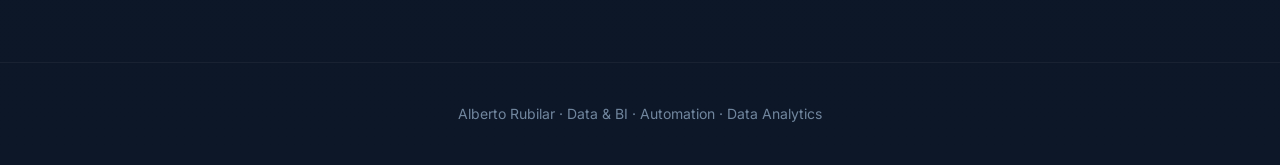
<file: project-instorevision.html>
<!DOCTYPE html>
<html lang="es">

<head>

    <meta charset="UTF-8">

    <meta name="viewport" content="width=device-width, initial-scale=1.0">

    <title>InStore Vision | Alberto Rubilar</title>

    <meta name="description"
        content="Caso de estudio de InStore Vision: Business Intelligence, Data Quality, Power Apps, Power Automate y automatización de procesos.">

    <link rel="preconnect" href="https://fonts.googleapis.com">

    <link rel="preconnect" href="https://fonts.gstatic.com" crossorigin>

    <link href="https://fonts.googleapis.com/css2?family=Inter:wght@300;400;500;600;700;800&display=swap"
        rel="stylesheet">

    <link rel="stylesheet" href="assets/css/style.css">

</head>


<body>


<div class="background"></div>



<!-- =========================
     HEADER / NAVEGACIÓN
========================== -->

<header>

    <div class="container nav">

        <div class="logo">
            AR
        </div>


        <nav>

            <a href="index.html">
                Inicio
            </a>

            <a href="about.html">
                Sobre mí
            </a>

            <a href="skills.html">
                Skills
            </a>

            <a href="projects.html">
                Proyectos
            </a>

            <a href="project-instorevision.html">
                InStore Vision
            </a>

            <a href="contact.html">
                Contacto
            </a>

        </nav>

    </div>

</header>



<!-- =========================
     HERO
========================== -->

<section class="hero">

    <div class="hero-left">

        <span class="tag">
            CASO DE ESTUDIO · BUSINESS INTELLIGENCE
        </span>

        <h1>
            InStore<br>
            Vision
        </h1>

        <h2>
            Business Intelligence<br>
            Data Quality<br>
            Process Automation
        </h2>

        <p>
            Ecosistema de datos orientado al análisis, control de calidad,
            gestión de incidencias y automatización de procesos
            operacionales.
        </p>

    </div>

</section>



<main>



<!-- =========================
     01 / OVERVIEW
========================== -->

<section class="section">

    <div class="section-header">

        <span class="section-tag">
            01 / OVERVIEW
        </span>

        <h2>
            Transformando información operacional en control.
        </h2>

        <p class="section-subtitle">
            InStore Vision integra datos operacionales, captura de
            incidencias, automatización y Business Intelligence en
            un ecosistema conectado.
        </p>

    </div>


    <div class="about-grid">

        <div class="about-text">

            <p class="lead">
                InStore Vision es una solución orientada al análisis,
                control y seguimiento de información operacional
                proveniente de procesos de auditoría en puntos de venta.
            </p>

            <p>
                El proyecto trabaja con grandes volúmenes de información
                generados a partir de auditorías realizadas en terreno,
                donde se recopilan diferentes variables asociadas a la
                ejecución y calidad de los procesos.
            </p>

            <p>
                La solución evolucionó desde procesos de consolidación
                y análisis hacia un ecosistema integrado que permite
                automatizar tareas, registrar incidencias, generar
                indicadores, identificar desviaciones y facilitar el
                control operacional.
            </p>

            <p>
                Mi participación contempla el desarrollo y evolución de
                las soluciones de datos, automatización, control y
                documentación asociadas al proceso.
            </p>

        </div>


        <div class="about-highlights">


            <div class="highlight-card overview-data">

                <span class="highlight-number">
                    450K+
                </span>

                <span class="highlight-label">
                    Registros procesados semanalmente
                </span>

            </div>


            <div class="highlight-card overview-tables">

                <span class="highlight-number">
                    26
                </span>

                <span class="highlight-label">
                    Tablas integradas en el modelo
                </span>

            </div>


            <div class="highlight-card overview-flow">

                <span class="highlight-number">
                    6
                </span>

                <span class="highlight-label">
                    Flujos de Power Automate
                </span>

            </div>


            <div class="highlight-card overview-bi">

                <span class="highlight-number">
                    BI
                </span>

                <span class="highlight-label">
                    Análisis, visualización y control
                </span>

            </div>


            <div class="highlight-card overview-app">

                <span class="highlight-number">
                    APP
                </span>

                <span class="highlight-label">
                    Registro de incidencias
                </span>

            </div>


        </div>

    </div>

</section>



<!-- =========================
     02 / DESAFÍO
========================== -->

<section class="section">

    <div class="section-header">

        <span class="section-tag">
            02 / DESAFÍO
        </span>

        <h2>
            El desafío.
        </h2>

        <p class="section-subtitle">
            Convertir procesos con alta intervención manual en un
            sistema de información estructurado, controlable y
            escalable.
        </p>

    </div>


    <div class="about-grid">

        <div class="about-text">

            <p>
                El proceso original requería trabajar con archivos
                periódicos provenientes de distintas fuentes, realizando
                tareas de consolidación, revisión y preparación antes
                de utilizar la información para análisis.
            </p>

            <p>
                A medida que aumentaba el volumen de registros, mantener
                estas tareas manualmente implicaba una importante carga
                operacional y aumentaba el riesgo de inconsistencias.
            </p>

            <p>
                También era necesario disponer de mecanismos para detectar
                desviaciones, realizar seguimiento de indicadores y
                registrar incidencias asociadas a los procesos
                operacionales.
            </p>

            <p>
                El desafío consistió en conectar estas distintas
                necesidades dentro de una solución que permitiera
                automatizar, analizar y controlar la información.
            </p>

        </div>


        <div class="about-highlights">


            <div class="highlight-card">

                <span class="highlight-number">
                    DATA
                </span>

                <span class="highlight-label">
                    Grandes volúmenes de información
                </span>

            </div>


            <div class="highlight-card">

                <span class="highlight-number">
                    MANUAL
                </span>

                <span class="highlight-label">
                    Procesos repetitivos
                </span>

            </div>


            <div class="highlight-card">

                <span class="highlight-number">
                    QUALITY
                </span>

                <span class="highlight-label">
                    Control de calidad de datos
                </span>

            </div>


            <div class="highlight-card">

                <span class="highlight-number">
                    CONTROL
                </span>

                <span class="highlight-label">
                    Seguimiento operacional
                </span>

            </div>


        </div>

    </div>

</section>



<!-- =========================
     03 / SOLUCIÓN
========================== -->

<section class="section">

    <div class="section-header">

        <span class="section-tag">
            03 / SOLUCIÓN
        </span>

        <h2>
            Una solución conectada de principio a fin.
        </h2>

        <p class="section-subtitle">
            La solución combina diferentes herramientas para cubrir
            captura, integración, automatización, análisis y control.
        </p>

    </div>


    <div class="skills-grid">


        <article class="skill skill-sharepoint">

            <h3>
                Consolidación
            </h3>

            <p>
                Integración de información proveniente de archivos y
                diferentes períodos para construir una estructura
                centralizada.
            </p>

<div class="tech-list">

    <span class="tech-excel">Excel</span>
    <span class="tech-sharepoint">SharePoint</span>
    <span class="tech-powerquery">Power Query</span>

</div>

        </article>



        <article class="skill skill-powerquery">

            <h3>
                Transformación
            </h3>

            <p>
                Limpieza, transformación y preparación de los datos
                para generar estructuras adecuadas para el análisis.
            </p>

<div class="tech-list">

    <span class="tech-powerquery">Power Query</span>
    <span class="tech-dax">DAX</span>

</div>

        </article>



        <article class="skill skill-powerapps">

            <h3>
                Registro de incidencias
            </h3>

            <p>
                Desarrollo de una aplicación en Power Apps para
                registrar incidencias operacionales y alimentar la
                información utilizada posteriormente en el análisis.
            </p>

<div class="tech-list">

    <span class="tech-powerapps">Power Apps</span>
    <span class="tech-sharepoint">SharePoint</span>

</div>


        </article>



        <article class="skill skill-powerautomate">
            <h3>
                Automatización
            </h3>

            <p>
                InStore Vision incorpora 6 flujos de Power Automate
                utilizados para automatizar distintas etapas del
                proceso y reducir la intervención manual.
            </p>

            <div class="tech-list">

<span class="tech-powerautomate">Power Automate</span>
<span class="tech-dax">Microsoft 365</span>
<span class="tech-sharepoint">6 flujos</span
            </div>

        </article>



        <article class="skill skill-powerbi">

            <h3>
                Modelo analítico
            </h3>

            <p>
                Construcción de un modelo de datos con múltiples
                tablas relacionadas para analizar indicadores,
                períodos, responsables y resultados.
            </p>

<div class="tech-list">

    <span class="tech-powerbi">Power BI</span>
    <span class="tech-dax">DAX</span>

</div>

        </article>



        <article class="skill skill-dax">

            <h3>
                Control operacional
            </h3>

            <p>
                Utilización de indicadores, alertas y visualizaciones
                para facilitar el seguimiento y detectar situaciones
                que requieren atención.
            </p>

<div class="tech-list">

    <span class="tech-powerbi">Power BI</span>
    <span class="tech-powerautomate">Power Automate</span>
    <span class="tech-powerapps">Data Quality</span>

</div>

        </article>


    </div>

</section>



<!-- =========================
     04 / ARQUITECTURA
========================== -->

<section class="section">

    <div class="section-header">

        <span class="section-tag">
            04 / ARQUITECTURA
        </span>

        <h2>
            Arquitectura de la solución.
        </h2>

        <p class="section-subtitle">
            InStore Vision conecta las fuentes operacionales con la
            captura de incidencias, automatización, análisis y control.
        </p>

    </div>


    <div class="architecture">


        <div class="architecture-title">
            INSTORE VISION
        </div>


        <div class="architecture-row">


            <div class="architecture-node architecture-result">

                <strong>
                    DATOS OPERACIONALES
                </strong>

                <span>
                    Archivos / fuentes
                </span>

            </div>


            <div class="architecture-node architecture-powerapps">

                <strong>
                    INCIDENCIAS
                </strong>

                <span>
                    Power Apps
                </span>

            </div>


        </div>


        <div class="architecture-arrow">
            ↓
        </div>


        <div class="architecture-node architecture-main">

            <strong>
                POWER AUTOMATE
            </strong>

            <span>
                6 flujos de automatización
            </span>

        </div>


        <div class="architecture-arrow">
            ↓
        </div>


        <div class="architecture-node architecture-main">

            <strong>
                CONSOLIDACIÓN
            </strong>

            <span>
                Preparación e integración de información
            </span>

        </div>


        <div class="architecture-arrow">
            ↓
        </div>


        <div class="architecture-node architecture-powerbi">

            <strong>
                POWER BI
            </strong>

            <span>
                Modelo analítico
            </span>

        </div>


        <div class="architecture-arrow">
            ↓
        </div>


        <div class="architecture-row">


            <div class="architecture-node architecture-result">

                <strong>
                    DASHBOARDS
                </strong>

                <span>
                    Visualización
                </span>

            </div>


            <div class="architecture-node architecture-powerapps">

                <strong>
                    ALERTAS
                </strong>

                <span>
                    Seguimiento
                </span>

            </div>


        </div>


        <div class="architecture-arrow">
            ↓
        </div>


        <div class="architecture-node architecture-main">

            <strong>
                CONTROL OPERACIONAL
            </strong>

            <span>
                Información para la toma de decisiones
            </span>

        </div>


    </div>

</section>


<!-- =========================
     05 / IMPLEMENTACIÓN
========================== -->

<section class="section">

    <div class="section-header">

        <span class="section-tag">
            05 / IMPLEMENTACIÓN
        </span>

        <h2>
            La solución en acción.
        </h2>

        <p class="section-subtitle">
            Componentes visuales del ecosistema desarrollado.
        </p>

    </div>



    <!-- POWER BI -->

    <article class="case-study-visual">

        <div class="case-study-visual-content">

            <span class="section-tag">
                POWER BI
            </span>

            <h3>
                Dashboard y control operacional.
            </h3>

            <p>
                Dashboards orientados al seguimiento de indicadores,
                análisis de resultados, identificación de desviaciones
                y control operacional.
            </p>

        </div>


        <div class="case-study-image">

            <img
                src="assets/img/instorevision-dashboard.jpg"
                alt="Dashboard de InStore Vision desarrollado en Power BI"
                loading="lazy"
            >

        </div>

    </article>



    <!-- POWER APPS -->

    <article class="case-study-visual reverse">

        <div class="case-study-visual-content">

            <span class="section-tag">
                POWER APPS
            </span>

            <h3>
                Registro de incidencias.
            </h3>

            <p>
                Aplicación utilizada para registrar incidencias
                operacionales. La información capturada se integra
                posteriormente al ecosistema de datos para su
                seguimiento y análisis.
            </p>

        </div>


        <div class="case-study-image">

            <img
                src="assets/img/instorevision-powerapps.jpg"
                alt="Aplicación Power Apps para registro de incidencias de InStore Vision"
                loading="lazy"
            >

        </div>

    </article>



    <!-- POWER AUTOMATE -->

    <article class="case-study-visual">

        <div class="case-study-visual-content">

            <span class="section-tag">
                POWER AUTOMATE
            </span>

            <h3>
                Automatización del proceso.
            </h3>

            <p>
                InStore Vision cuenta con 6 flujos de Power Automate
                destinados a conectar procesos, ejecutar validaciones,
                procesar información y automatizar tareas operacionales.
            </p>

        </div>


        <div class="case-study-image">

            <img
                src="assets/img/instorevision-powerautomate.jpg"
                alt="Flujo de Power Automate utilizado en InStore Vision"
                loading="lazy"
            >

        </div>

    </article>

</section>



<!-- =========================
     06 / DOCUMENTACIÓN
========================== -->

<section class="section">

    <div class="section-header">

        <span class="section-tag">
            06 / DOCUMENTATION
        </span>

        <h2>
            Documentación y adopción.
        </h2>

        <p class="section-subtitle">
            Las soluciones desarrolladas también se acompañan de
            documentación orientada a los usuarios finales.
        </p>

    </div>


    <div class="about-grid">


        <div class="about-text">

            <p class="lead">
                Además del desarrollo técnico, genero la documentación
                necesaria para que los usuarios puedan utilizar las
                soluciones de forma correcta y autónoma.
            </p>

            <p>
                Esto incluye la elaboración de guías de usuario,
                procedimientos e instrucciones de uso asociadas a
                las herramientas y procesos desarrollados.
            </p>

            <p>
                La documentación permite facilitar la adopción de las
                soluciones, estandarizar procedimientos y entregar
                herramientas que puedan ser utilizadas y comprendidas
                por los equipos involucrados.
            </p>

        </div>


        <div class="about-highlights">


            <div class="highlight-card">

                <span class="highlight-number">
                    USER
                </span>

                <span class="highlight-label">
                    Guías de usuario
                </span>

            </div>


            <div class="highlight-card">

                <span class="highlight-number">
                    DOC
                </span>

                <span class="highlight-label">
                    Documentación de soluciones
                </span>

            </div>


            <div class="highlight-card">

                <span class="highlight-number">
                    PROC
                </span>

                <span class="highlight-label">
                    Procedimientos de uso
                </span>

            </div>


            <div class="highlight-card">

                <span class="highlight-number">
                    ADOP
                </span>

                <span class="highlight-label">
                    Facilitar la adopción
                </span>

            </div>


        </div>

    </div>

</section>



<!-- =========================
     07 / DATA MODEL
========================== -->

<section class="section">

    <div class="section-header">

        <span class="section-tag">
            07 / DATA MODEL
        </span>

        <h2>
            Modelo analítico.
        </h2>

        <p class="section-subtitle">
            La información se estructura en un modelo integrado para
            permitir análisis por diferentes dimensiones y períodos.
        </p>

    </div>


    <div class="about-grid">


        <div class="about-text">

            <p class="lead">
                El modelo integra múltiples estructuras de información
                para permitir una visión transversal del proceso.
            </p>

            <p>
                Se utilizan relaciones entre tablas, transformaciones
                mediante Power Query y medidas DAX para construir
                indicadores orientados al seguimiento operacional.
            </p>

            <p>
                La arquitectura permite analizar información por
                períodos, responsables, auditores, indicadores y
                otros atributos relevantes para el control.
            </p>

        </div>


        <div class="about-highlights">


            <div class="highlight-card">

                <span class="highlight-number">
                    26
                </span>

                <span class="highlight-label">
                    Tablas integradas
                </span>

            </div>


            <div class="highlight-card">

                <span class="highlight-number">
                    DAX
                </span>

                <span class="highlight-label">
                    Lógica analítica
                </span>

            </div>


            <div class="highlight-card">

                <span class="highlight-number">
                    PQ
                </span>

                <span class="highlight-label">
                    Transformación de datos
                </span>

            </div>


            <div class="highlight-card">

                <span class="highlight-number">
                    BI
                </span>

                <span class="highlight-label">
                    Visualización y control
                </span>

            </div>


        </div>

    </div>

</section>



<!-- =========================
     08 / CONTROL TOWER
========================== -->

<section class="section">

    <div class="section-header">

        <span class="section-tag">
            08 / CONTROL TOWER
        </span>

        <h2>
            De los datos al control.
        </h2>

        <p class="section-subtitle">
            El objetivo no es solamente visualizar información,
            sino convertirla en una herramienta de seguimiento.
        </p>

    </div>


    <div class="skills-grid">


        <div class="skill skill-powerbi">

            <h3>
                KPI
            </h3>

            <p>
                Indicadores para monitorear el comportamiento
                operacional.
            </p>

        </div>


        <div class="skill skill-powerquery">

            <h3>
                Alertas
            </h3>

            <p>
                Identificación de desviaciones y situaciones que
                requieren seguimiento.
            </p>

        </div>


        <div class="skill">

            <h3>
                Incidencias
            </h3>

            <p>
                Registro de situaciones mediante Power Apps y
                seguimiento posterior dentro del ecosistema BI.
            </p>

        </div>


        <div class="skill skill-excel">

            <h3>
                Control
            </h3>

            <p>
                Información estructurada para facilitar la
                priorización y toma de decisiones.
            </p>

        </div>


    </div>

</section>



<!-- =========================
     09 / TECNOLOGÍAS
========================== -->

<section class="section">

    <div class="section-header">

        <span class="section-tag">
            09 / TECHNOLOGY STACK
        </span>

        <h2>
            Tecnologías utilizadas.
        </h2>

        <p class="section-subtitle">
            Herramientas utilizadas para construir y mantener el
            ecosistema InStore Vision.
        </p>

    </div>


    <div class="skills-grid">


        <div class="skill skill-powerquery">

            <h3>
                Power BI
            </h3>

            <p>
                Business Intelligence, dashboards y visualización.
            </p>

        </div>


        <div class="skill skill-powerapps">

            <h3>
                Power Query
            </h3>

            <p>
                Transformación, limpieza y preparación de datos.
            </p>

        </div>


        <div class="skill skill-sharepoint">

            <h3>
                DAX
            </h3>

            <p>
                Medidas, indicadores y lógica analítica.
            </p>

        </div>


        <div class="skill skill-powerautomate">

            <h3>
                Power Automate
            </h3>

            <p>
                Automatización e integración de procesos.
            </p>

        </div>


        <div class="skill skill-powerapps">

            <h3>
                Power Apps
            </h3>

            <p>
                Registro y digitalización de incidencias.
            </p>

        </div>


        <div class="skill skill-sharepoint">

            <h3>
                SharePoint
            </h3>

            <p>
                Gestión de información y fuentes de datos.
            </p>

        </div>


        <div class="skill skill-excel">

            <h3>
                Excel
            </h3>

            <p>
                Consolidación, análisis y preparación de información.
            </p>

        </div>


        <div class="skill skill-powerbi">

            <h3>
                AutoHotkey
            </h3>

            <p>
                Automatización de tareas de escritorio.
            </p>

        </div>


    </div>

</section>



<!-- =========================
     10 / IMPACTO
========================== -->

<section class="section">

    <div class="section-header">

        <span class="section-tag">
            10 / IMPACTO
        </span>

        <h2>
            Resultados.
        </h2>

        <p class="section-subtitle">
            Evolución desde procesos manuales hacia una solución
            integrada de datos, automatización y control.
        </p>

    </div>


    <div class="skills-grid">


        <div class="skill">

            <h3>
                Menos trabajo manual
            </h3>

            <p>
                Automatización de tareas repetitivas que anteriormente
                requerían intervención manual.
            </p>

        </div>


        <div class="skill skill-powerbi">

            <h3>
                Mayor control
            </h3>

            <p>
                Disponibilidad de indicadores, alertas e información
                estructurada para seguimiento.
            </p>

        </div>


        <div class="skill skill-excel">

            <h3>
                Información centralizada
            </h3>

            <p>
                Integración de diferentes fuentes dentro de modelos
                preparados para análisis.
            </p>

        </div>


        <div class="skill skill-sharepoint">

            <h3>
                Escalabilidad
            </h3>

            <p>
                Evolución hacia procesos capaces de trabajar con
                grandes volúmenes de información.
            </p>

        </div>


    </div>

</section>



<!-- =========================
     CONFIDENCIALIDAD
========================== -->

<section class="section">

    <div class="contact">

        <div class="contact-card">

            <h2>
                Nota de confidencialidad
            </h2>

            <p>
                Este caso de estudio presenta la arquitectura,
                metodología y tecnologías utilizadas de forma
                general. Los datos, nombres de clientes,
                información comercial y elementos confidenciales
                han sido omitidos o generalizados.
            </p>

        </div>

    </div>

</section>


</main>



<!-- =========================
     FOOTER
========================== -->

<footer>

    Alberto Rubilar · Data & BI · Automation · Data Analytics

</footer>



<script src="assets/js/main.js"></script>


</body>

</html>
</file>
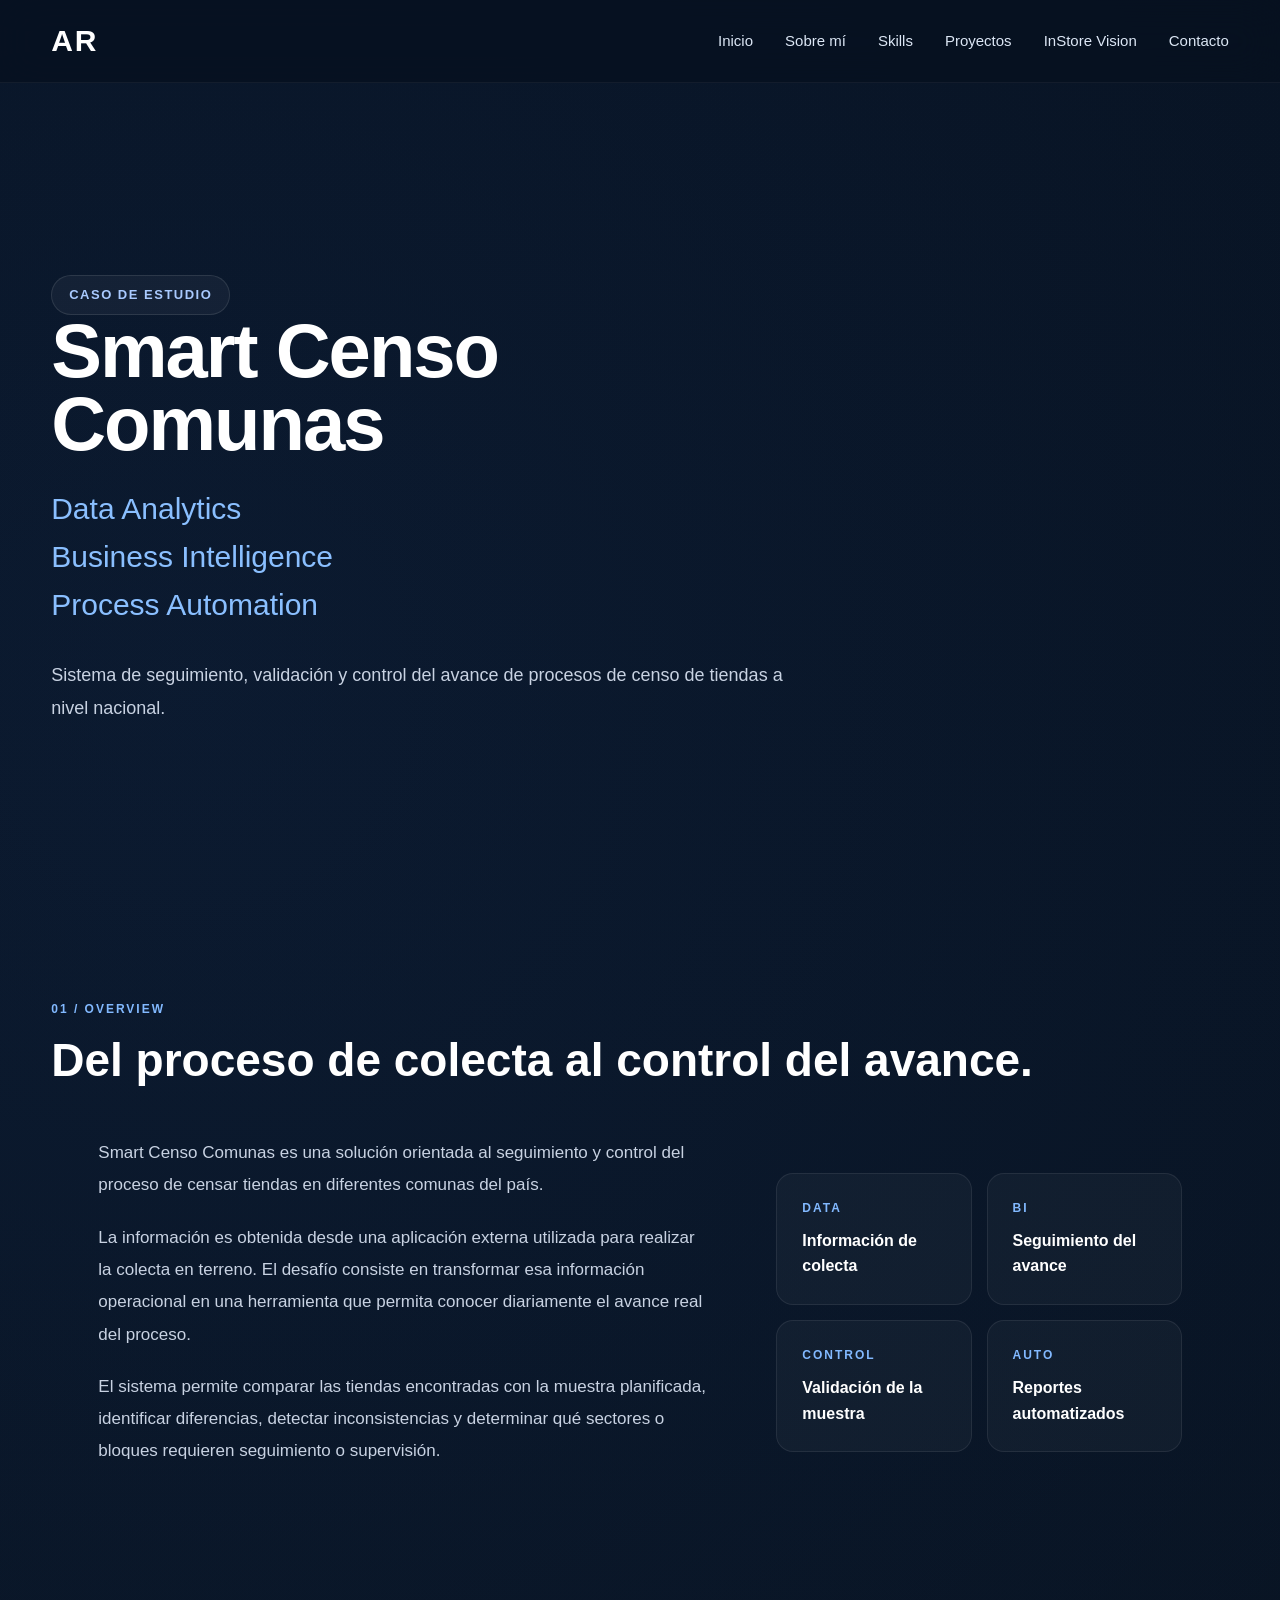
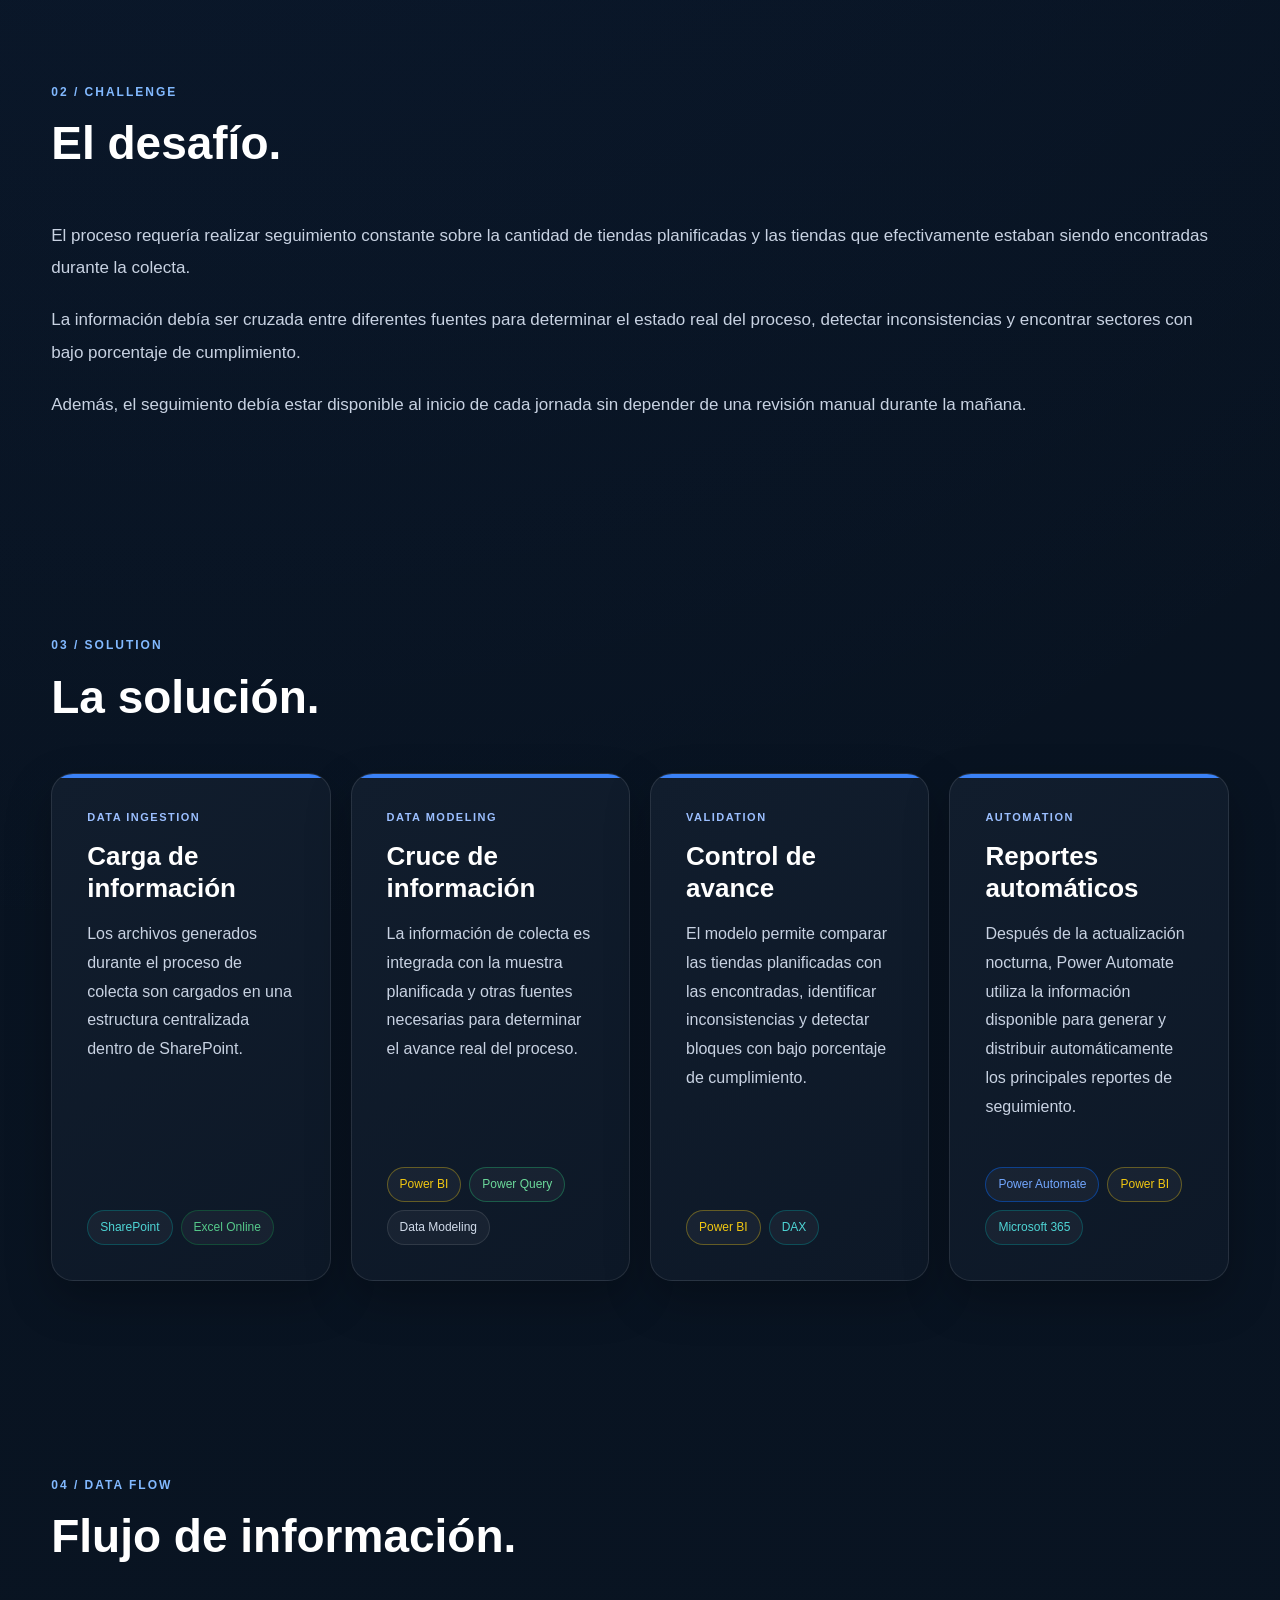
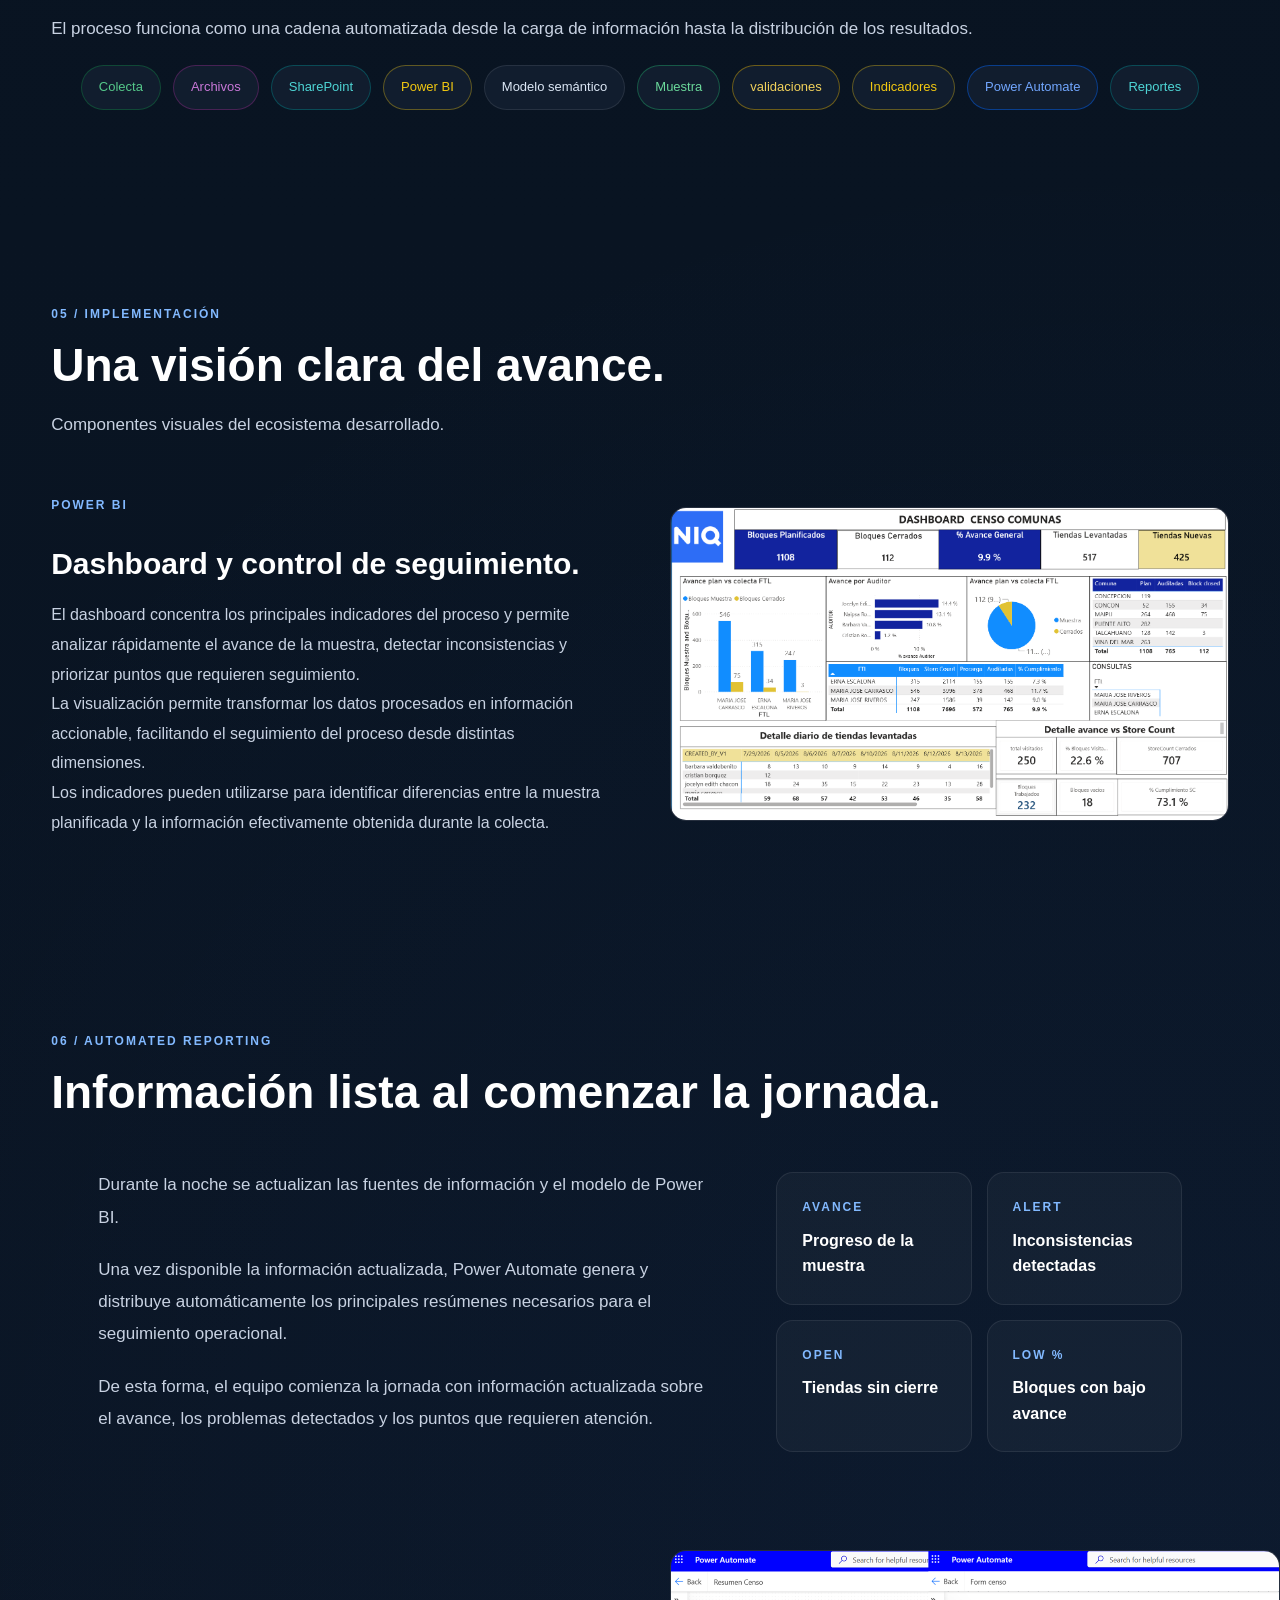
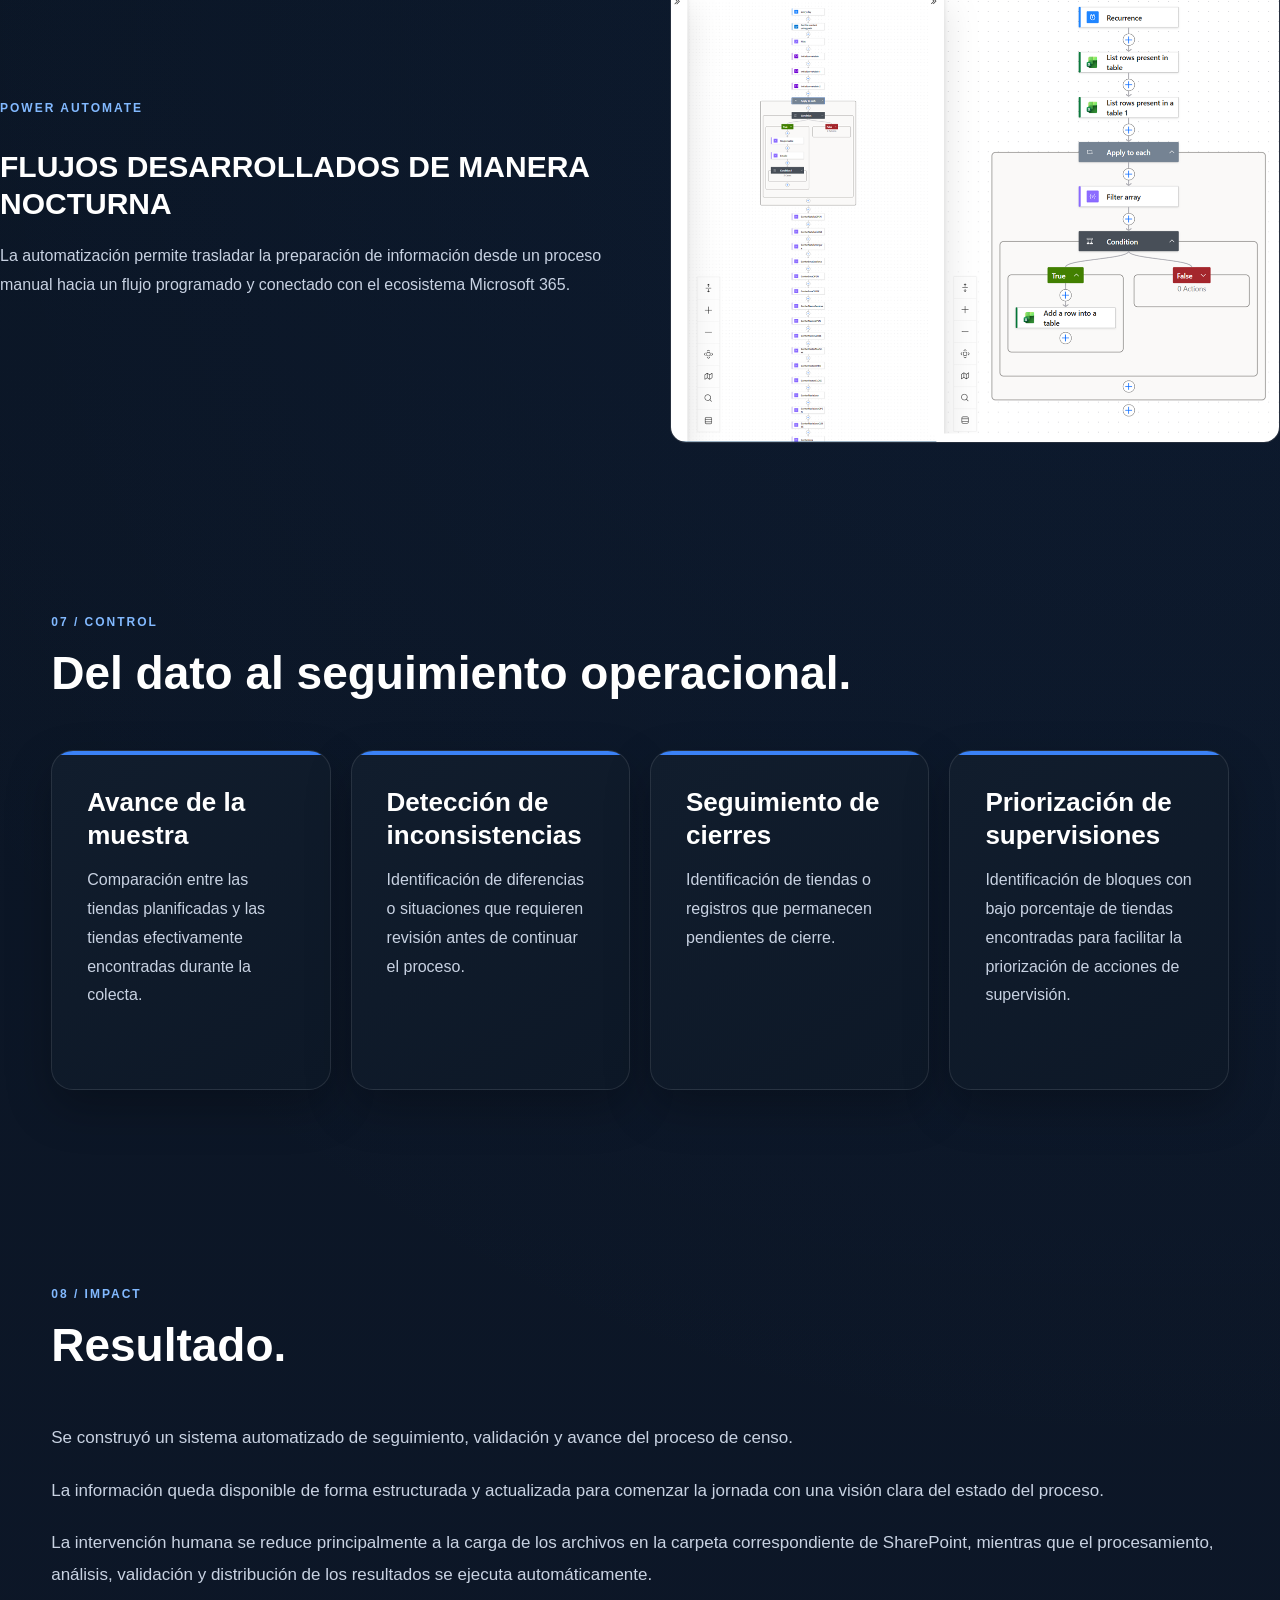
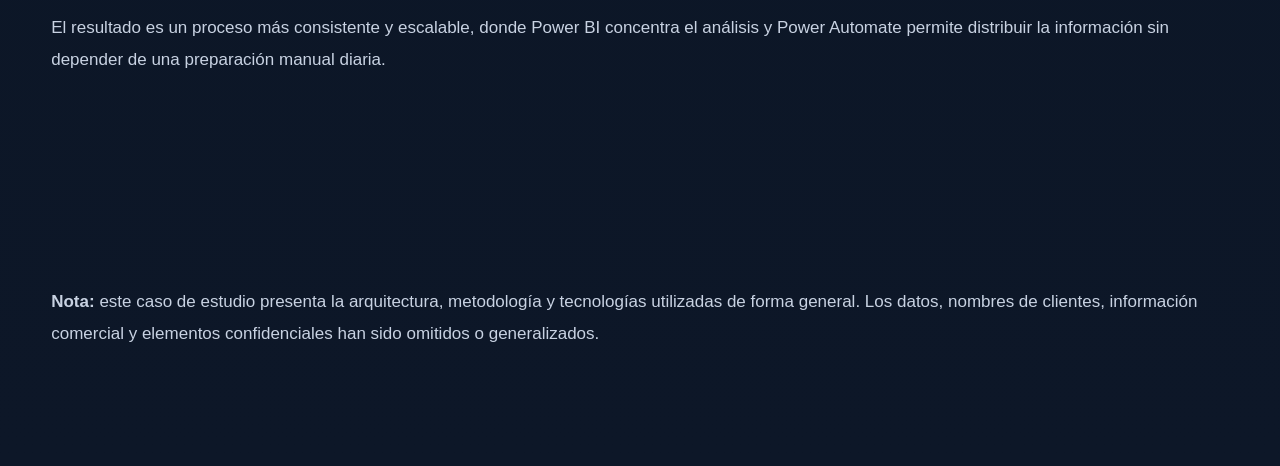
<file: project-smart-censo.html>
<!doctype html>
<html lang="es">

<head>

    <meta charset="utf-8">

    <meta name="viewport" content="width=device-width, initial-scale=1">

    <link rel="stylesheet" href="assets/css/style.css">

    <title>Smart Censo Comunas | Alberto Rubilar</title>

</head>


<body>


<!-- =========================
     HEADER
========================== -->

<header>

    <div class="container nav">

        <div class="logo">
            AR
        </div>

        <nav>

            <a href="index.html">
                Inicio
            </a>

            <a href="about.html">
                Sobre mí
            </a>

            <a href="skills.html">
                Skills
            </a>

            <a href="projects.html">
                Proyectos
            </a>

            <a href="project-instorevision.html">
                InStore Vision
            </a>

            <a href="contact.html">
                Contacto
            </a>

        </nav>

    </div>

</header>



<!-- =========================
     HERO
========================== -->

<section class="hero">

    <div class="hero-left">

        <span class="tag">
            CASO DE ESTUDIO
        </span>

        <h1>
            Smart Censo Comunas
        </h1>

        <h2>
            Data Analytics
            <br>
            Business Intelligence
            <br>
            Process Automation
        </h2>

        <p>
            Sistema de seguimiento, validación y control del avance
            de procesos de censo de tiendas a nivel nacional.
        </p>

    </div>

</section>



<main>


<!-- =========================
     OVERVIEW
========================== -->

<section class="section">

    <div class="section-header">

        <span class="section-tag">
            01 / OVERVIEW
        </span>

        <h2>
            Del proceso de colecta al control del avance.
        </h2>

    </div>


    <div class="about-grid">


        <div class="about-text">

            <p class="lead">
                Smart Censo Comunas es una solución orientada al
                seguimiento y control del proceso de censar tiendas
                en diferentes comunas del país.
            </p>


            <p>
                La información es obtenida desde una aplicación externa
                utilizada para realizar la colecta en terreno.
                El desafío consiste en transformar esa información
                operacional en una herramienta que permita conocer
                diariamente el avance real del proceso.
            </p>


            <p>
                El sistema permite comparar las tiendas encontradas
                con la muestra planificada, identificar diferencias,
                detectar inconsistencias y determinar qué sectores o
                bloques requieren seguimiento o supervisión.
            </p>

        </div>



        <div class="about-highlights">


            <div class="highlight-card">

                <span class="highlight-number">
                    DATA
                </span>

                <span class="highlight-label">
                    Información de colecta
                </span>

            </div>


            <div class="highlight-card">

                <span class="highlight-number">
                    BI
                </span>

                <span class="highlight-label">
                    Seguimiento del avance
                </span>

            </div>


            <div class="highlight-card">

                <span class="highlight-number">
                    CONTROL
                </span>

                <span class="highlight-label">
                    Validación de la muestra
                </span>

            </div>


            <div class="highlight-card">

                <span class="highlight-number">
                    AUTO
                </span>

                <span class="highlight-label">
                    Reportes automatizados
                </span>

            </div>


        </div>

    </div>

</section>



<!-- =========================
     CHALLENGE
========================== -->

<section class="section">

    <div class="section-header">

        <span class="section-tag">
            02 / CHALLENGE
        </span>

        <h2>
            El desafío.
        </h2>

    </div>


    <div class="about-text">

        <p>
            El proceso requería realizar seguimiento constante sobre
            la cantidad de tiendas planificadas y las tiendas que
            efectivamente estaban siendo encontradas durante la colecta.
        </p>


        <p>
            La información debía ser cruzada entre diferentes fuentes
            para determinar el estado real del proceso, detectar
            inconsistencias y encontrar sectores con bajo porcentaje
            de cumplimiento.
        </p>


        <p>
            Además, el seguimiento debía estar disponible al inicio
            de cada jornada sin depender de una revisión manual
            durante la mañana.
        </p>

    </div>

</section>



<!-- =========================
     SOLUTION
========================== -->

<section class="section">

    <div class="section-header">

        <span class="section-tag">
            03 / SOLUTION
        </span>

        <h2>
            La solución.
        </h2>

    </div>


    <div class="impact-grid">


        <article class="project-card">

            <span class="project-category">
                DATA INGESTION
            </span>

            <h3>
                Carga de información
            </h3>

            <p>
                Los archivos generados durante el proceso de colecta
                son cargados en una estructura centralizada dentro
                de SharePoint.
            </p>

            <div class="project-tech">

                <span class="tech-sharepoint">SharePoint</span>
                <span class="tech-excel">Excel Online</span>

            </div>

        </article>



        <article class="project-card">

            <span class="project-category">
                DATA MODELING
            </span>

            <h3>
                Cruce de información
            </h3>

            <p>
                La información de colecta es integrada con la muestra
                planificada y otras fuentes necesarias para determinar
                el avance real del proceso.
            </p>

            <div class="project-tech">

                <span class="tech-powerbi">Power BI</span>
                <span class="tech-powerquery">Power Query</span>
                <span>Data Modeling</span>

            </div>

        </article>



        <article class="project-card">

            <span class="project-category">
                VALIDATION
            </span>

            <h3>
                Control de avance
            </h3>

            <p>
                El modelo permite comparar las tiendas planificadas
                con las encontradas, identificar inconsistencias y
                detectar bloques con bajo porcentaje de cumplimiento.
            </p>

            <div class="project-tech">

                <span class="tech-powerbi">Power BI</span>
                <span class="tech-sharepoint">DAX</span>

            </div>

        </article>



        <article class="project-card">

            <span class="project-category">
                AUTOMATION
            </span>

            <h3>
                Reportes automáticos
            </h3>

            <p>
                Después de la actualización nocturna, Power Automate
                utiliza la información disponible para generar y
                distribuir automáticamente los principales reportes
                de seguimiento.
            </p>

            <div class="project-tech">

                <span class="tech-powerautomate">Power Automate</span>
                <span class="tech-powerbi">Power BI</span>
                <span class="tech-sharepoint">Microsoft 365</span>

            </div>

        </article>


    </div>

</section>



<!-- =========================
     DATA FLOW
========================== -->

<section class="section">

    <div class="section-header">

        <span class="section-tag">
            04 / DATA FLOW
        </span>

        <h2>
            Flujo de información.
        </h2>

    </div>


    <div class="about-text">

        <p class="lead">
            El proceso funciona como una cadena automatizada desde
            la carga de información hasta la distribución de los
            resultados.
        </p>

    </div>


    <div class="tech-list">

<span class="tech-excel">Colecta</span>
<span class="tech-powerapps">Archivos</span>
<span class="tech-sharepoint">SharePoint</span>
<span class="tech-powerbi">Power BI</span>
        <span>
            Modelo semántico
        </span>

<span class="tech-powerquery">Muestra</span>

<span class="tech-dax">validaciones</span>
<span class="tech-powerbi">Indicadores</span>
<span class="tech-powerautomate">Power Automate</span>
<span class="tech-sharepoint">Reportes</span>

    </div>

</section>



<!-- =========================
     DASHBOARD
========================== -->

 <section class="section">

    <div class="section-header">

        <span class="section-tag">
            05 / IMPLEMENTACIÓN
        </span>

        <h2>
            Una visión clara del avance.
        </h2>

        <p class="section-subtitle">
            Componentes visuales del ecosistema desarrollado.
        </p>

    </div>



    <!-- POWER BI -->

    <article class="case-study-visual">

        <div class="case-study-visual-content">

            <span class="section-tag">
                POWER BI
            </span>

            <h3>
                Dashboard y control de seguimiento.
            </h3>

            <p>
                 El dashboard concentra los principales indicadores del
            proceso y permite analizar rápidamente el avance de la
            muestra, detectar inconsistencias y priorizar puntos
            que requieren seguimiento.
           <p>
            La visualización permite transformar los datos procesados
            en información accionable, facilitando el seguimiento
            del proceso desde distintas dimensiones.
        </p>

        <p>
            Los indicadores pueden utilizarse para identificar
            diferencias entre la muestra planificada y la información
            efectivamente obtenida durante la colecta.
        </p>
            
        </div>


        <div class="case-study-image">

               <img
            src="assets/img/censo-dashboard.png"
            alt="Dashboard de Smart Censo Comunas en Power BI"
            loading="lazy"
            >

        </div>

    </article>

</section>



<!-- =========================
     REPORTING / AUTOMATION
========================== -->

<section class="section">

    <div class="section-header">

        <span class="section-tag">
            06 / AUTOMATED REPORTING
        </span>

        <h2>
            Información lista al comenzar la jornada.
        </h2>

    </div>


    <div class="about-grid">


        <div class="about-text">

            <p>
                Durante la noche se actualizan las fuentes de
                información y el modelo de Power BI.
            </p>


            <p>
                Una vez disponible la información actualizada,
                Power Automate genera y distribuye automáticamente
                los principales resúmenes necesarios para el
                seguimiento operacional.
            </p>


            <p>
                De esta forma, el equipo comienza la jornada con
                información actualizada sobre el avance, los problemas
                detectados y los puntos que requieren atención.
            </p>

        </div>



        <div class="about-highlights">


            <div class="highlight-card">

                <span class="highlight-number">
                    AVANCE
                </span>

                <span class="highlight-label">
                    Progreso de la muestra
                </span>

            </div>


            <div class="highlight-card">

                <span class="highlight-number">
                    ALERT
                </span>

                <span class="highlight-label">
                    Inconsistencias detectadas
                </span>

            </div>


            <div class="highlight-card">

                <span class="highlight-number">
                    OPEN
                </span>

                <span class="highlight-label">
                    Tiendas sin cierre
                </span>

            </div>


            <div class="highlight-card">

                <span class="highlight-number">
                    LOW %
                </span>

                <span class="highlight-label">
                    Bloques con bajo avance
                </span>

            </div>


        </div>

    </div>

</section>

    <!-- IMAGEN POWER AUTOMATE -->

    <article class="case-study-visual">

        <div class="case-study-visual-content">

            <span class="section-tag">
               POWER AUTOMATE
            </span>

            <h3>
                FLUJOS DESARROLLADOS DE MANERA NOCTURNA
            </h3>

            <p>
                La automatización permite trasladar la preparación
                de información desde un proceso manual hacia un flujo
                programado y conectado con el ecosistema Microsoft 365.
            </p>
            
        </div>


        <div class="case-study-image">

               <img
            src="assets/img/censo-power-automate.png"
            alt="Flujo de Power Automate utilizado en Smart Censo Comunas"
            loading="lazy"
            >

        </div>

    </article>


</section>



<!-- =========================
     CONTROL
========================== -->

<section class="section">

    <div class="section-header">

        <span class="section-tag">
            07 / CONTROL
        </span>

        <h2>
            Del dato al seguimiento operacional.
        </h2>

    </div>


    <div class="impact-grid">


        <article class="project-card">

            <h3>
                Avance de la muestra
            </h3>

            <p>
                Comparación entre las tiendas planificadas y las
                tiendas efectivamente encontradas durante la colecta.
            </p>

        </article>



        <article class="project-card">

            <h3>
                Detección de inconsistencias
            </h3>

            <p>
                Identificación de diferencias o situaciones que
                requieren revisión antes de continuar el proceso.
            </p>

        </article>



        <article class="project-card">

            <h3>
                Seguimiento de cierres
            </h3>

            <p>
                Identificación de tiendas o registros que permanecen
                pendientes de cierre.
            </p>

        </article>



        <article class="project-card">

            <h3>
                Priorización de supervisiones
            </h3>

            <p>
                Identificación de bloques con bajo porcentaje de
                tiendas encontradas para facilitar la priorización
                de acciones de supervisión.
            </p>

        </article>


    </div>

</section>



<!-- =========================
     IMPACT
========================== -->

<section class="section">

    <div class="section-header">

        <span class="section-tag">
            08 / IMPACT
        </span>

        <h2>
            Resultado.
        </h2>

    </div>


    <div class="about-text">

        <p class="lead">
            Se construyó un sistema automatizado de seguimiento,
            validación y avance del proceso de censo.
        </p>


        <p>
            La información queda disponible de forma estructurada
            y actualizada para comenzar la jornada con una visión
            clara del estado del proceso.
        </p>


        <p>
            La intervención humana se reduce principalmente a la
            carga de los archivos en la carpeta correspondiente de
            SharePoint, mientras que el procesamiento, análisis,
            validación y distribución de los resultados se ejecuta
            automáticamente.
        </p>


        <p>
            El resultado es un proceso más consistente y escalable,
            donde Power BI concentra el análisis y Power Automate
            permite distribuir la información sin depender de una
            preparación manual diaria.
        </p>

    </div>

</section>



<!-- =========================
     CONFIDENTIALITY
========================== -->

<section class="section">

    <div class="about-text">

        <p>
            <strong>Nota:</strong> este caso de estudio presenta la
            arquitectura, metodología y tecnologías utilizadas de
            forma general. Los datos, nombres de clientes,
            información comercial y elementos confidenciales han sido
            omitidos o generalizados.
        </p>

    </div>

</section>


</main>



<script src="assets/js/main.js"></script>


</body>

</html>
</file>
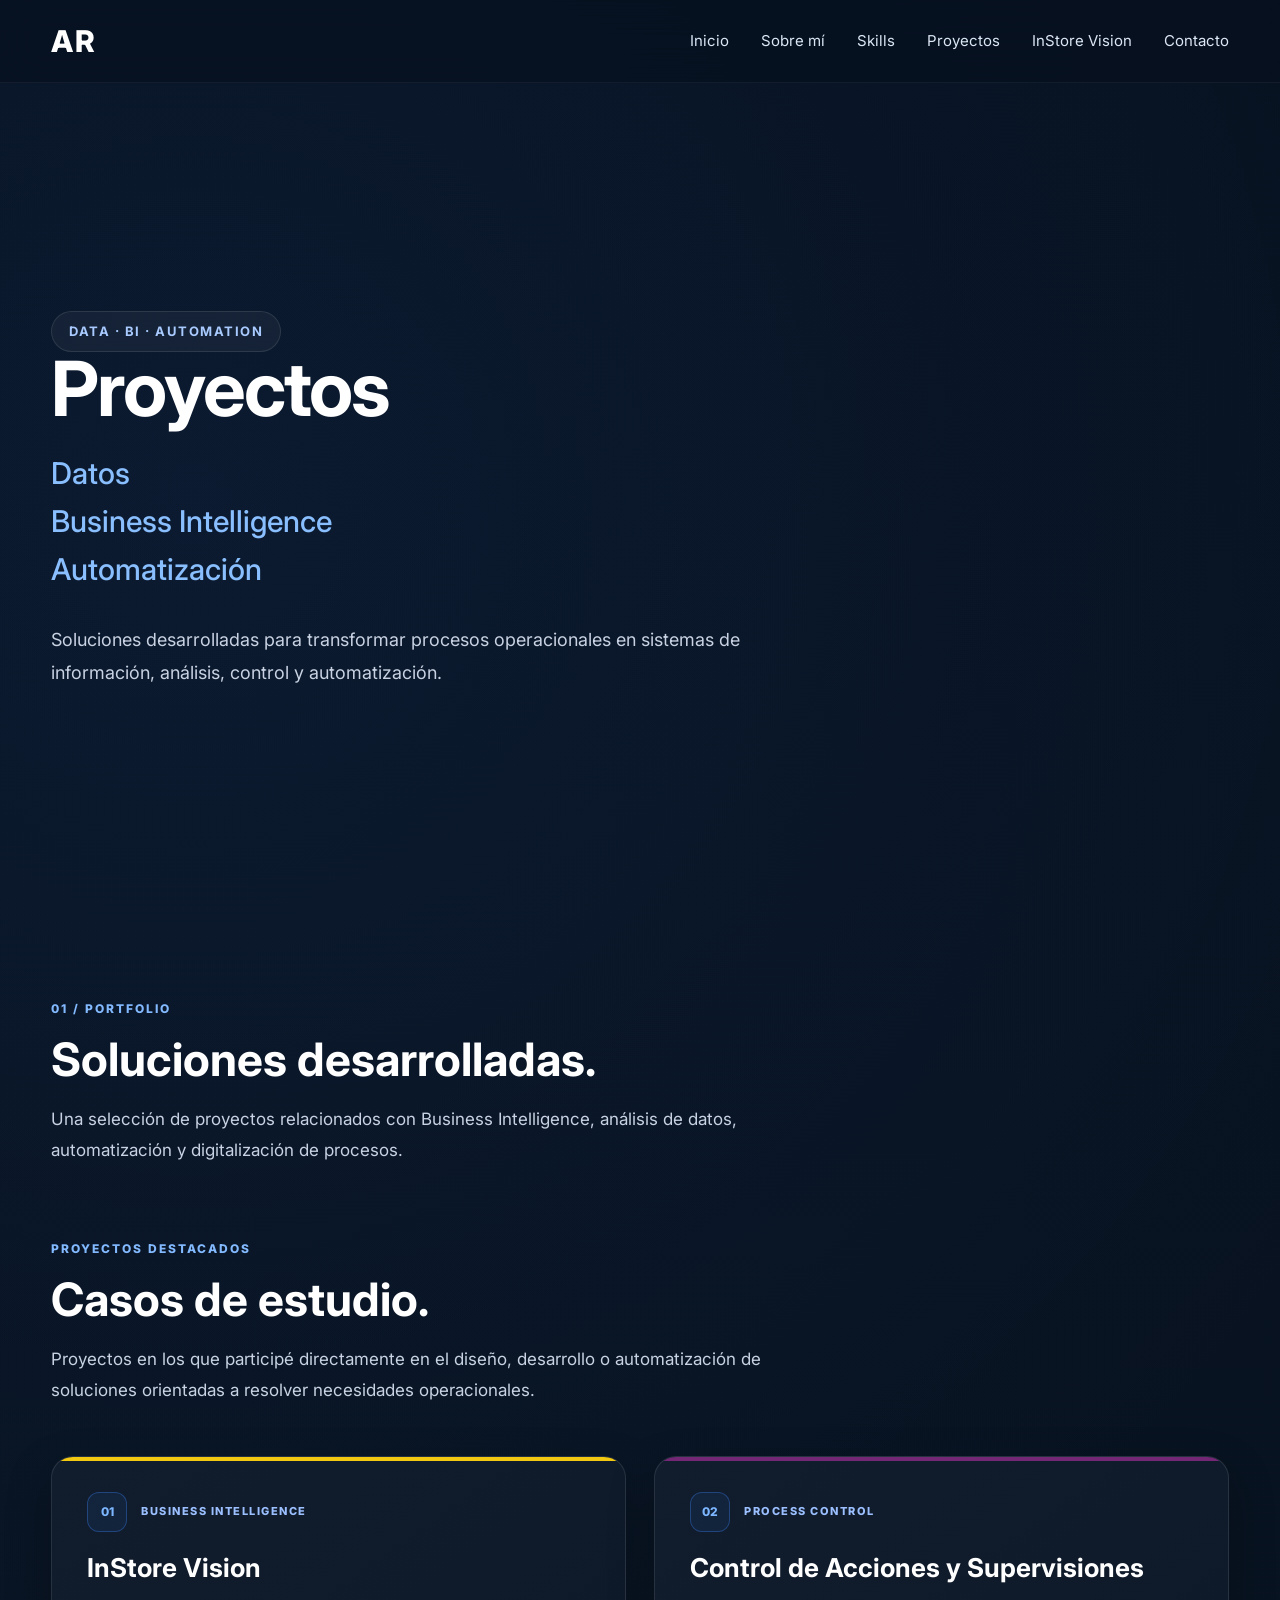
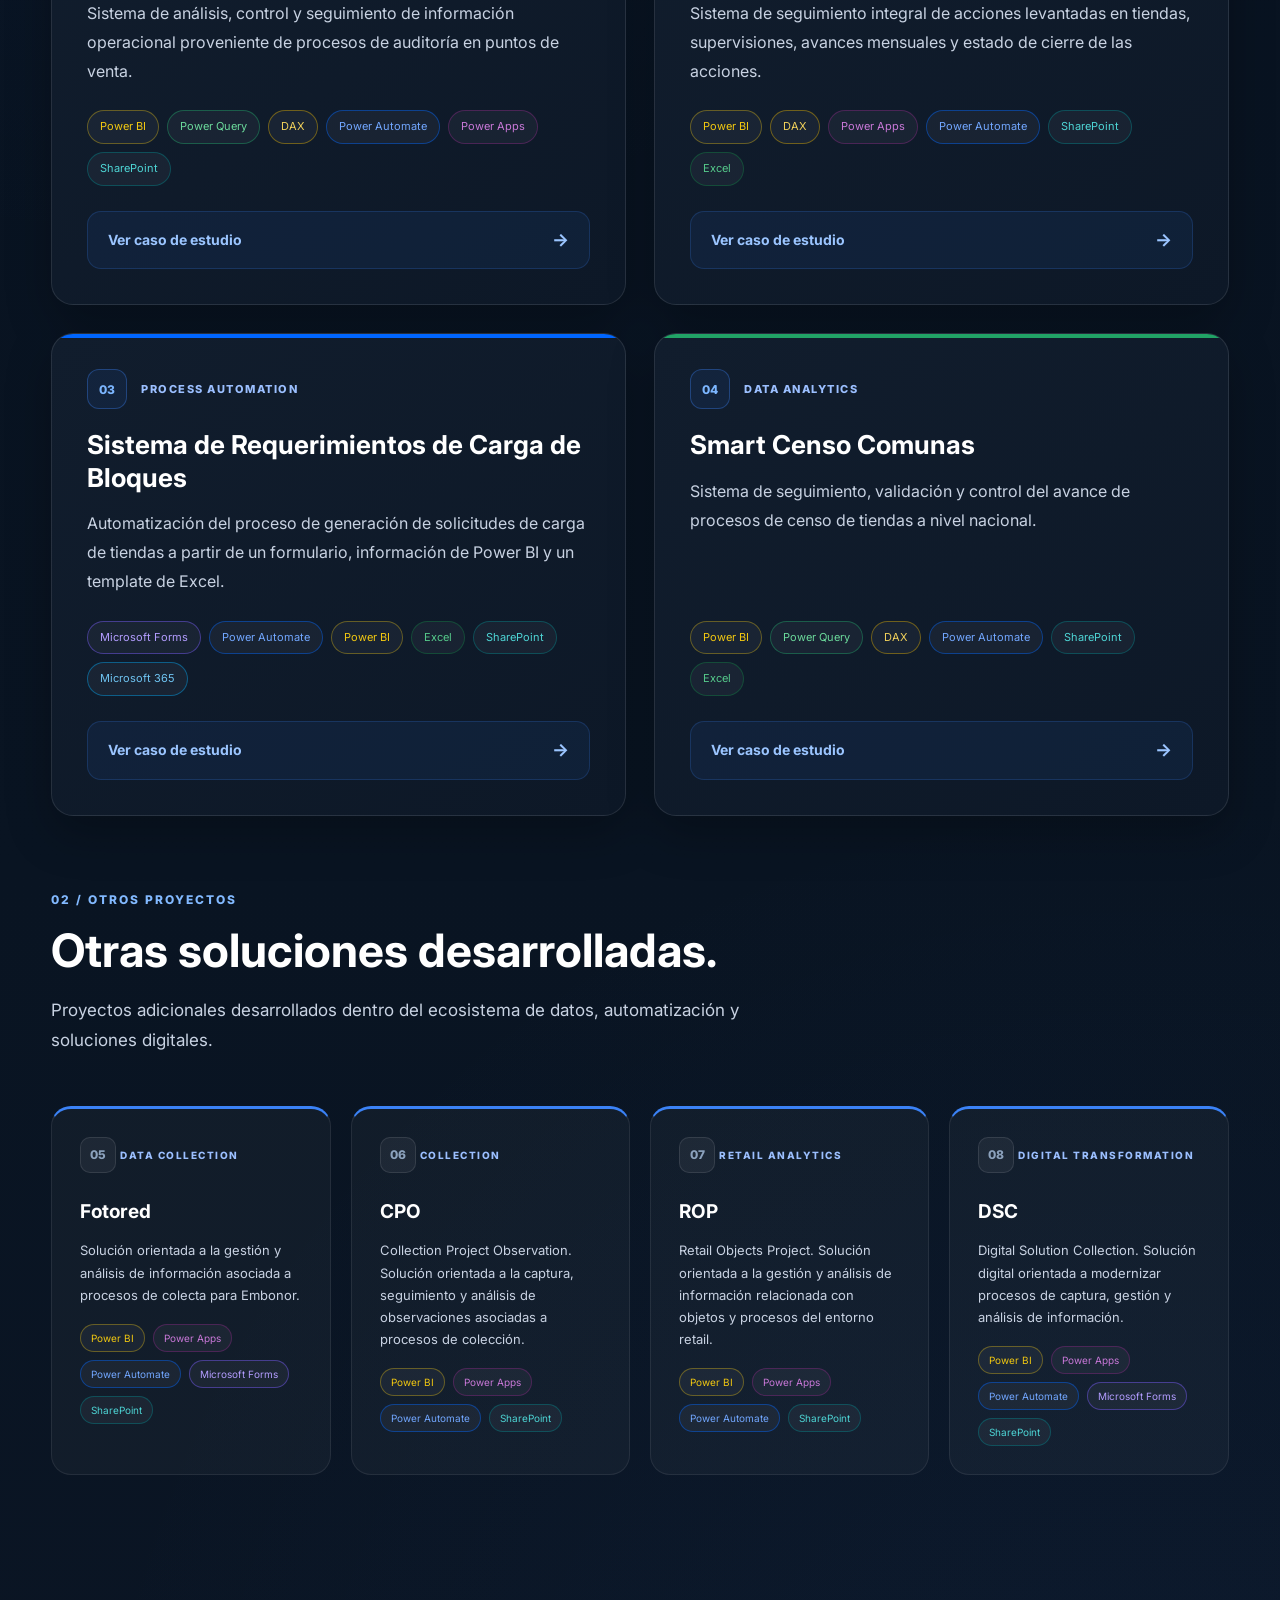
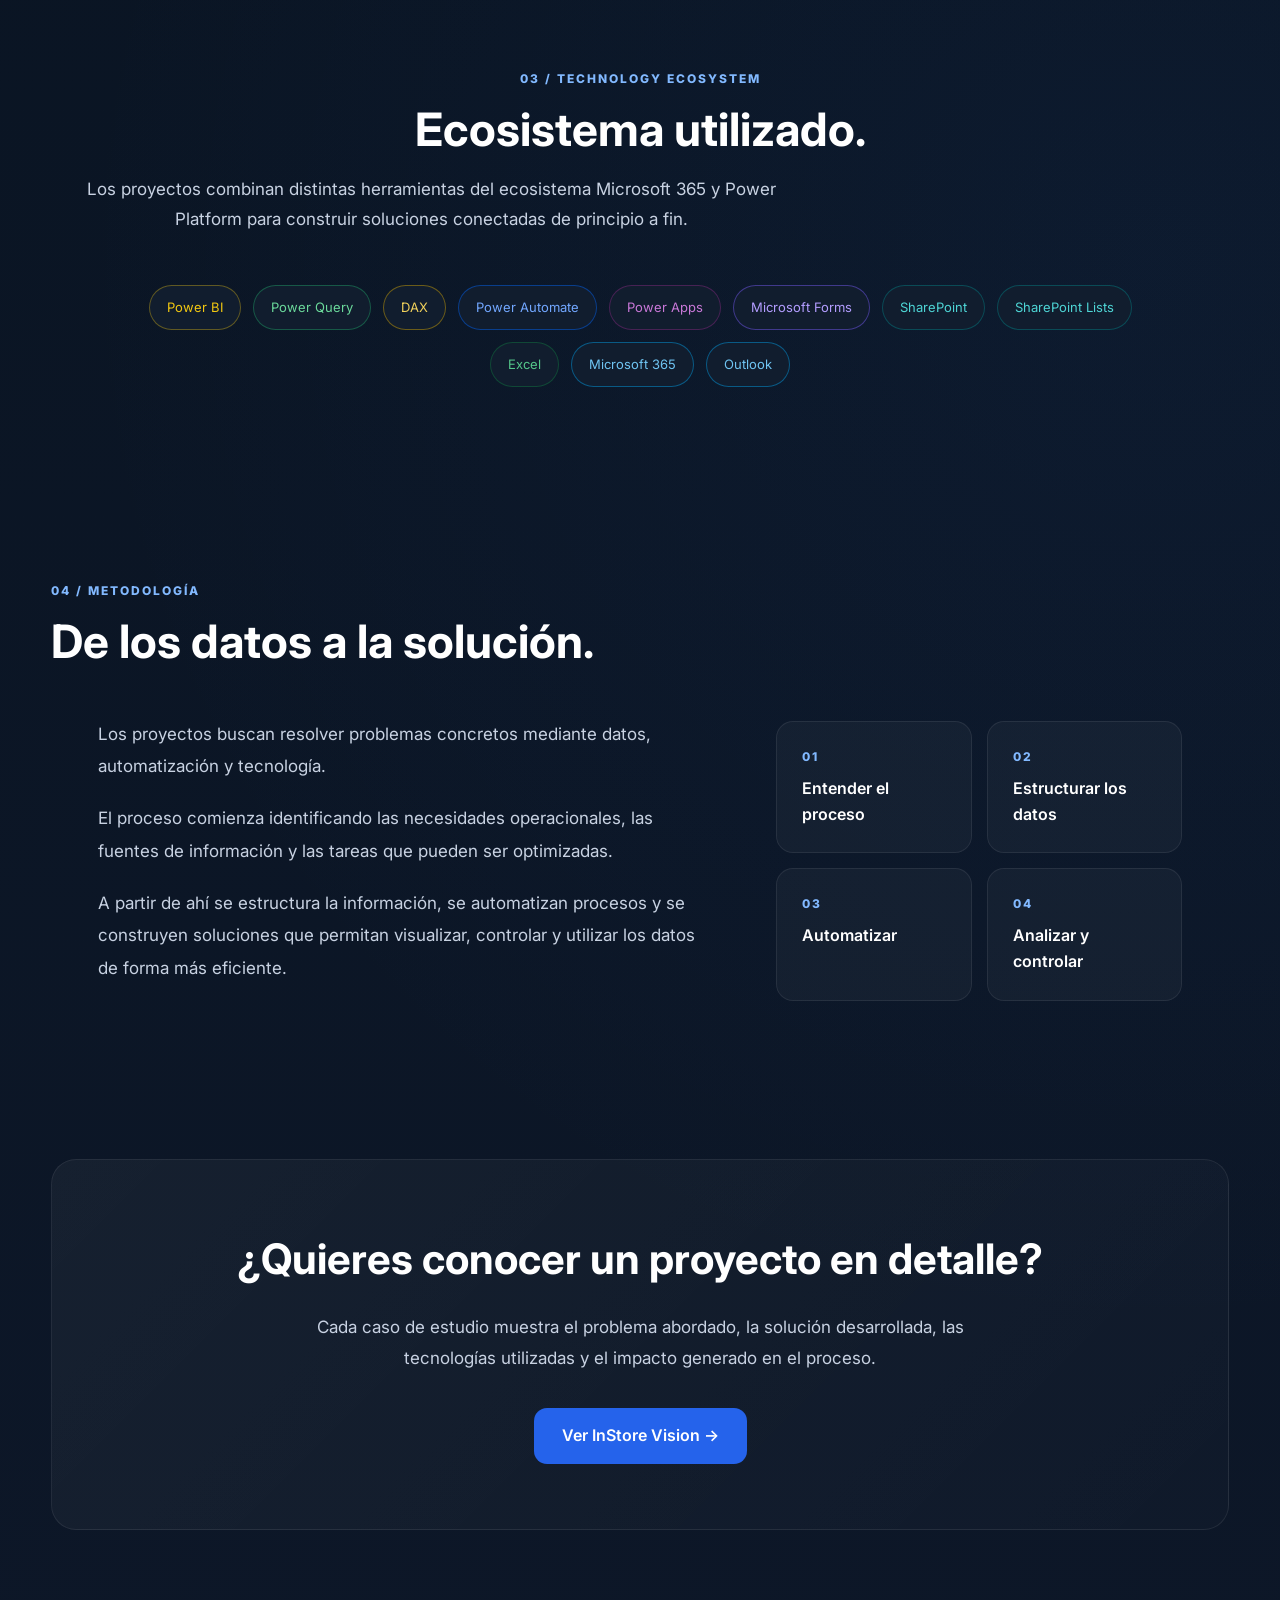
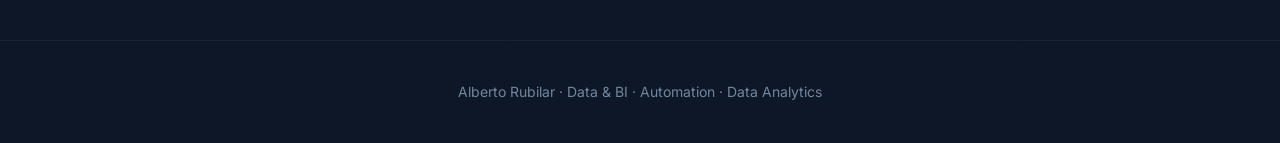
<file: projects.html>
<!doctype html>
<html lang="es">

<head>

    <meta charset="utf-8">

    <meta name="viewport" content="width=device-width, initial-scale=1">

    <meta name="description"
        content="Proyectos de Alberto Rubilar en Business Intelligence, Data Analytics, Power Platform y automatización de procesos.">

    <title>Proyectos | Alberto Rubilar</title>

    <link rel="preconnect" href="https://fonts.googleapis.com">

    <link rel="preconnect"
        href="https://fonts.gstatic.com"
        crossorigin>

    <link
        href="https://fonts.googleapis.com/css2?family=Inter:wght@300;400;500;600;700;800&display=swap"
        rel="stylesheet">

    <link rel="stylesheet" href="assets/css/style.css">

</head>


<body>


<div class="background"></div>



<!-- =====================================================
     HEADER / NAVEGACIÓN
===================================================== -->

<header>

    <div class="container nav">

        <div class="logo">
            AR
        </div>


        <nav>

            <a href="index.html">
                Inicio
            </a>

            <a href="about.html">
                Sobre mí
            </a>

            <a href="skills.html">
                Skills
            </a>

            <a href="projects.html">
                Proyectos
            </a>

            <a href="project-instorevision.html">
                InStore Vision
            </a>

            <a href="contact.html">
                Contacto
            </a>

        </nav>

    </div>

</header>



<!-- =====================================================
     HERO
===================================================== -->

<section class="hero">

    <div class="hero-left">

        <span class="tag">
            DATA · BI · AUTOMATION
        </span>


        <h1>
            Proyectos
        </h1>


        <h2>
            Datos
            <br>
            Business Intelligence
            <br>
            Automatización
        </h2>


        <p>
            Soluciones desarrolladas para transformar procesos
            operacionales en sistemas de información, análisis,
            control y automatización.
        </p>

    </div>

</section>



<main>



<!-- =====================================================
     INTRODUCCIÓN
===================================================== -->

<section class="section">

    <div class="section-header">

        <span class="section-tag">
            01 / PORTFOLIO
        </span>


        <h2>
            Soluciones desarrolladas.
        </h2>


        <p class="section-subtitle">
            Una selección de proyectos relacionados con Business
            Intelligence, análisis de datos, automatización y
            digitalización de procesos.
        </p>

    </div>



<!-- =====================================================
     PROYECTOS DESTACADOS
===================================================== -->

    <div class="section-header projects-featured-header">

        <span class="section-tag">
            PROYECTOS DESTACADOS
        </span>


        <h2>
            Casos de estudio.
        </h2>


        <p class="section-subtitle">
            Proyectos en los que participé directamente en el diseño,
            desarrollo o automatización de soluciones orientadas a
            resolver necesidades operacionales.
        </p>

    </div>



<!-- =====================================================
     4 PROYECTOS PRINCIPALES
===================================================== -->

    <div class="featured-projects-grid projects-page-grid">



        <!-- =================================================
             01 / INSTORE VISION
        ================================================== -->

        <a
            href="project-instorevision.html"
            class="project-card project-card-instore"
        >

            <div class="project-card-top">

                <span class="project-card-number">
                    01
                </span>

                <span class="project-card-category">
                    BUSINESS INTELLIGENCE
                </span>

            </div>


            <h3>
                InStore Vision
            </h3>


            <p>
                Sistema de análisis, control y seguimiento de
                información operacional proveniente de procesos
                de auditoría en puntos de venta.
            </p>


            <div class="project-card-tech">

                <span class="tech-powerbi">
                    Power BI
                </span>

                <span class="tech-powerquery">
                    Power Query
                </span>

                <span class="tech-dax">
                    DAX
                </span>

                <span class="tech-powerautomate">
                    Power Automate
                </span>

                <span class="tech-powerapps">
                    Power Apps
                </span>

                <span class="tech-sharepoint">
                    SharePoint
                </span>

            </div>


            <div class="project-card-footer">

                <span>
                    Ver caso de estudio
                </span>

                <strong>
                    →
                </strong>

            </div>

        </a>



        <!-- =================================================
             02 / CONTROL DE ACCIONES
        ================================================== -->

        <a
            href="project-control-acciones.html"
            class="project-card project-card-control"
        >

            <div class="project-card-top">

                <span class="project-card-number">
                    02
                </span>

                <span class="project-card-category">
                    PROCESS CONTROL
                </span>

            </div>


            <h3>
                Control de Acciones y Supervisiones
            </h3>


            <p>
                Sistema de seguimiento integral de acciones
                levantadas en tiendas, supervisiones, avances
                mensuales y estado de cierre de las acciones.
            </p>


            <div class="project-card-tech">

                <span class="tech-powerbi">
                    Power BI
                </span>

                <span class="tech-dax">
                    DAX
                </span>

                <span class="tech-powerapps">
                    Power Apps
                </span>

                <span class="tech-powerautomate">
                    Power Automate
                </span>

                <span class="tech-sharepoint">
                    SharePoint
                </span>

                <span class="tech-excel">
                    Excel
                </span>

            </div>


            <div class="project-card-footer">

                <span>
                    Ver caso de estudio
                </span>

                <strong>
                    →
                </strong>

            </div>

        </a>



        <!-- =================================================
             03 / CARGA DE BLOQUES
        ================================================== -->

        <a
            href="project-carga-tiendas.html"
            class="project-card project-card-automation"
        >

            <div class="project-card-top">

                <span class="project-card-number">
                    03
                </span>

                <span class="project-card-category">
                    PROCESS AUTOMATION
                </span>

            </div>


            <h3>
                Sistema de Requerimientos de Carga de Bloques
            </h3>


            <p>
                Automatización del proceso de generación de
                solicitudes de carga de tiendas a partir de un
                formulario, información de Power BI y un template
                de Excel.
            </p>


            <div class="project-card-tech">

                <span class="tech-forms">
                    Microsoft Forms
                </span>

                <span class="tech-powerautomate">
                    Power Automate
                </span>

                <span class="tech-powerbi">
                    Power BI
                </span>

                <span class="tech-excel">
                    Excel
                </span>

                <span class="tech-sharepoint">
                    SharePoint
                </span>

                <span class="tech-m365">
                    Microsoft 365
                </span>

            </div>


            <div class="project-card-footer">

                <span>
                    Ver caso de estudio
                </span>

                <strong>
                    →
                </strong>

            </div>

        </a>



        <!-- =================================================
             04 / SMART CENSO
        ================================================== -->

        <a
            href="project-smart-censo.html"
            class="project-card project-card-analytics"
        >

            <div class="project-card-top">

                <span class="project-card-number">
                    04
                </span>

                <span class="project-card-category">
                    DATA ANALYTICS
                </span>

            </div>


            <h3>
                Smart Censo Comunas
            </h3>


            <p>
                Sistema de seguimiento, validación y control del
                avance de procesos de censo de tiendas a nivel
                nacional.
            </p>


            <div class="project-card-tech">

                <span class="tech-powerbi">
                    Power BI
                </span>

                <span class="tech-powerquery">
                    Power Query
                </span>

                <span class="tech-dax">
                    DAX
                </span>

                <span class="tech-powerautomate">
                    Power Automate
                </span>

                <span class="tech-sharepoint">
                    SharePoint
                </span>

                <span class="tech-excel">
                    Excel
                </span>

            </div>


            <div class="project-card-footer">

                <span>
                    Ver caso de estudio
                </span>

                <strong>
                    →
                </strong>

            </div>

        </a>


    </div>



<!-- =====================================================
     OTROS PROYECTOS
===================================================== -->

    <div class="section-header projects-secondary-header">

        <span class="section-tag">
            02 / OTROS PROYECTOS
        </span>


        <h2>
            Otras soluciones desarrolladas.
        </h2>


        <p class="section-subtitle">
            Proyectos adicionales desarrollados dentro del
            ecosistema de datos, automatización y soluciones
            digitales.
        </p>

    </div>



    <div class="secondary-projects-grid">



        <!-- =================================================
             05 / FOTORED
        ================================================== -->

        <article class="secondary-project-card">

            <div class="secondary-project-number">
                05
            </div>


            <span class="project-card-category">
                DATA COLLECTION
            </span>


            <h3>
                Fotored
            </h3>


            <p>
                Solución orientada a la gestión y análisis de
                información asociada a procesos de colecta
                para Embonor.
            </p>


            <div class="project-card-tech">

                <span class="tech-powerbi">
                    Power BI
                </span>

                <span class="tech-powerapps">
                    Power Apps
                </span>

                <span class="tech-powerautomate">
                    Power Automate
                </span>

                <span class="tech-forms">
                    Microsoft Forms
                </span>

                <span class="tech-sharepoint">
                    SharePoint
                </span>

            </div>

        </article>



        <!-- =================================================
             06 / CPO
        ================================================== -->

        <article class="secondary-project-card">

            <div class="secondary-project-number">
                06
            </div>


            <span class="project-card-category">
                COLLECTION
            </span>


            <h3>
                CPO
            </h3>


            <p>
                Collection Project Observation. Solución
                orientada a la captura, seguimiento y análisis
                de observaciones asociadas a procesos de
                colección.
            </p>


            <div class="project-card-tech">

                <span class="tech-powerbi">
                    Power BI
                </span>

                <span class="tech-powerapps">
                    Power Apps
                </span>

                <span class="tech-powerautomate">
                    Power Automate
                </span>

                <span class="tech-sharepoint">
                    SharePoint
                </span>

            </div>

        </article>



        <!-- =================================================
             07 / ROP
        ================================================== -->

        <article class="secondary-project-card">

            <div class="secondary-project-number">
                07
            </div>


            <span class="project-card-category">
                RETAIL ANALYTICS
            </span>


            <h3>
                ROP
            </h3>


            <p>
                Retail Objects Project. Solución orientada a la
                gestión y análisis de información relacionada con
                objetos y procesos del entorno retail.
            </p>


            <div class="project-card-tech">

                <span class="tech-powerbi">
                    Power BI
                </span>

                <span class="tech-powerapps">
                    Power Apps
                </span>

                <span class="tech-powerautomate">
                    Power Automate
                </span>

                <span class="tech-sharepoint">
                    SharePoint
                </span>

            </div>

        </article>



        <!-- =================================================
             08 / DSC
        ================================================== -->

        <article class="secondary-project-card">

            <div class="secondary-project-number">
                08
            </div>


            <span class="project-card-category">
                DIGITAL TRANSFORMATION
            </span>


            <h3>
                DSC
            </h3>


            <p>
                Digital Solution Collection. Solución digital
                orientada a modernizar procesos de captura,
                gestión y análisis de información.
            </p>


            <div class="project-card-tech">

                <span class="tech-powerbi">
                    Power BI
                </span>

                <span class="tech-powerapps">
                    Power Apps
                </span>

                <span class="tech-powerautomate">
                    Power Automate
                </span>

                <span class="tech-forms">
                    Microsoft Forms
                </span>

                <span class="tech-sharepoint">
                    SharePoint
                </span>

            </div>

        </article>


    </div>

</section>



<!-- =====================================================
     ECOSISTEMA
===================================================== -->

<section class="section ecosystem-section">

    <div class="section-header">

        <span class="section-tag">
            03 / TECHNOLOGY ECOSYSTEM
        </span>


        <h2>
            Ecosistema utilizado.
        </h2>


        <p class="section-subtitle">
            Los proyectos combinan distintas herramientas del
            ecosistema Microsoft 365 y Power Platform para construir
            soluciones conectadas de principio a fin.
        </p>

    </div>


    <div class="homepage-tech-list tech-list">

        <span class="tech-powerbi">
            Power BI
        </span>

        <span class="tech-powerquery">
            Power Query
        </span>

        <span class="tech-dax">
            DAX
        </span>

        <span class="tech-powerautomate">
            Power Automate
        </span>

        <span class="tech-powerapps">
            Power Apps
        </span>

        <span class="tech-forms">
            Microsoft Forms
        </span>

        <span class="tech-sharepoint">
            SharePoint
        </span>

        <span class="tech-sharepoint">
            SharePoint Lists
        </span>

        <span class="tech-excel">
            Excel
        </span>

        <span class="tech-m365">
            Microsoft 365
        </span>

        <span class="tech-outlook">
            Outlook
        </span>

    </div>

</section>



<!-- =====================================================
     METODOLOGÍA
===================================================== -->

<section class="section">

    <div class="section-header">

        <span class="section-tag">
            04 / METODOLOGÍA
        </span>


        <h2>
            De los datos a la solución.
        </h2>

    </div>


    <div class="about-grid">


        <div class="about-text">

            <p class="lead">
                Los proyectos buscan resolver problemas concretos
                mediante datos, automatización y tecnología.
            </p>


            <p>
                El proceso comienza identificando las necesidades
                operacionales, las fuentes de información y las
                tareas que pueden ser optimizadas.
            </p>


            <p>
                A partir de ahí se estructura la información,
                se automatizan procesos y se construyen soluciones
                que permitan visualizar, controlar y utilizar los
                datos de forma más eficiente.
            </p>

        </div>



        <div class="about-highlights">


            <div class="highlight-card">

                <span class="highlight-number">
                    01
                </span>

                <span class="highlight-label">
                    Entender el proceso
                </span>

            </div>


            <div class="highlight-card">

                <span class="highlight-number">
                    02
                </span>

                <span class="highlight-label">
                    Estructurar los datos
                </span>

            </div>


            <div class="highlight-card">

                <span class="highlight-number">
                    03
                </span>

                <span class="highlight-label">
                    Automatizar
                </span>

            </div>


            <div class="highlight-card">

                <span class="highlight-number">
                    04
                </span>

                <span class="highlight-label">
                    Analizar y controlar
                </span>

            </div>


        </div>

    </div>

</section>



<!-- =====================================================
     CIERRE
===================================================== -->

<section class="section home-contact-section">

    <div class="home-contact-card">

        <h2>
            ¿Quieres conocer un proyecto en detalle?
        </h2>


        <p>
            Cada caso de estudio muestra el problema abordado,
            la solución desarrollada, las tecnologías utilizadas
            y el impacto generado en el proceso.
        </p>


        <a
            href="project-instorevision.html"
            class="btn-primary"
        >
            Ver InStore Vision →
        </a>

    </div>

</section>


</main>



<!-- =====================================================
     FOOTER
===================================================== -->

<footer>

    Alberto Rubilar · Data & BI · Automation · Data Analytics

</footer>



<script src="assets/js/main.js"></script>


</body>

</html>
</file>
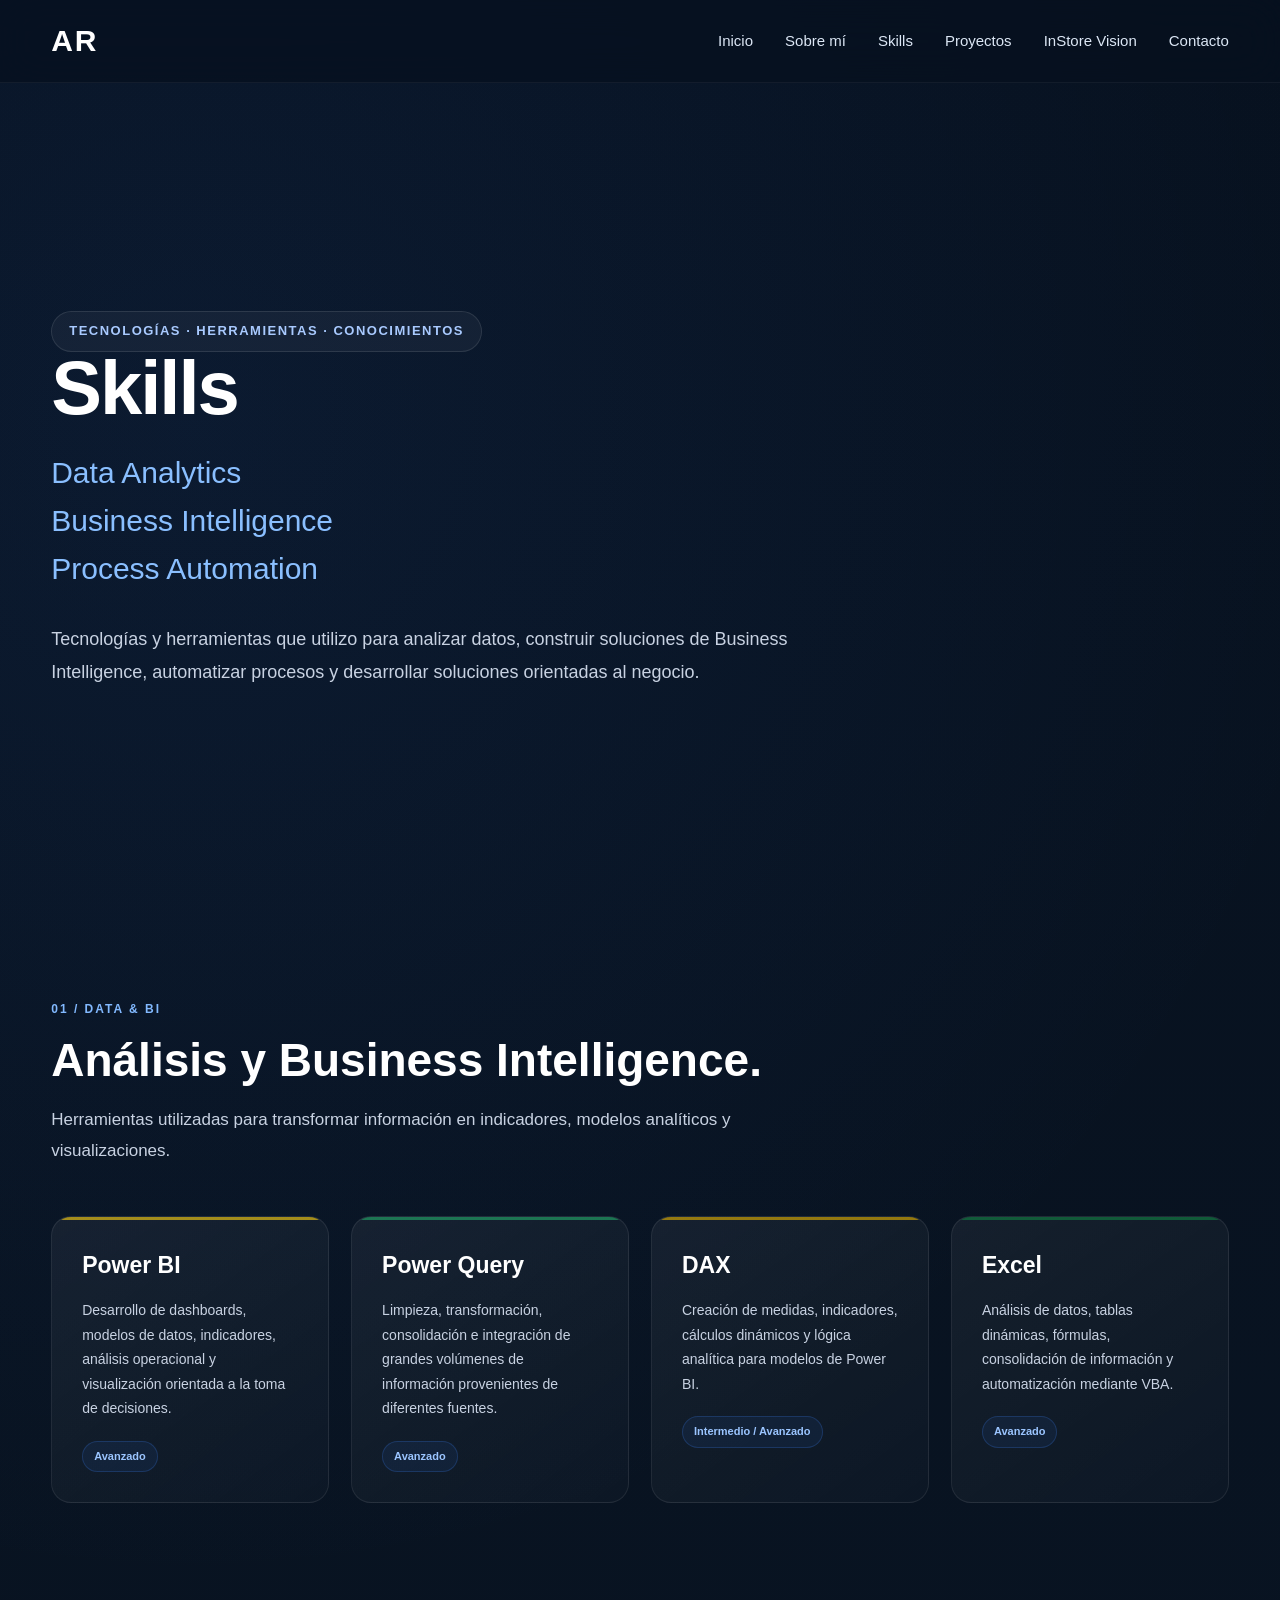
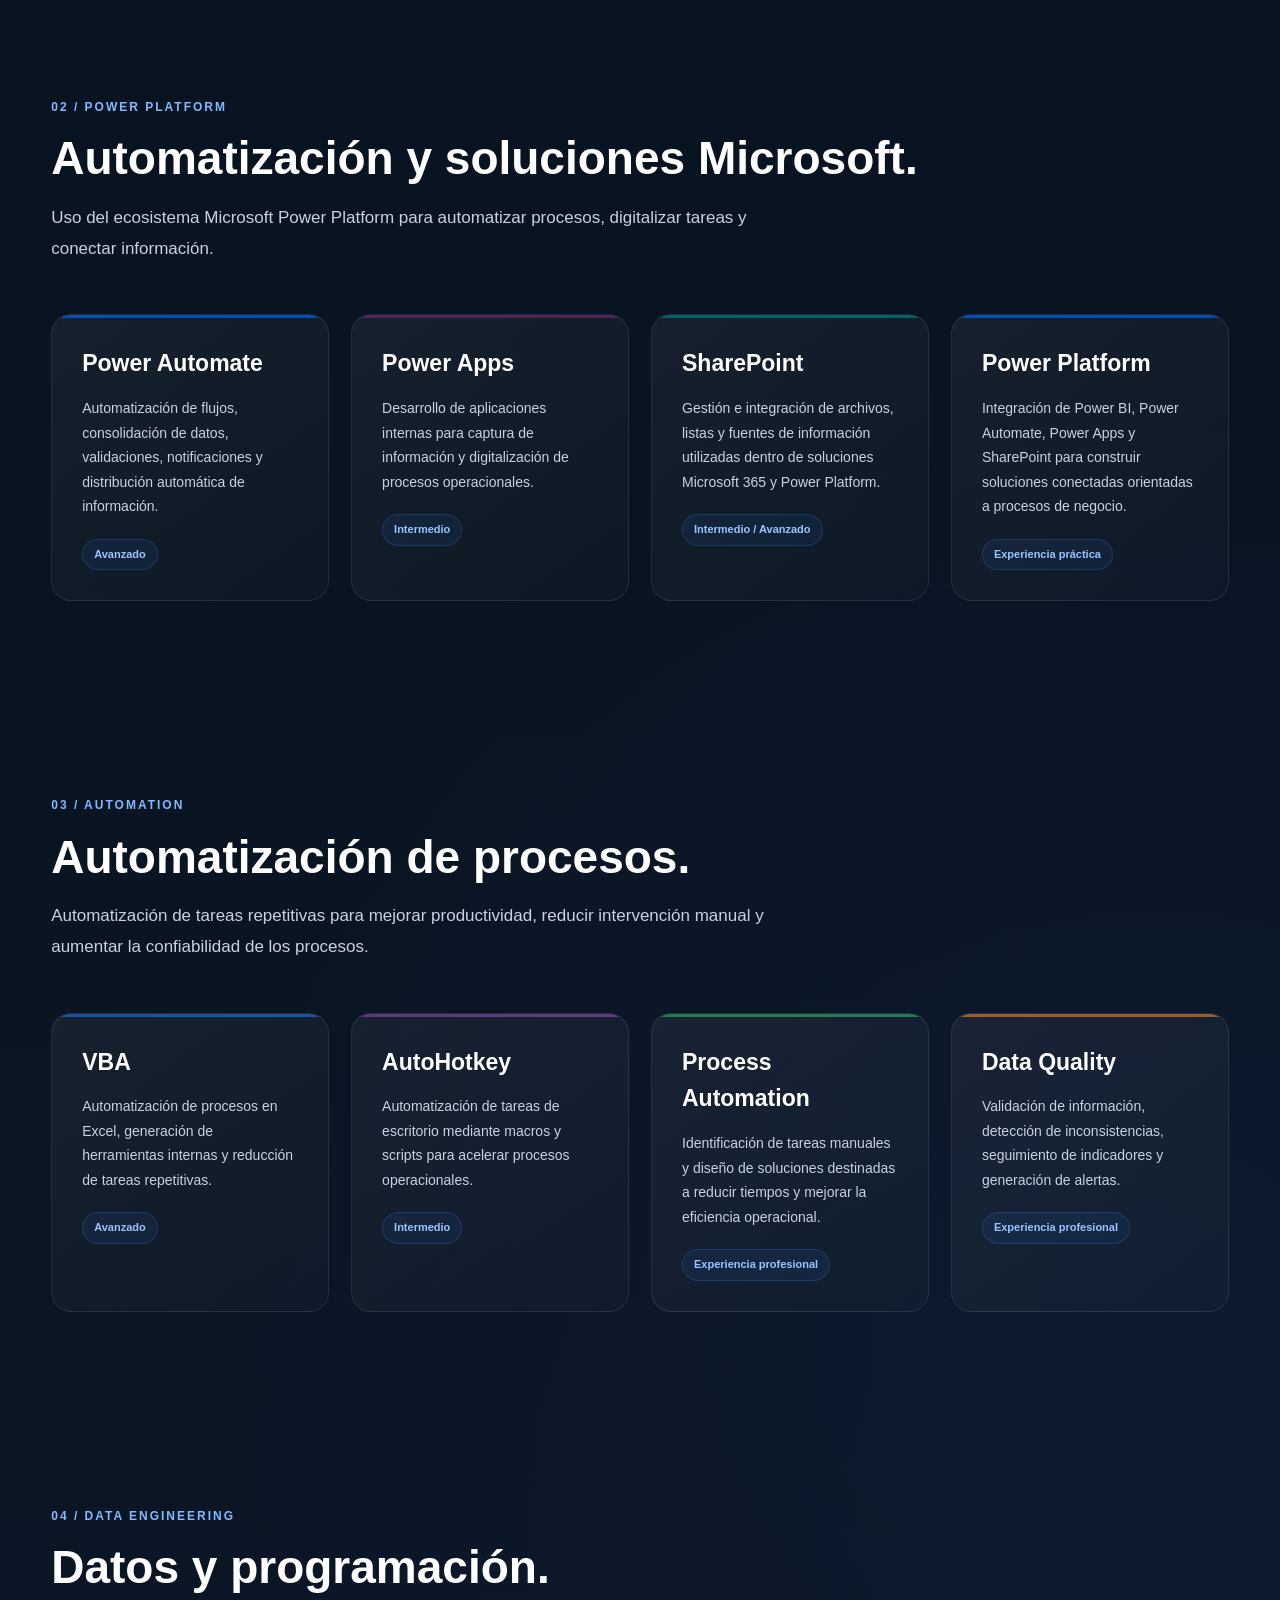
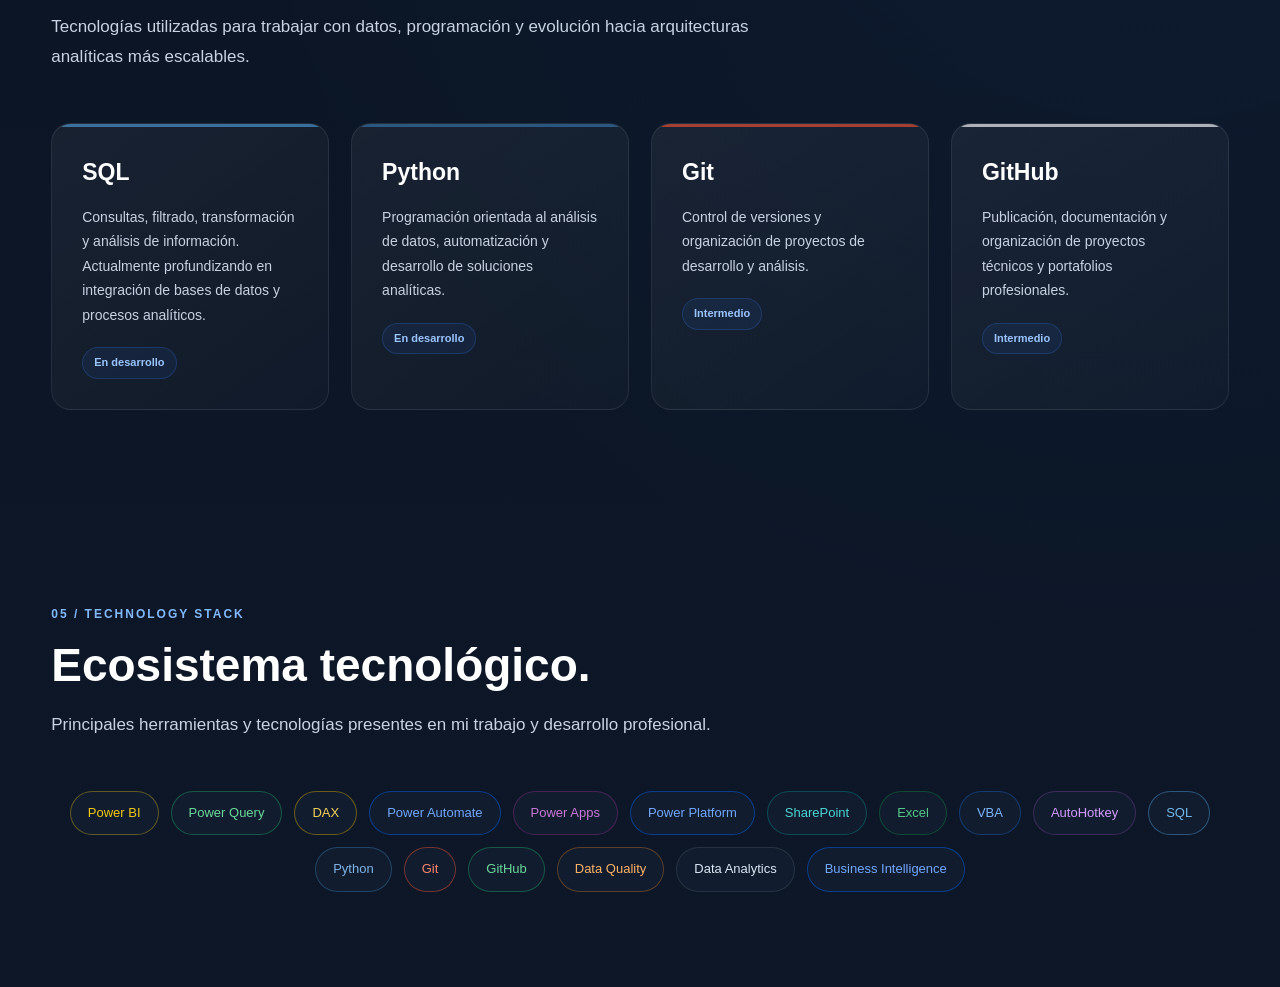
<file: skills.html>
<!doctype html>
<html lang="es">

<head>

    <meta charset="utf-8">

    <meta name="viewport" content="width=device-width, initial-scale=1">

    <title>Skills | Alberto Rubilar</title>

    <link rel="stylesheet" href="assets/css/style.css">

</head>


<body>


<header>

    <div class="container nav">

        <div class="logo">
            AR
        </div>

        <nav>

            <a href="index.html">
                Inicio
            </a>

            <a href="about.html">
                Sobre mí
            </a>

            <a href="skills.html">
                Skills
            </a>

            <a href="projects.html">
                Proyectos
            </a>

            <a href="project-instorevision.html">
                InStore Vision
            </a>

            <a href="contact.html">
                Contacto
            </a>

        </nav>

    </div>

</header>



<!-- =========================
     HERO
========================== -->

<section class="hero">

    <div class="hero-left">

        <span class="tag">
            TECNOLOGÍAS · HERRAMIENTAS · CONOCIMIENTOS
        </span>

        <h1>
            Skills
        </h1>

        <h2>
            Data Analytics
            <br>
            Business Intelligence
            <br>
            Process Automation
        </h2>

        <p>
            Tecnologías y herramientas que utilizo para analizar datos,
            construir soluciones de Business Intelligence, automatizar
            procesos y desarrollar soluciones orientadas al negocio.
        </p>

    </div>

</section>



<main>


<!-- =========================
     DATA & BI
========================== -->

<section class="section">

    <div class="section-header">

        <span class="section-tag">
            01 / DATA & BI
        </span>

        <h2>
            Análisis y Business Intelligence.
        </h2>

        <p class="section-subtitle">
            Herramientas utilizadas para transformar información en
            indicadores, modelos analíticos y visualizaciones.
        </p>

    </div>


    <div class="skills-grid">


        <div class="skill skill-powerbi">

            <h3>
                Power BI
            </h3>

            <p>
                Desarrollo de dashboards, modelos de datos,
                indicadores, análisis operacional y visualización
                orientada a la toma de decisiones.
            </p>

            <span class="skill-level">
                Avanzado
            </span>

        </div>


        <div class="skill skill-powerquery">

            <h3>
                Power Query
            </h3>

            <p>
                Limpieza, transformación, consolidación e integración
                de grandes volúmenes de información provenientes
                de diferentes fuentes.
            </p>

            <span class="skill-level">
                Avanzado
            </span>

        </div>


        <div class="skill skill-dax">

            <h3>
                DAX
            </h3>

            <p>
                Creación de medidas, indicadores, cálculos dinámicos
                y lógica analítica para modelos de Power BI.
            </p>

            <span class="skill-level">
                Intermedio / Avanzado
            </span>

        </div>


        <div class="skill skill-excel">

            <h3>
                Excel
            </h3>

            <p>
                Análisis de datos, tablas dinámicas, fórmulas,
                consolidación de información y automatización
                mediante VBA.
            </p>

            <span class="skill-level">
                Avanzado
            </span>

        </div>


    </div>

</section>



<!-- =========================
     POWER PLATFORM
========================== -->

<section class="section">

    <div class="section-header">

        <span class="section-tag">
            02 / POWER PLATFORM
        </span>

        <h2>
            Automatización y soluciones Microsoft.
        </h2>

        <p class="section-subtitle">
            Uso del ecosistema Microsoft Power Platform para
            automatizar procesos, digitalizar tareas y conectar
            información.
        </p>

    </div>


    <div class="skills-grid">


        <div class="skill skill-powerautomate">

            <h3>
                Power Automate
            </h3>

            <p>
                Automatización de flujos, consolidación de datos,
                validaciones, notificaciones y distribución
                automática de información.
            </p>

            <span class="skill-level">
                Avanzado
            </span>

        </div>


        <div class="skill skill-powerapps">

            <h3>
                Power Apps
            </h3>

            <p>
                Desarrollo de aplicaciones internas para captura
                de información y digitalización de procesos
                operacionales.
            </p>

            <span class="skill-level">
                Intermedio
            </span>

        </div>


        <div class="skill skill-sharepoint">

            <h3>
                SharePoint
            </h3>

            <p>
                Gestión e integración de archivos, listas y fuentes
                de información utilizadas dentro de soluciones
                Microsoft 365 y Power Platform.
            </p>

            <span class="skill-level">
                Intermedio / Avanzado
            </span>

        </div>


        <div class="skill skill-powerautomate">

            <h3>
                Power Platform
            </h3>

            <p>
                Integración de Power BI, Power Automate, Power Apps
                y SharePoint para construir soluciones conectadas
                orientadas a procesos de negocio.
            </p>

            <span class="skill-level">
                Experiencia práctica
            </span>

        </div>


    </div>

</section>



<!-- =========================
     AUTOMATION
========================== -->

<section class="section">

    <div class="section-header">

        <span class="section-tag">
            03 / AUTOMATION
        </span>

        <h2>
            Automatización de procesos.
        </h2>

        <p class="section-subtitle">
            Automatización de tareas repetitivas para mejorar
            productividad, reducir intervención manual y aumentar
            la confiabilidad de los procesos.
        </p>

    </div>


    <div class="skills-grid">


        <div class="skill skill-vba">

            <h3>
                VBA
            </h3>

            <p>
                Automatización de procesos en Excel, generación
                de herramientas internas y reducción de tareas
                repetitivas.
            </p>

            <span class="skill-level">
                Avanzado
            </span>

        </div>


        <div class="skill skill-autohotkey">

            <h3>
                AutoHotkey
            </h3>

            <p>
                Automatización de tareas de escritorio mediante
                macros y scripts para acelerar procesos
                operacionales.
            </p>

            <span class="skill-level">
                Intermedio
            </span>

        </div>


        <div class="skill skill-process">

            <h3>
                Process Automation
            </h3>

            <p>
                Identificación de tareas manuales y diseño de
                soluciones destinadas a reducir tiempos y
                mejorar la eficiencia operacional.
            </p>

            <span class="skill-level">
                Experiencia profesional
            </span>

        </div>


        <div class="skill skill-quality">

            <h3>
                Data Quality
            </h3>

            <p>
                Validación de información, detección de
                inconsistencias, seguimiento de indicadores
                y generación de alertas.
            </p>

            <span class="skill-level">
                Experiencia profesional
            </span>

        </div>


    </div>

</section>



<!-- =========================
     DATA ENGINEERING
========================== -->

<section class="section">

    <div class="section-header">

        <span class="section-tag">
            04 / DATA ENGINEERING
        </span>

        <h2>
            Datos y programación.
        </h2>

        <p class="section-subtitle">
            Tecnologías utilizadas para trabajar con datos,
            programación y evolución hacia arquitecturas
            analíticas más escalables.
        </p>

    </div>


    <div class="skills-grid">


        <div class="skill skill-sql">

            <h3>
                SQL
            </h3>

            <p>
                Consultas, filtrado, transformación y análisis
                de información. Actualmente profundizando en
                integración de bases de datos y procesos analíticos.
            </p>

            <span class="skill-level">
                En desarrollo
            </span>

        </div>


        <div class="skill skill-python">

            <h3>
                Python
            </h3>

            <p>
                Programación orientada al análisis de datos,
                automatización y desarrollo de soluciones
                analíticas.
            </p>

            <span class="skill-level">
                En desarrollo
            </span>

        </div>


        <div class="skill skill-git">

            <h3>
                Git
            </h3>

            <p>
                Control de versiones y organización de proyectos
                de desarrollo y análisis.
            </p>

            <span class="skill-level">
                Intermedio
            </span>

        </div>


        <div class="skill skill-github">

            <h3>
                GitHub
            </h3>

            <p>
                Publicación, documentación y organización de
                proyectos técnicos y portafolios profesionales.
            </p>

            <span class="skill-level">
                Intermedio
            </span>

        </div>


    </div>

</section>



<!-- =========================
     TECHNOLOGY STACK
========================== -->

<section class="section">

    <div class="section-header">

        <span class="section-tag">
            05 / TECHNOLOGY STACK
        </span>

        <h2>
            Ecosistema tecnológico.
        </h2>

        <p class="section-subtitle">
            Principales herramientas y tecnologías presentes
            en mi trabajo y desarrollo profesional.
        </p>

    </div>


    <div class="tech-list">

    <span class="tech-powerbi">Power BI</span>
    <span class="tech-powerquery">Power Query</span>
    <span class="tech-dax">DAX</span>
    <span class="tech-powerautomate">Power Automate</span>
    <span class="tech-powerapps">Power Apps</span>
    <span class="tech-powerautomate">Power Platform</span>
    <span class="tech-sharepoint">SharePoint</span>
    <span class="tech-excel">Excel</span>
    <span class="tech-vba">VBA</span>
    <span class="tech-autohotkey">AutoHotkey</span>
    <span class="tech-sql">SQL</span>
    <span class="tech-python">Python</span>
    <span class="tech-git">Git</span>
     <span class="tech-powerquery">GitHub</span>
    <span class="tech-quality">Data Quality</span>
    <span>Data Analytics</span>
   <span class="tech-powerautomate">Business Intelligence</span>

</div>

</section>


</main>



<script src="assets/js/main.js"></script>


</body>

</html>
</file>
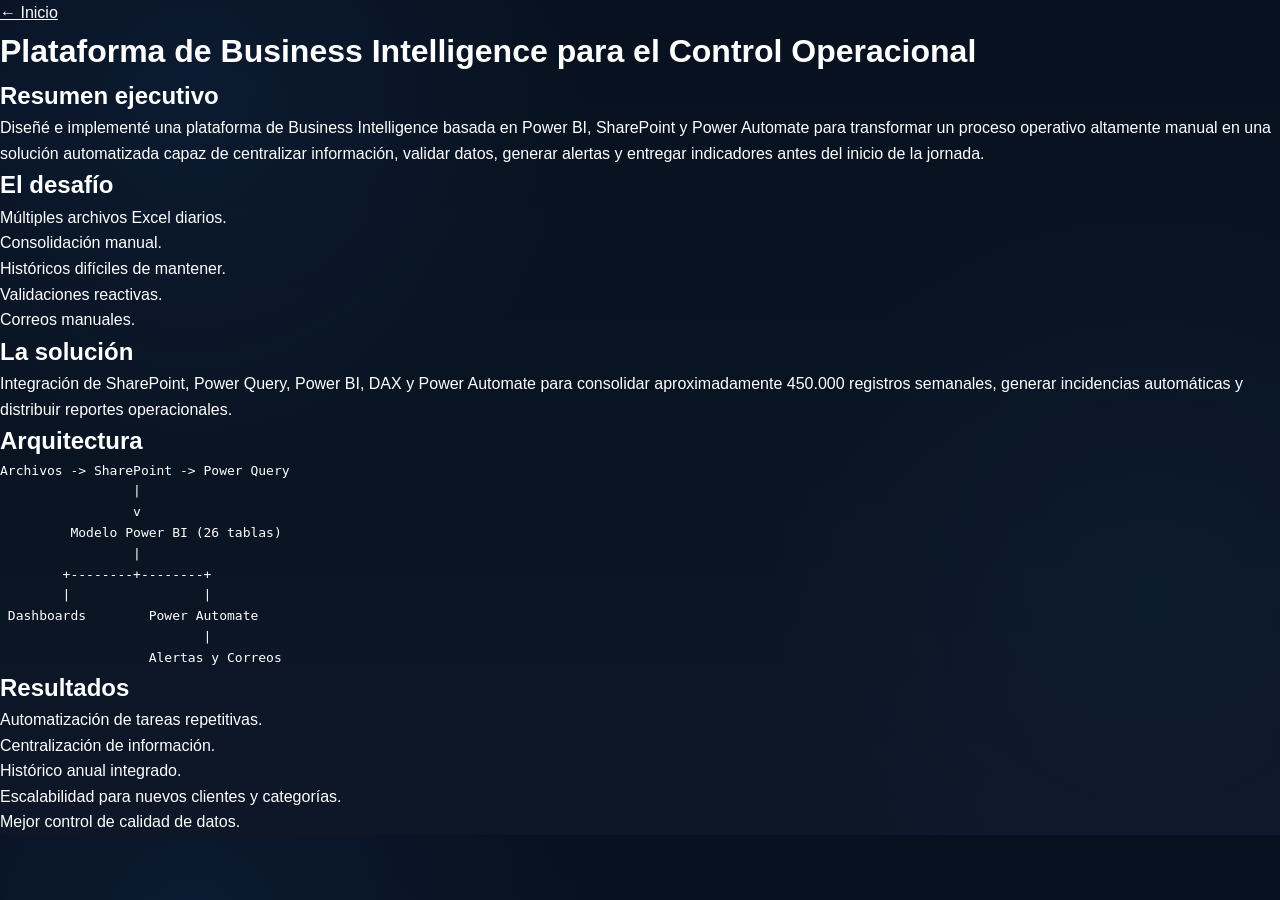
<file: projects/instore-vision.html>
<!DOCTYPE html><html lang="es"><head><meta charset="UTF-8">
<meta name="viewport" content="width=device-width,initial-scale=1">
<title>Proyecto - Plataforma BI Retail</title>
<link rel="stylesheet" href="../assets/css/style.css"></head><body>
<a href="../index.html">← Inicio</a>
<h1>Plataforma de Business Intelligence para el Control Operacional</h1>

<h2>Resumen ejecutivo</h2>
<p>Diseñé e implementé una plataforma de Business Intelligence basada en Power BI, SharePoint y Power Automate para transformar un proceso operativo altamente manual en una solución automatizada capaz de centralizar información, validar datos, generar alertas y entregar indicadores antes del inicio de la jornada.</p>

<h2>El desafío</h2>
<ul>
<li>Múltiples archivos Excel diarios.</li>
<li>Consolidación manual.</li>
<li>Históricos difíciles de mantener.</li>
<li>Validaciones reactivas.</li>
<li>Correos manuales.</li>
</ul>

<h2>La solución</h2>
<p>Integración de SharePoint, Power Query, Power BI, DAX y Power Automate para consolidar aproximadamente 450.000 registros semanales, generar incidencias automáticas y distribuir reportes operacionales.</p>

<h2>Arquitectura</h2>
<pre>
Archivos -> SharePoint -> Power Query
                 |
                 v
         Modelo Power BI (26 tablas)
                 |
        +--------+--------+
        |                 |
 Dashboards        Power Automate
                          |
                   Alertas y Correos
</pre>

<h2>Resultados</h2>
<ul>
<li>Automatización de tareas repetitivas.</li>
<li>Centralización de información.</li>
<li>Histórico anual integrado.</li>
<li>Escalabilidad para nuevos clientes y categorías.</li>
<li>Mejor control de calidad de datos.</li>
</ul>
</body></html>
</file>
<file: assets/css/style.css>
/* =====================================================
   ALBERTO RUBILAR PORTFOLIO
   STYLE V7
   Data · BI · Automation
===================================================== */


/* =====================================================
   VARIABLES
===================================================== */

:root {

    --primary: #3b82f6;
    --primary-dark: #2563eb;
    --primary-light: #82b9ff;

    --background: #07111f;
    --background2: #0d1728;

    --card: #101b2b;
    --card2: #162438;

    --text: #ffffff;
    --text2: #c8d2e2;
    --muted: #8ca2bd;

    --border: rgba(255,255,255,.09);

    --radius: 20px;

    --shadow:
        0 20px 60px rgba(0,0,0,.35);

    --transition: .35s;


    /* TECHNOLOGY COLORS */

    --powerbi: #f2c811;
    --powerapps: #742774;
    --powerautomate: #0066ff;
    --powerquery: #21a366;
    --excel: #107c41;
    --sharepoint: #038387;
    --dax: #d9a900;
    --sql: #4f9bd9;
    --python: #3776ab;
    --git: #f05032;
    --github: #ffffff;
    --forms: #7b5cff;
    --microsoft: #00a4ef;

}


/* =====================================================
   RESET
===================================================== */

*,
*::before,
*::after {
    margin: 0;
    padding: 0;
    box-sizing: border-box;
}

html {
    scroll-behavior: smooth;
}

body {

    font-family:
        'Inter',
        Arial,
        sans-serif;

    background:

        radial-gradient(
            circle at 15% 10%,
            rgba(59,130,246,.08),
            transparent 30%
        ),

        radial-gradient(
            circle at 90% 70%,
            rgba(59,130,246,.05),
            transparent 30%
        ),

        linear-gradient(
            180deg,
            #07111f,
            #091422,
            #0d1728
        );

    color: var(--text);

    overflow-x: hidden;

    line-height: 1.6;
}

img {
    max-width: 100%;
    display: block;
}

a {
    color: inherit;
}

button,
input,
textarea {
    font-family: inherit;
}


/* =====================================================
   BACKGROUND
===================================================== */

.background {

    position: fixed;
    inset: 0;

    pointer-events: none;

    z-index: -1;
}


/* =====================================================
   CONTAINER
===================================================== */

.container {

    width: min(1250px, 92%);

    margin: auto;
}


/* =====================================================
   HEADER
===================================================== */

header {

    position: fixed;

    top: 0;
    left: 0;

    width: 100%;

    backdrop-filter: blur(20px);
    -webkit-backdrop-filter: blur(20px);

    background:
        rgba(8,15,25,.78);

    border-bottom:
        1px solid rgba(255,255,255,.05);

    z-index: 500;
}

.nav {

    min-height: 82px;

    display: flex;

    align-items: center;

    justify-content: space-between;
}

.logo {

    font-size: 30px;

    font-weight: 800;

    color: white;

    letter-spacing: 2px;
}

nav {

    display: flex;

    gap: 32px;
}

nav a {

    position: relative;

    color: #dce7f5;

    text-decoration: none;

    font-size: 15px;

    transition: .3s;
}

nav a::after {

    content: "";

    position: absolute;

    left: 0;
    bottom: -7px;

    width: 0;
    height: 2px;

    background: var(--primary);

    transition: .3s;
}

nav a:hover {
    color: white;
}

nav a:hover::after {
    width: 100%;
}


/* =====================================================
   HERO
===================================================== */

.hero {

    width: min(1250px, 92%);

    margin: auto;

    min-height: 100vh;

    display: grid;

    grid-template-columns:
        minmax(0, 1fr)
        320px;

    align-items: center;

    gap: 70px;

    padding-top: 100px;
}

.hero-left {
    animation: fadeUp 1s ease;
}

.hero h1 {

    font-size: 76px;

    line-height: .95;

    letter-spacing: -2px;

    margin-bottom: 25px;
}

.hero h2 {

    color: #8abfff;

    font-size: 30px;

    font-weight: 500;

    margin-bottom: 30px;
}

.hero p {

    color: var(--text2);

    font-size: 18px;

    line-height: 1.85;

    max-width: 760px;
}


/* =====================================================
   HERO IDENTITY
===================================================== */

.hero-identity {

    position: relative;

    display: block;

    min-height: 255px;

    margin-bottom: 35px;
}

.hero-identity .tag {
    margin-bottom: 22px;
}


/* =====================================================
   HERO PROFILE
   RECTANGULAR IMAGE
===================================================== */

.hero-right {

    display: flex;

    justify-content: flex-end;

    align-items: center;
}

.hero-right .profile-wrapper {

    position: relative;

    width: 280px;
    height: 360px;

    display: flex;

    align-items: center;
    justify-content: center;
}

.hero-right .profile-wrapper::before,
.hero-right .profile-wrapper::after {

    display: none;
}

.hero-right .profile-image {

    width: 250px;
    height: 330px;

    object-fit: cover;

    object-position: center;

    border-radius: 18px;

    border:
        1px solid rgba(255,255,255,.12);

    box-shadow:
        0 25px 60px rgba(0,0,0,.45);
}


/* =====================================================
   TAG
===================================================== */

.tag {

    display: inline-flex;

    align-items: center;

    padding: 9px 17px;

    border-radius: 50px;

    background:
        rgba(255,255,255,.045);

    border:
        1px solid rgba(255,255,255,.10);

    color:
        #a9caff;

    font-size: 13px;

    font-weight: 700;

    letter-spacing: 1.5px;
}


/* =====================================================
   HERO DESCRIPTION
===================================================== */

.hero-description {

    max-width: 760px;
}

.hero-description p {

    color: var(--text2);

    font-size: 18px;

    line-height: 1.85;

    margin-bottom: 20px;
}

.hero-description .hero-lead {

    font-size: 22px;

    color: #e8f0fb;

    line-height: 1.6;
}

.hero-description strong {
    color: white;
}


/* =====================================================
   HERO CENTER
   (texto del hero centrado dentro de .hero-left)
===================================================== */

.hero-center .hero-left {
    text-align: center;
}

.hero-center .hero-description {
    margin-left: auto;
    margin-right: auto;
}

.hero-center .buttons-hero {
    justify-content: center;
}

.hero-center .hero-stats-centered {
    margin-left: auto;
    margin-right: auto;
}


/* =====================================================
   GENERIC PROFILE
===================================================== */

.profile-wrapper {

    position: relative;

    width: 320px;
    height: 320px;

    display: flex;

    align-items: center;

    justify-content: center;
}

.profile-wrapper::before {

    content: "";

    position: absolute;

    inset: -20px;

    border-radius: 50%;

    border:
        1px solid rgba(255,255,255,.10);
}

.profile-wrapper::after {

    content: "";

    position: absolute;

    inset: -45px;

    border-radius: 50%;

    border:
        1px solid rgba(59,130,246,.12);
}

.profile-image {

    width: 290px;
    height: 290px;

    object-fit: cover;

    object-position: center;

    border-radius: 50%;

    border:
        5px solid rgba(255,255,255,.08);

    box-shadow:

        0 25px 70px rgba(0,0,0,.5),

        0 0 60px rgba(59,130,246,.10);
}


/* =====================================================
   BUTTONS
===================================================== */

.buttons {

    display: flex;

    gap: 18px;

    margin-top: 35px;
}

.btn-primary {

    display: inline-block;

    padding: 15px 28px;

    border-radius: 13px;

    background:
        var(--primary-dark);

    color: white;

    text-decoration: none;

    font-weight: 600;

    transition: .35s;
}

.btn-primary:hover {

    transform:
        translateY(-4px);

    background:
        var(--primary);

    box-shadow:
        0 12px 30px
        rgba(37,99,235,.25);
}

.btn-secondary {

    display: inline-block;

    padding: 15px 28px;

    border-radius: 13px;

    border:
        1px solid rgba(255,255,255,.13);

    color: white;

    text-decoration: none;

    transition: .35s;
}

.btn-secondary:hover {

    transform:
        translateY(-4px);

    background:
        rgba(255,255,255,.05);
}


/* =====================================================
   HERO BUTTONS
   (versión más llamativa para el hero)
===================================================== */

.buttons-hero .btn-primary {

    padding: 18px 36px;

    font-size: 16px;

    background:
        linear-gradient(
            135deg,
            var(--primary),
            var(--primary-dark)
        );

    box-shadow:
        0 15px 40px rgba(37,99,235,.35);
}

.buttons-hero .btn-primary:hover {

    transform:
        translateY(-5px) scale(1.03);

    box-shadow:
        0 22px 50px rgba(37,99,235,.5);
}

.buttons-hero .btn-secondary {

    padding: 18px 36px;

    font-size: 16px;

    background:
        rgba(255,255,255,.04);

    border:
        1px solid rgba(255,255,255,.22);
}

.buttons-hero .btn-secondary:hover {

    transform:
        translateY(-5px) scale(1.03);

    background:
        rgba(255,255,255,.09);

    border-color:
        rgba(255,255,255,.4);
}


/* =====================================================
   HERO STATS
===================================================== */

.hero-stats {

    display: grid;

    grid-template-columns:
        repeat(4,1fr);

    gap: 12px;

    margin-top: 35px;

    max-width: 850px;
}

.hero-stat {

    padding: 20px 15px;

    border-radius: 15px;

    background:
        rgba(255,255,255,.035);

    border:
        1px solid rgba(255,255,255,.07);

    transition: .3s;
}

.hero-stat:hover {

    transform:
        translateY(-4px);

    background:
        rgba(255,255,255,.055);
}

.hero-stat strong {

    display: block;

    font-size: 22px;

    margin-bottom: 5px;
}

.hero-stat span {

    display: block;

    color: #91a6be;

    font-size: 12px;
}


/* =====================================================
   HERO STATS CENTERED
   (versión más llamativa, con acento superior)
===================================================== */

.hero-stats-centered .hero-stat {

    position: relative;

    overflow: hidden;

    background:
        linear-gradient(
            145deg,
            rgba(255,255,255,.06),
            rgba(255,255,255,.02)
        );

    border:
        1px solid rgba(255,255,255,.10);
}

.hero-stats-centered .hero-stat::before {

    content: "";

    position: absolute;

    top: 0;
    left: 0;

    width: 100%;
    height: 3px;

    background: var(--primary);

    opacity: .8;
}

.hero-stats-centered .hero-stat strong {

    font-size: 26px;

    background:
        linear-gradient(
            135deg,
            #ffffff,
            var(--primary-light)
        );

    -webkit-background-clip: text;
    background-clip: text;

    -webkit-text-fill-color: transparent;
}

.hero-stats-centered .hero-stat:hover {

    transform:
        translateY(-6px);

    border-color:
        rgba(59,130,246,.4);

    box-shadow:
        0 20px 40px rgba(0,0,0,.3);
}


/* =====================================================
   GENERAL SECTIONS
===================================================== */

.section {

    width: min(1250px,92%);

    margin: auto;

    padding: 95px 0;
}

.section-header {
    margin-bottom: 50px;
}

.section-tag {

    display: inline-block;

    color: #82b9ff;

    font-size: 12px;

    font-weight: 800;

    letter-spacing: 2px;

    margin-bottom: 15px;
}

.section-header h2 {

    font-size: 46px;

    line-height: 1.15;

    margin-bottom: 18px;
}

.section-subtitle {

    color: var(--text2);

    max-width: 760px;

    font-size: 17px;

    line-height: 1.8;
}


/* =====================================================
   ABOUT
===================================================== */

.about {

    width: min(1100px,92%);

    margin: auto;

    padding: 90px 0;
}

.about-content {

    max-width: 1000px;

    margin: auto;
}

.about-content h3 {

    font-size: 38px;

    line-height: 1.2;

    margin-bottom: 30px;
}

.about-content p {

    color: var(--text2);

    font-size: 17px;

    line-height: 1.9;

    margin-bottom: 22px;
}

.about-content .lead {

    color: white;

    font-size: 22px;

    line-height: 1.6;
}


/* =====================================================
   ABOUT LAYOUT
===================================================== */

.about-layout {

    display: grid;

    grid-template-columns:
        1.15fr
        .85fr;

    gap: 70px;

    align-items: center;
}


/* =====================================================
   ABOUT IMAGE
===================================================== */

.about-image {

    width: 100%;

    display: flex;

    flex-direction: column;

    align-items: center;

    justify-content: center;
}

.about-image img {

    display: block;

    width: 100%;

    max-width: 520px;

    height: auto;

    max-height: 380px;

    object-fit: cover;

    object-position: center;

    border-radius: 20px;

    border:
        1px solid rgba(255,255,255,.10);

    box-shadow:
        0 20px 50px rgba(0,0,0,.35);
}

.about-image-caption {

    display: block;

    width: 100%;

    max-width: 520px;

    margin-top: 14px;

    text-align: center;

    color: var(--muted);

    font-size: 12px;

    letter-spacing: .5px;
}


/* =====================================================
   ABOUT BOXES
===================================================== */

.about-boxes {

    display: grid;

    grid-template-columns:
        repeat(4,1fr);

    gap: 18px;

    margin-top: 45px;
}

.about-card {

    position: relative;

    padding: 28px;

    min-height: 150px;

    border-radius: 18px;

    background:
        linear-gradient(
            145deg,
            rgba(255,255,255,.055),
            rgba(255,255,255,.018)
        );

    border:
        1px solid rgba(255,255,255,.08);

    transition: .35s;

    overflow: hidden;
}

.about-card::before {

    content: "";

    position: absolute;

    top: 0;
    left: 0;

    width: 100%;
    height: 3px;

    background:
        var(--primary);

    opacity: .7;
}

.about-card:hover {

    transform:
        translateY(-6px);

    border-color:
        rgba(59,130,246,.35);

    box-shadow:
        var(--shadow);
}

.about-card h4 {

    font-size: 28px;

    margin-bottom: 8px;

    color: white;
}

.about-card p {

    font-size: 13px;

    line-height: 1.6;

    margin: 0;
}


/* =====================================================
   ABOUT — MODELO DE DATOS
===================================================== */

.about-model {
    margin-top: 90px;
}

.project-image-block {

    padding: 35px;

    border-radius: 22px;

    background:
        linear-gradient(
            145deg,
            rgba(255,255,255,.045),
            rgba(255,255,255,.012)
        );

    border:
        1px solid rgba(255,255,255,.09);

    box-shadow:
        var(--shadow);
}

.project-image-block h3 {

    font-size: 22px;

    margin-bottom: 12px;
}

.project-image-block p {

    color: var(--text2);

    line-height: 1.8;

    margin-bottom: 25px;
}

.case-study-image {

    width: 100%;

    max-height: 500px;

    object-fit: contain;

    border-radius: 16px;

    border:
        1px solid rgba(255,255,255,.10);

    background: #0d1728;

    overflow: hidden;
}

/* Cuando .case-study-image es un DIV contenedor (no la <img> directa),
   la imagen interna debe llenar el contenedor correctamente */
.case-study-image img {
    width: 100%;
    height: auto;
    display: block;
    object-fit: contain;
}


/* =====================================================
   CASE STUDY VISUAL
   (bloques alternados texto + imagen, ej. project-instorevision.html)
===================================================== */

.case-study-visual {

    display: grid;

    grid-template-columns:
        1fr 1fr;

    gap: 60px;

    align-items: center;

    margin-bottom: 70px;
}

.case-study-visual:last-child {
    margin-bottom: 0;
}

.case-study-visual.reverse
.case-study-visual-content {
    order: 2;
}

.case-study-visual.reverse
.case-study-image {
    order: 1;
}

.case-study-visual-content h3 {

    font-size: 30px;

    line-height: 1.25;

    margin: 15px 0 18px;
}

.case-study-visual-content p {

    color: var(--text2);

    line-height: 1.85;

    font-size: 16px;
}


/* =====================================================
   ABOUT — METODOLOGÍA (texto + timeline)
===================================================== */

.about-method {

    display: grid;

    grid-template-columns:
        1fr 1fr;

    gap: 60px;

    align-items: start;
}


/* =====================================================
   PROCESS TIMELINE
===================================================== */

.process-timeline {

    position: relative;

    display: flex;

    flex-direction: column;

    gap: 35px;

    padding-left: 10px;
}

.process-timeline::before {

    content: "";

    position: absolute;

    top: 8px;
    bottom: 8px;

    left: 29px;

    width: 2px;

    background:
        linear-gradient(
            180deg,
            var(--primary),
            rgba(59,130,246,.05)
        );
}

.process-step {

    position: relative;

    display: flex;

    gap: 22px;

    align-items: flex-start;
}

.process-step-marker {

    position: relative;

    z-index: 1;

    flex-shrink: 0;

    width: 58px;
    height: 58px;

    display: flex;

    align-items: center;

    justify-content: center;

    border-radius: 50%;

    background:
        linear-gradient(
            145deg,
            var(--primary-dark),
            var(--primary)
        );

    border:
        4px solid var(--background);

    box-shadow:
        0 10px 25px rgba(37,99,235,.35);

    color: white;

    font-weight: 800;

    font-size: 16px;

    transition: var(--transition);
}

.process-step-content h3 {

    font-size: 20px;

    margin-top: 10px;

    margin-bottom: 8px;
}

.process-step-content p {

    color: var(--text2);

    font-size: 14px;

    line-height: 1.7;
}

.process-step:hover .process-step-marker {

    transform: scale(1.08);

    box-shadow:
        0 14px 32px rgba(37,99,235,.5);
}


/* =====================================================
   ABOUT GRID
===================================================== */

.about-grid {

    width: min(1100px,92%);

    margin: auto;

    display: grid;

    grid-template-columns:
        1.2fr .8fr;

    gap: 70px;

    align-items: center;
}

.about-text p {

    color: var(--text2);

    font-size: 17px;

    line-height: 1.9;

    margin-bottom: 20px;
}

.about-highlights {

    display: grid;

    grid-template-columns:
        repeat(2,1fr);

    gap: 15px;
}

.highlight-card {

    padding: 25px;

    border-radius: 17px;

    background:
        rgba(255,255,255,.035);

    border:
        1px solid rgba(255,255,255,.08);

    transition: .35s;
}

.highlight-card:hover {

    transform:
        translateY(-5px);

    border-color:
        rgba(59,130,246,.35);
}

.highlight-number {

    display: block;

    color:
        var(--primary-light);

    font-size: 12px;

    font-weight: 800;

    letter-spacing: 2px;

    margin-bottom: 10px;
}

.highlight-label {

    display: block;

    font-weight: 600;
}


/* =====================================================
   ABOUT — STACK
===================================================== */

.about-stack {

    display: grid;

    grid-template-columns:
        repeat(3,1fr);

    gap: 18px;

    margin-top: 50px;
}

.about-stack-item {

    padding: 24px;

    border-radius: 18px;

    background:
        rgba(255,255,255,.035);

    border:
        1px solid rgba(255,255,255,.08);

    border-top:
        3px solid #596579;

    transition: var(--transition);
}

.about-stack-item:hover {

    transform:
        translateY(-6px);

    background:
        rgba(255,255,255,.06);
}

.about-stack-item strong {

    display: block;

    font-size: 17px;

    margin-bottom: 6px;

    color: white;
}

.about-stack-item span {

    display: block;

    color: var(--muted);

    font-size: 12px;
}

.tool-powerbi { border-top-color: var(--powerbi); }
.tool-powerquery { border-top-color: var(--powerquery); }
.tool-excel { border-top-color: var(--excel); }
.tool-powerautomate { border-top-color: var(--powerautomate); }
.tool-powerapps { border-top-color: var(--powerapps); }
.tool-sharepoint { border-top-color: var(--sharepoint); }


/* =====================================================
   CORE SKILLS
===================================================== */

.core-skills-grid {

    display: grid;

    grid-template-columns:
        repeat(4,1fr);

    gap: 22px;
}

.core-skill-card {

    position: relative;

    overflow: hidden;

    padding: 35px;

    min-height: 220px;

    border-radius: 20px;

    background:
        #101b2b;

    border:
        1px solid rgba(255,255,255,.08);

    transition: .35s;
}

.core-skill-card:hover {

    transform:
        translateY(-8px);

    background:
        #142236;

    box-shadow:
        var(--shadow);
}

.core-skill-accent {

    position: absolute;

    top: 0;
    left: 0;

    width: 100%;
    height: 4px;

    background:
        #596579;
}

.core-skill-card:nth-child(1)
.core-skill-accent {
    background: var(--powerbi);
}

.core-skill-card:nth-child(2)
.core-skill-accent {
    background: var(--powerapps);
}

.core-skill-card:nth-child(3)
.core-skill-accent {
    background: var(--powerautomate);
}

.core-skill-card:nth-child(4)
.core-skill-accent {
    background: var(--excel);
}

.core-skill-card h3 {

    font-size: 25px;

    margin-bottom: 15px;
}

.core-skill-card p {

    color: var(--text2);

    line-height: 1.75;
}


/* =====================================================
   SKILLS
===================================================== */

.skills-grid {

    display: grid;

    grid-template-columns:
        repeat(4,1fr);

    gap: 22px;
}

.skill {

    position: relative;

    overflow: hidden;

    padding: 30px;

    border-radius: 20px;

    background:
        linear-gradient(
            145deg,
            rgba(255,255,255,.055),
            rgba(255,255,255,.018)
        );

    border:
        1px solid rgba(255,255,255,.08);

    transition:
        transform .35s,
        border-color .35s,
        box-shadow .35s;
}

.skill::before {

    content: "";

    position: absolute;

    top: 0;
    left: 0;

    width: 100%;
    height: 3px;

    background:
        var(--primary);

    opacity: .65;
}

.skill:hover {

    transform:
        translateY(-8px);

    border-color:
        rgba(59,130,246,.40);

    box-shadow:
        0 20px 50px rgba(0,0,0,.30);
}

.skill h3 {

    font-size: 23px;

    margin-bottom: 14px;
}

.skill p {

    color: var(--text2);

    line-height: 1.75;

    font-size: 14px;

    margin-bottom: 20px;
}


/* =====================================================
   SKILL LEVEL
===================================================== */

.skill-level {

    display: inline-block;

    padding: 6px 11px;

    border-radius: 20px;

    background:
        rgba(59,130,246,.08);

    border:
        1px solid rgba(59,130,246,.22);

    color:
        #9bc5ff;

    font-size: 11px;

    font-weight: 700;
}


/* =====================================================
   SKILL TECHNOLOGY COLORS
===================================================== */

.skill-powerbi::before {
    background: var(--powerbi);
}

.skill-powerapps::before {
    background: var(--powerapps);
}

.skill-powerautomate::before {
    background: var(--powerautomate);
}

.skill-powerquery::before {
    background: var(--powerquery);
}

.skill-excel::before {
    background: var(--excel);
}

.skill-sharepoint::before {
    background: var(--sharepoint);
}

.skill-dax::before {
    background: var(--dax);
}

.skill-sql::before {
    background: var(--sql);
}

.skill-python::before {
    background: var(--python);
}

.skill-git::before {
    background: var(--git);
}


/* =====================================================
   FEATURED PROJECTS
===================================================== */

.featured-projects-section {
    padding-top: 75px;
}

.featured-projects-grid {

    display: grid;

    grid-template-columns:
        repeat(2,minmax(0,1fr));

    gap: 28px;
}

.featured-project-card {

    position: relative;

    display: flex;

    flex-direction: column;

    justify-content: flex-start;

    padding: 35px;

    min-height: 320px;

    border-radius: 22px;

    background:
        linear-gradient(
            145deg,
            #111d2d,
            #0d1827
        );

    border:
        1px solid rgba(255,255,255,.10);

    box-shadow:
        0 18px 45px rgba(0,0,0,.25);

    transition:
        transform .35s,
        border-color .35s,
        box-shadow .35s;
}

.featured-project-card:hover {

    transform:
        translateY(-7px);

    border-color:
        rgba(255,255,255,.18);

    box-shadow:
        0 25px 60px rgba(0,0,0,.35);
}

.project-number {

    display: inline-flex;

    align-items: center;

    justify-content: center;

    width: 44px;
    height: 44px;

    border-radius: 12px;

    margin-bottom: 20px;

    background:
        rgba(59,130,246,.08);

    border:
        1px solid rgba(59,130,246,.35);

    color:
        #7cb6ff;

    font-size: 12px;

    font-weight: 800;

    letter-spacing: 1px;
}

.project-category {

    display: block;

    color:
        #9bbfff;

    font-size: 11px;

    font-weight: 800;

    letter-spacing: 1.5px;

    margin-bottom: 13px;
}

.featured-project-card h3 {

    font-size: 28px;

    line-height: 1.25;

    margin-bottom: 17px;

    color: white;
}

.featured-project-card p {

    color: var(--text2);

    line-height: 1.8;

    margin-bottom: 25px;
}


/* =====================================================
   PROJECTS
===================================================== */

.projects {

    width: min(1250px,92%);

    margin: auto;

    padding: 90px 0;
}

.section-title {

    font-size: 46px;

    line-height: 1.15;

    margin-bottom: 18px;
}

.project-grid {

    display: grid;

    grid-template-columns:
        repeat(2,minmax(0,1fr));

    gap: 28px;

    align-items: stretch;
}

.project {

    display: flex;

    flex-direction: column;

    height: 100%;

    overflow: hidden;

    border-radius: 22px;

    background:
        linear-gradient(
            145deg,
            #111d2d,
            #0d1827
        );

    border:
        1px solid rgba(255,255,255,.10);

    box-shadow:
        0 15px 40px rgba(0,0,0,.22);

    transition:
        transform .35s,
        border-color .35s,
        box-shadow .35s;
}

.project:hover {

    transform:
        translateY(-7px);

    border-color:
        rgba(255,255,255,.18);

    box-shadow:
        0 25px 55px rgba(0,0,0,.35);
}

.project-image {

    height: 210px;

    min-height: 210px;

    overflow: hidden;

    background:
        #101b2b;
}

.project-image img {

    width: 100%;

    height: 100%;

    min-height: 0;

    object-fit: cover;
}

.project-content {

    display: flex;

    flex-direction: column;

    flex: 1;

    padding: 30px;
}

.project-content h3 {

    font-size: 26px;

    margin-bottom: 15px;

    color: white;
}

.project-content p {

    color: var(--text2);

    line-height: 1.8;

    margin-bottom: 20px;
}

.project-tags {

    display: flex;

    flex-wrap: wrap;

    gap: 8px;
}

.project-tags span {

    padding: 7px 12px;

    border-radius: 20px;

    background:
        rgba(255,255,255,.045);

    border:
        1px solid rgba(255,255,255,.10);

    color:
        #d1dbea;

    font-size: 11px;
}


/* =====================================================
   PROJECT TECH
===================================================== */

.project-tech {

    display: flex;

    flex-wrap: wrap;

    gap: 8px;

    margin-top: 20px;
}

.project-tech span {

    padding: 7px 12px;

    border-radius: 20px;

    background:
        rgba(255,255,255,.045);

    border:
        1px solid rgba(255,255,255,.10);

    color:
        #d1dbea;

    font-size: 12px;
}

.project-link {

    display: inline-block;

    margin-top: 25px;

    color:
        #7cb6ff;

    text-decoration: none;

    font-weight: 700;

    transition: .3s;
}

.project-link:hover {

    color: white;

    transform:
        translateX(4px);
}


/* =====================================================
   TECH LIST
===================================================== */

.tech-list {

    display: flex;

    justify-content: center;

    align-items: center;

    flex-wrap: wrap;

    gap: 12px;
}

.tech-list span {

    padding: 11px 17px;

    border-radius: 30px;

    background:
        #111d2e;

    border:
        1px solid rgba(255,255,255,.09);

    color:
        #dce7f5;

    font-size: 13px;

    transition: .3s;
}

.tech-list span:hover {

    transform:
        translateY(-4px);

    background:
        #172538;

    border-color:
        rgba(255,255,255,.16);
}


/* =====================================================
   TECHNOLOGY COLORS
===================================================== */

.tech-powerbi {

    color: var(--powerbi) !important;

    border-color:
        rgba(242,200,17,.35) !important;
}

.tech-powerapps {

    color: #c978d8 !important;

    border-color:
        rgba(116,39,116,.55) !important;
}

.tech-powerautomate {

    color: #72a7ff !important;

    border-color:
        rgba(0,102,255,.45) !important;
}

.tech-powerquery {

    color: #6bd99b !important;

    border-color:
        rgba(33,163,102,.45) !important;
}

.tech-excel {

    color: #55c88a !important;

    border-color:
        rgba(16,124,65,.45) !important;
}

.tech-sharepoint {

    color: #4ed5d5 !important;

    border-color:
        rgba(3,131,135,.45) !important;
}

.tech-dax {

    color: #f1d15b !important;

    border-color:
        rgba(217,169,0,.45) !important;
}

.tech-sql {

    color: #75b9ec !important;

    border-color:
        rgba(79,155,217,.45) !important;
}

.tech-python {

    color: #7eb4e8 !important;

    border-color:
        rgba(55,118,171,.45) !important;
}

.tech-git {

    color: #ff856e !important;

    border-color:
        rgba(240,80,50,.45) !important;
}

.tech-forms {

    color: #b39dff !important;

    border-color:
        rgba(123,92,255,.45) !important;
}

.tech-m365,
.tech-outlook {

    color: #6fc4f2 !important;

    border-color:
        rgba(0,164,239,.45) !important;
}


/* =====================================================
   WORKFLOW
===================================================== */

.workflow-section {
    padding-top: 75px;
}

.workflow-intro {

    max-width: 900px;

    margin-bottom: 55px;
}

.workflow-intro p {

    color: var(--text2);

    font-size: 18px;

    line-height: 1.9;

    margin-bottom: 22px;
}

.workflow-intro .workflow-lead {

    color: white;

    font-size: 25px;

    line-height: 1.55;
}

.workflow-result {

    padding: 25px 30px;

    border-left:
        3px solid var(--primary);

    background:
        rgba(255,255,255,.025);

    border-radius:
        0 15px 15px 0;
}

.workflow-result strong {
    color: white;
}


/* =====================================================
   WORKFLOW CARDS
===================================================== */

.workflow-grid {

    display: grid;

    grid-template-columns:
        1fr auto
        1fr auto
        1fr auto
        1fr;

    align-items: center;

    gap: 15px;
}

.workflow-card {

    min-height: 170px;

    padding: 25px;

    border-radius: 20px;

    background:
        #101c2d;

    border:
        1px solid rgba(255,255,255,.09);

    display: flex;

    flex-direction: column;

    justify-content: center;

    transition: .35s;
}

.workflow-card:hover {

    transform:
        translateY(-7px);
}

.workflow-card strong {

    font-size: 25px;

    margin-bottom: 7px;
}

.workflow-card > span:last-child {

    color:
        #a9b8c9;

    font-size: 13px;
}

.workflow-number {

    color:
        #63758c;

    font-size: 11px;

    font-weight: 800;

    letter-spacing: 2px;

    margin-bottom: 12px;
}

.workflow-arrow {

    color:
        #62758e;

    font-size: 25px;
}

.workflow-data {
    border-top: 4px solid var(--powerquery);
}

.workflow-bi {
    border-top: 4px solid var(--powerbi);
}

.workflow-flow {
    border-top: 4px solid var(--powerautomate);
}

.workflow-impact {
    border-top: 4px solid #27ae60;
}


/* =====================================================
   INSTORE VISION ARCHITECTURE
===================================================== */

.instore-architecture {

    margin-top: 45px;

    padding: 45px;

    border-radius: 25px;

    background:
        linear-gradient(
            145deg,
            rgba(255,255,255,.045),
            rgba(255,255,255,.012)
        );

    border:
        1px solid rgba(255,255,255,.09);

    box-shadow:
        0 20px 60px rgba(0,0,0,.25);
}

.architecture-title {

    text-align: center;

    font-size: 28px;

    margin-bottom: 40px;
}

.architecture-root {

    display: flex;

    justify-content: center;

    margin-bottom: 35px;
}

.architecture-node {

    min-width: 210px;

    padding: 22px 28px;

    text-align: center;

    border-radius: 17px;

    background:
        #101c2d;

    border:
        1px solid rgba(255,255,255,.10);

    transition: .35s;
}

.architecture-node:hover {

    transform:
        translateY(-5px);

    border-color:
        rgba(59,130,246,.5);
}

.architecture-node strong {

    display: block;

    font-size: 19px;

    margin-bottom: 5px;
}

.architecture-node span {

    color:
        var(--muted);

    font-size: 12px;
}

.architecture-branches {

    display: grid;

    grid-template-columns:
        repeat(2,1fr);

    gap: 25px;

    position: relative;
}

.architecture-branch {

    padding: 25px;

    text-align: center;

    border-radius: 18px;

    background:
        rgba(255,255,255,.025);

    border:
        1px solid rgba(255,255,255,.08);
}

.architecture-branch strong {

    display: block;

    margin-bottom: 6px;
}

.architecture-branch span {

    color:
        var(--muted);

    font-size: 13px;
}

.architecture-powerapps {
    border-top: 4px solid var(--powerapps);
}

.architecture-data {
    border-top: 4px solid var(--powerquery);
}

.architecture-automate {

    margin: 30px auto;

    max-width: 300px;

    border-top:
        4px solid var(--powerautomate);
}

.architecture-bi {

    max-width: 300px;

    margin: auto;

    border-top:
        4px solid var(--powerbi);
}

.architecture-final {

    max-width: 500px;

    margin: 25px auto 0;

    border-top:
        4px solid #27ae60;
}


/* =====================================================
   ARCHITECTURE — FLUJO VERTICAL
   (ej. project-instorevision.html)
===================================================== */

.architecture {

    display: flex;

    flex-direction: column;

    align-items: center;

    gap: 0;

    padding: 45px;

    border-radius: 25px;

    background:
        linear-gradient(
            145deg,
            rgba(255,255,255,.045),
            rgba(255,255,255,.012)
        );

    border:
        1px solid rgba(255,255,255,.09);

    box-shadow:
        0 20px 60px rgba(0,0,0,.25);
}

.architecture-row {

    display: grid;

    grid-template-columns:
        repeat(2,1fr);

    gap: 25px;

    width: 100%;

    max-width: 700px;
}

.architecture-row .architecture-node {

    min-width: 0;

    width: 100%;
}

.architecture-arrow {

    color: #62758e;

    font-size: 22px;

    margin: 10px 0;
}

.architecture-main,
.architecture-powerbi,
.architecture-result {

    width: 100%;

    max-width: 460px;

    margin: 0 auto;
}

.architecture-main {
    border-top: 4px solid var(--powerautomate);
}

.architecture-powerbi {
    border-top: 4px solid var(--powerbi);
}

.architecture-result {

    border-top: 4px solid #27ae60;

    background:
        linear-gradient(
            145deg,
            rgba(39,174,96,.08),
            #101c2d
        );
}


/* =====================================================
   CASE STUDY IMAGES
===================================================== */

.case-image {
    width: 100%;
    overflow: hidden;
    border-radius: 20px;
    border: 1px solid rgba(255,255,255,.10);
    box-shadow: 0 20px 50px rgba(0,0,0,.35);
    transition: .35s;
}

.case-image img {
    width: 100%;
    height: auto;
    display: block;
}

.case-image:hover {

    transform:
        translateY(-5px);

    border-color:
        rgba(59,130,246,.35);
}

.case-gallery {

    display: grid;

    grid-template-columns:
        repeat(2,1fr);

    gap: 25px;

    margin-top: 40px;
}

.case-gallery-item {

    padding: 18px;

    border-radius: 22px;

    background:
        rgba(255,255,255,.025);

    border:
        1px solid rgba(255,255,255,.08);
}

.case-gallery-item h4 {

    margin-bottom: 15px;

    font-size: 18px;
}

.case-gallery-item p {

    color:
        var(--muted);

    font-size: 13px;

    margin-top: 15px;
}


/* =====================================================
   CASE HIGHLIGHTS
===================================================== */

.case-highlights {

    display: grid;

    grid-template-columns:
        repeat(4,1fr);

    gap: 18px;

    margin-top: 40px;
}

.case-highlight {

    padding: 25px;

    text-align: center;

    border-radius: 18px;

    background:
        #101b2b;

    border:
        1px solid rgba(255,255,255,.08);

    transition: .35s;
}

.case-highlight:hover {

    transform:
        translateY(-5px);

    border-color:
        rgba(255,255,255,.15);
}

.case-highlight strong {

    display: block;

    font-size: 30px;

    margin-bottom: 6px;
}

.case-highlight span {

    color:
        var(--muted);

    font-size: 12px;
}


/* =====================================================
   AUTOMATION / FLOWS
===================================================== */

.automation-grid {

    display: grid;

    grid-template-columns:
        repeat(3,1fr);

    gap: 20px;

    margin-top: 40px;
}

.automation-card {

    padding: 28px;

    border-radius: 19px;

    background:
        linear-gradient(
            145deg,
            rgba(0,102,255,.08),
            rgba(255,255,255,.018)
        );

    border:
        1px solid rgba(0,102,255,.20);

    transition: .35s;
}

.automation-card:hover {

    transform:
        translateY(-6px);

    border-color:
        rgba(0,102,255,.55);
}

.automation-number {

    display: block;

    color:
        #72a7ff;

    font-size: 11px;

    font-weight: 800;

    letter-spacing: 2px;

    margin-bottom: 12px;
}

.automation-card h4 {

    font-size: 19px;

    margin-bottom: 10px;
}

.automation-card p {

    color:
        var(--text2);

    font-size: 13px;

    line-height: 1.7;
}


/* =====================================================
   DOCUMENTATION
===================================================== */

.documentation-card {

    display: grid;

    grid-template-columns:
        auto 1fr;

    gap: 25px;

    align-items: center;

    padding: 35px;

    margin-top: 35px;

    border-radius: 22px;

    background:
        linear-gradient(
            135deg,
            rgba(59,130,246,.08),
            rgba(255,255,255,.02)
        );

    border:
        1px solid rgba(59,130,246,.20);
}

.documentation-icon {

    width: 70px;
    height: 70px;

    display: flex;

    align-items: center;
    justify-content: center;

    border-radius: 18px;

    background:
        rgba(59,130,246,.12);

    border:
        1px solid rgba(59,130,246,.30);

    color:
        #82b9ff;

    font-size: 28px;
}

.documentation-card h3 {

    margin-bottom: 8px;

    font-size: 22px;
}

.documentation-card p {

    color:
        var(--text2);

    line-height: 1.8;

    font-size: 14px;
}


/* =====================================================
   IMPACT
===================================================== */

.impact-grid {

    display: grid;

    grid-template-columns:
        repeat(4,1fr);

    gap: 20px;
}

.impact-card {

    padding: 30px;

    border-radius: 20px;

    background:
        rgba(255,255,255,.035);

    border:
        1px solid rgba(255,255,255,.08);

    transition: .35s;
}

.impact-card:hover {

    transform:
        translateY(-7px);

    border-color:
        rgba(39,174,96,.35);
}

.impact-card h3 {

    font-size: 21px;

    margin-bottom: 12px;
}

.impact-card p {

    color:
        var(--text2);

    font-size: 14px;

    line-height: 1.7;
}


/* =====================================================
   HOME WORKFLOW
===================================================== */

.homepage-tech-list {

    max-width: 1000px;

    margin: auto;
}

.ecosystem-section {
    text-align: center;
}


/* =====================================================
   FINAL CONTACT
===================================================== */

.home-contact-section {

    padding-top: 60px;

    padding-bottom: 110px;
}

.home-contact-card {

    padding: 65px;

    text-align: center;

    border-radius: 25px;

    background:
        linear-gradient(
            135deg,
            rgba(255,255,255,.045),
            rgba(255,255,255,.015)
        );

    border:
        1px solid rgba(255,255,255,.08);
}

.home-contact-card h2 {

    font-size: 42px;

    margin-bottom: 20px;
}

.home-contact-card p {

    max-width: 700px;

    margin:
        0 auto 35px;

    color:
        var(--text2);

    line-height: 1.8;

    font-size: 17px;
}


/* =====================================================
   SIGUIENTE PASO
   BOTONES CENTRADOS
===================================================== */

.home-contact-card .buttons {

    justify-content: center;

    align-items: center;

    width: 100%;
}

.home-contact-card .btn-primary,
.home-contact-card .btn-secondary {

    min-width: 180px;

    text-align: center;
}


/* =====================================================
   CONTACT
===================================================== */

.contact {

    width: min(900px,92%);

    margin: auto;

    padding: 90px 0;
}

.contact-card {

    padding: 50px;

    border-radius: 24px;

    background:
        linear-gradient(
            145deg,
            rgba(255,255,255,.05),
            rgba(255,255,255,.015)
        );

    border:
        1px solid rgba(255,255,255,.09);

    box-shadow:
        var(--shadow);
}

.contact-card h2 {

    font-size: 36px;

    margin-bottom: 20px;
}

.contact-card p {

    color:
        var(--text2);

    line-height: 1.8;
}


/* =====================================================
   PROJECTS PAGE — FEATURED CARDS (clicables)
===================================================== */

.projects-featured-header,
.projects-secondary-header {
    margin-top: 70px;
}

.project-card {

    position: relative;

    display: flex;

    flex-direction: column;

    padding: 35px;

    min-height: 340px;

    border-radius: 22px;

    text-decoration: none;

    color: inherit;

    background:
        linear-gradient(
            145deg,
            #111d2d,
            #0d1827
        );

    border:
        1px solid rgba(255,255,255,.10);

    box-shadow:
        0 18px 45px rgba(0,0,0,.25);

    transition:
        transform .35s,
        border-color .35s,
        box-shadow .35s;

    overflow: hidden;
}

.project-card::before {

    content: "";

    position: absolute;

    top: 0;
    left: 0;

    width: 100%;
    height: 4px;

    background: var(--primary);
}

.project-card-instore::before { background: var(--powerbi); }
.project-card-control::before { background: var(--powerapps); }
.project-card-automation::before { background: var(--powerautomate); }
.project-card-analytics::before { background: var(--powerquery); }

.project-card:hover {

    transform:
        translateY(-8px);

    border-color:
        rgba(255,255,255,.20);

    box-shadow:
        0 28px 65px rgba(0,0,0,.4);
}

.project-card-top {

    display: flex;

    align-items: center;

    gap: 14px;

    margin-bottom: 20px;
}

.project-card-number {

    display: inline-flex;

    align-items: center;

    justify-content: center;

    width: 40px;
    height: 40px;

    border-radius: 12px;

    background:
        rgba(59,130,246,.08);

    border:
        1px solid rgba(59,130,246,.35);

    color:
        #7cb6ff;

    font-size: 12px;

    font-weight: 800;
}

.project-card-category {

    color: #9bbfff;

    font-size: 11px;

    font-weight: 800;

    letter-spacing: 1.5px;
}

.project-card h3 {

    font-size: 26px;

    line-height: 1.25;

    margin-bottom: 15px;

    color: white;
}

.project-card p {

    color: var(--text2);

    line-height: 1.8;

    margin-bottom: 25px;

    flex: 1;
}

.project-card-tech {

    display: flex;

    flex-wrap: wrap;

    gap: 8px;

    margin-bottom: 25px;
}

.project-card-tech span {

    padding: 7px 12px;

    border-radius: 20px;

    background:
        rgba(255,255,255,.045);

    border:
        1px solid rgba(255,255,255,.10);

    color:
        #d1dbea;

    font-size: 11px;
}

.project-card-footer {

    display: flex;

    align-items: center;

    justify-content: space-between;

    padding: 14px 20px;

    border-radius: 14px;

    background:
        rgba(59,130,246,.08);

    border:
        1px solid rgba(59,130,246,.20);

    color: #9bc5ff;

    font-weight: 700;

    font-size: 14px;

    transition: var(--transition);
}

.project-card-footer strong {

    font-size: 18px;

    transition: transform .3s;
}

.project-card:hover .project-card-footer {

    background: var(--primary-dark);

    border-color: var(--primary);

    color: white;
}

.project-card:hover .project-card-footer strong {

    transform: translateX(6px);
}


/* =====================================================
   PROJECTS PAGE — SECONDARY GRID (en columnas)
===================================================== */

.secondary-projects-grid {

    display: grid;

    grid-template-columns:
        repeat(4,1fr);

    gap: 20px;
}

.secondary-project-card {

    padding: 28px;

    border-radius: 20px;

    background:
        rgba(255,255,255,.035);

    border:
        1px solid rgba(255,255,255,.08);

    border-top:
        3px solid var(--primary);

    transition: var(--transition);
}

.secondary-project-card:hover {

    transform:
        translateY(-6px);

    background:
        rgba(255,255,255,.06);

    border-color:
        rgba(59,130,246,.35);
}

.secondary-project-number {

    display: inline-flex;

    align-items: center;

    justify-content: center;

    width: 36px;
    height: 36px;

    border-radius: 10px;

    margin-bottom: 14px;

    background:
        rgba(255,255,255,.05);

    border:
        1px solid rgba(255,255,255,.10);

    color: var(--muted);

    font-size: 12px;

    font-weight: 800;
}

.secondary-project-card h3 {

    font-size: 19px;

    margin: 10px 0 12px;

    color: white;
}

.secondary-project-card p {

    color: var(--text2);

    font-size: 13px;

    line-height: 1.7;

    margin-bottom: 18px;
}

.secondary-project-card .project-card-category {
    font-size: 10px;
}

.secondary-project-card .project-card-tech {
    margin-bottom: 0;
}

.secondary-project-card .project-card-tech span {

    font-size: 10px;

    padding: 5px 10px;
}


/* =====================================================
   FOOTER
===================================================== */

footer {

    border-top:
        1px solid rgba(255,255,255,.05);

    padding: 40px;

    text-align: center;

    color:
        #71869e;

    font-size: 14px;
}


/* =====================================================
   ANIMATIONS
===================================================== */

@keyframes fadeUp {

    from {

        opacity: 0;

        transform:
            translateY(40px);
    }

    to {

        opacity: 1;

        transform:
            translateY(0);
    }
}

.hidden {

    opacity: 0;

    transform:
        translateY(50px);

    transition:
        1s;
}

.show {

    opacity: 1;

    transform:
        translateY(0);
}


/* =====================================================
   RESPONSIVE - 1100
===================================================== */

@media(max-width:1100px) {

    .hero {

        grid-template-columns:
            minmax(0,1fr)
            300px;

        gap: 45px;
    }

    .hero h1 {
        font-size: 64px;
    }

    .hero-right .profile-wrapper {

        width: 260px;
        height: 340px;
    }

    .hero-right .profile-image {

        width: 230px;
        height: 305px;
    }

    .core-skills-grid,
    .skills-grid {

        grid-template-columns:
            repeat(2,1fr);
    }

    .hero-stats {

        grid-template-columns:
            repeat(2,1fr);
    }

    .workflow-grid {

        grid-template-columns:
            repeat(2,1fr);
    }

    .workflow-arrow {
        display: none;
    }

    .about-boxes {

        grid-template-columns:
            repeat(2,1fr);
    }

    .case-highlights {

        grid-template-columns:
            repeat(2,1fr);
    }

    .impact-grid {

        grid-template-columns:
            repeat(2,1fr);
    }

    .about-stack {

        grid-template-columns:
            repeat(2,1fr);
    }

    .secondary-projects-grid {

        grid-template-columns:
            repeat(2,1fr);
    }
}


/* =====================================================
   RESPONSIVE - 850
===================================================== */

@media(max-width:850px) {

    .nav {

        min-height: 82px;

        flex-direction: column;

        justify-content: center;

        gap: 12px;

        padding: 15px 0;
    }

    nav {

        width: 100%;

        justify-content: center;

        flex-wrap: wrap;

        gap: 10px 18px;
    }

    nav a {
        font-size: 13px;
    }

    .hero {

        min-height: auto;

        grid-template-columns: 1fr;

        text-align: center;

        padding-top: 160px;

        padding-bottom: 60px;
    }

    .hero-left {
        order: 1;
    }

    .hero-right {

        justify-content: center;

        order: 2;
    }

    .hero-right .profile-wrapper {

        width: 260px;

        height: 320px;
    }

    .hero-right .profile-image {

        width: 230px;

        height: 300px;
    }

    .hero-identity {

        min-height: 220px;

        display: block;
    }

    .hero-description {
        margin: auto;
    }

    .buttons {
        justify-content: center;
    }

    .hero-stats {

        margin-left: auto;

        margin-right: auto;
    }

    .section-header {
        text-align: center;
    }

    .section-subtitle {

        margin-left: auto;

        margin-right: auto;
    }

    .featured-projects-grid,
    .project-grid {

        grid-template-columns: 1fr;
    }

    .about-layout {

        grid-template-columns: 1fr;

        gap: 45px;
    }

    .about-image {
        order: 2;
    }

    .about-grid {

        grid-template-columns: 1fr;

        gap: 40px;
    }

    .about-method {

        grid-template-columns: 1fr;

        gap: 45px;
    }

    .case-study-visual {

        grid-template-columns: 1fr;

        gap: 30px;

        margin-bottom: 50px;
    }

    .case-study-visual.reverse
    .case-study-visual-content,
    .case-study-visual.reverse
    .case-study-image {
        order: initial;
    }

    .case-gallery {

        grid-template-columns: 1fr;
    }

    .automation-grid {

        grid-template-columns:
            repeat(2,1fr);
    }

    .architecture-branches {

        grid-template-columns: 1fr;
    }

    .secondary-projects-grid {

        grid-template-columns:
            repeat(2,1fr);
    }
}


/* =====================================================
   RESPONSIVE - 600
===================================================== */

@media(max-width:600px) {

    .hero {

        padding-top: 150px;
    }

    .hero-right .profile-wrapper {

        width: 230px;

        height: 290px;
    }

    .hero-right .profile-image {

        width: 205px;

        height: 270px;
    }

    .hero-identity {

        min-height: auto;
    }

    .hero h1 {

        font-size: 51px;
    }

    .hero h2 {

        font-size: 25px;
    }

    .hero-description p {

        font-size: 16px;
    }

    .hero-description .hero-lead {

        font-size: 20px;
    }

    .profile-wrapper {

        width: 220px;

        height: 220px;
    }

    .profile-image {

        width: 200px;

        height: 200px;
    }

    .profile-wrapper::before {
        inset: -12px;
    }

    .profile-wrapper::after {
        inset: -25px;
    }

    .hero-stats {

        grid-template-columns:
            1fr 1fr;
    }

    .hero-stat {
        padding: 17px 10px;
    }

    .buttons {

        flex-direction: column;
    }

    .btn-primary,
    .btn-secondary {

        text-align: center;

        width: 100%;
    }

    .buttons-hero .btn-primary,
    .buttons-hero .btn-secondary {

        padding: 16px 28px;
    }

    .section {
        padding: 70px 0;
    }

    .section-header h2,
    .section-title {

        font-size: 34px;
    }

    .core-skills-grid,
    .skills-grid {

        grid-template-columns: 1fr;
    }

    .core-skill-card {
        min-height: auto;
    }

    .featured-project-card {

        padding: 28px;

        min-height: auto;
    }

    .featured-project-card h3 {
        font-size: 24px;
    }

    .project-content {
        padding: 25px;
    }

    .project-image {

        height: 190px;

        min-height: 190px;
    }

    .workflow-intro .workflow-lead {
        font-size: 21px;
    }

    .workflow-grid {
        grid-template-columns: 1fr;
    }

    .workflow-card {
        min-height: 140px;
    }

    .about {
        padding: 65px 0;
    }

    .about-content h3 {
        font-size: 30px;
    }

    .about-boxes {
        grid-template-columns: 1fr;
    }

    .about-highlights {
        grid-template-columns: 1fr;
    }

    .about-image img {

        max-height: 300px;
    }

    .about-stack {
        grid-template-columns: 1fr;
    }

    .process-timeline::before {
        left: 24px;
    }

    .process-step-marker {

        width: 48px;
        height: 48px;

        font-size: 14px;
    }

    .case-highlights {
        grid-template-columns: 1fr 1fr;
    }

    .impact-grid {
        grid-template-columns: 1fr;
    }

    .automation-grid {
        grid-template-columns: 1fr;
    }

    .instore-architecture {
        padding: 25px 18px;
    }

    .architecture-node {

        min-width: 0;

        width: 100%;
    }

    .architecture-row {
        grid-template-columns: 1fr;
    }

    .documentation-card {

        grid-template-columns: 1fr;

        text-align: center;
    }

    .documentation-icon {
        margin: auto;
    }

    .contact {
        padding: 65px 0;
    }

    .contact-card {
        padding: 35px 25px;
    }

    .contact-card h2 {
        font-size: 30px;
    }

    .home-contact-card {
        padding: 40px 25px;
    }

    .home-contact-card h2 {
        font-size: 32px;
    }

    .home-contact-card .buttons {
        flex-direction: column;

        align-items: center;
    }

    .home-contact-card .btn-primary,
    .home-contact-card .btn-secondary {

        width: 100%;

        max-width: 300px;
    }

    .secondary-projects-grid {
        grid-template-columns: 1fr;
    }

    .project-card {
        min-height: auto;
    }

footer {
    padding: 30px 20px;
}
}
/* =====================================================
   PORTFOLIO IMAGE FIXES
===================================================== */

/* =============================***=====================
PORTFOLIO ***GE FIXES
=======================***=========================== */
.***e-image-block {
    max-width: 1***px;
    margin: 50px auto;
}

.c***-image-header,
.case-image-conte***{
    max-width: 850px;
    marg*** 0 auto 25px auto;
    text-alig***center;
}

.case-image-wrapper {***  width: 100%;
    overflow: hid***;
    border-radius: 20px;
    b***er: 1px solid rgba(255,255,255,.***;
    box-shadow: 0 20px 50px rg***0,0,0,.35);
}

.case-image-wrapp***img {
    width: 100%;
    heigh***auto;
    display: block;
}

.ca***study-image {
    width: 100%;
 ***max-width: 1100px;
    margin: 3*** auto;
    overflow: hidden;
   ***rder-radius: 20px;
}

.case-stud***mage img {
    width: 100%;
    ***ght: auto;
    display: block;
 ***object-fit: contain;
}

.case-im***:hover,
.case-image-wrapper:hove***.case-study-image:hover {
    tr***form: translateY(-5px);
}

/* =====================================================
   CUSTOM SKILLS COLORS
===================================================== */

.skill-vba::before {
    background: #1f6feb;
}

.skill-autohotkey::before {
    background: #8e44ad;
}

.skill-process::before {
    background: #27ae60;
}

.skill-quality::before {
    background: #e67e22;
}

.skill-github::before {
    background: #ffffff;
}

/* =====================================================
   CUSTOM TECH COLORS
===================================================== */

.tech-vba {
    color: #7cb6ff !important;
    border-color: rgba(31,111,235,.35) !important;
}

.tech-autohotkey {
    color: #d39cff !important;
    border-color: rgba(142,68,173,.35) !important;
}

.tech-github {
    color: #ffffff !important;
    border-color: rgba(255,255,255,.30) !important;
}

.tech-quality {
    color: #ffb366 !important;
    border-color: rgba(230,126,34,.35) !important;
}
/* =====================================================
   CONTACT PAGE COLORS
===================================================== */

.contact-email {
    border-top: 4px solid #3b82f6;
}

.contact-linkedin {
    border-top: 4px solid #0077b5;
}

.contact-github {
    border-top: 4px solid #ffffff;
}

.contact-availability {
    border-top: 4px solid #22c55e;
}

/* =====================================================
   INTEREST AREAS
===================================================== */

.area-data {
    border-top: 4px solid #06b6d4;
}

.area-bi {
    border-top: 4px solid #f2c811;
}

.area-developer {
    border-top: 4px solid #7c3aed;
}

.area-automation {
    border-top: 4px solid #0066ff;
}
.contact-link {
    color: #8fc5ff;
    text-decoration: none;
    transition: .3s;
}

.contact-link:hover {
    color: #ffffff;
}
/* =====================================================
   CONTACT CARDS COLORS
===================================================== */

.contact-email::before {
    background: #3b82f6 !important;
}

.contact-linkedin::before {
    background: #0077b5 !important;
}

.contact-github::before {
    background: #ffffff !important;
}

.contact-availability::before {
    background: #22c55e !important;
}

/* =====================================================
   INTEREST AREAS
===================================================== */
.area-data::before {
    background: #06b6d4 !important;
    height: 5px !important;
    opacity: 1 !important;
}

.area-bi::before {
    background: #f2c811 !important;
    height: 5px !important;
    opacity: 1 !important;
}

.area-developer::before {
    background: #742774 !important;
    height: 5px !important;
    opacity: 1 !important;
}

.area-automation::before {
    background: #0066ff !important;
    height: 5px !important;
    opacity: 1 !important;
}
/* =====================================================
   CONTACT CARDS COLORS
===================================================== */

.contact-email::before {
    background: #3b82f6 !important;
    height: 5px !important;
    opacity: 1 !important;
}

.contact-linkedin::before {
    background: #0077b5 !important;
    height: 5px !important;
    opacity: 1 !important;
}

.contact-github::before {
    background: #ffffff !important;
    height: 5px !important;
    opacity: 1 !important;
}

.contact-availability::before {
    background: #22c55e !important;
    height: 5px !important;
    opacity: 1 !important;
}
/* TEST GITHUB CARD */

.contact-github::before {
    background: red !important;
    height: 12px !important;
}
/* =====================================================
   HERO CUSTOM BUTTONS
===================================================== */

.btn-contact {
    border: 2px solid #f97316 !important;
    color: #ffffff !important;
}

.btn-contact:hover {
    border-color: #fb923c !important;
    background: rgba(249,115,22,.12) !important;
    color: #ffffff !important;
    box-shadow: 0 0 20px rgba(249,115,22,.35);
}

.btn-cv {
    border: 2px solid var(--excel) !important;
    color: #ffffff !important;
}

.btn-cv:hover {
    border-color: #55c88a !important;
    color: #ffffff !important;
    box-shadow: 0 0 20px rgba(16,124,65,.30);
}
/* =====================================================
   HOME FEATURED PROJECT COLORS
===================================================== */

.featured-project-card.project-card-instore::before {
    content: "";
    position: absolute;
    top: 0;
    left: 0;
    width: 100%;
    height: 4px;
    background: var(--powerbi);
}

.featured-project-card.project-card-control::before {
    content: "";
    position: absolute;
    top: 0;
    left: 0;
    width: 100%;
    height: 4px;
    background: var(--powerapps);
}

.featured-project-card.project-card-analytics::before {
    content: "";
    position: absolute;
    top: 0;
    left: 0;
    width: 100%;
    height: 4px;
    background: var(--powerquery);
}

.featured-project-card.project-card-automation::before {
    content: "";
    position: absolute;
    top: 0;
    left: 0;
    width: 100%;
    height: 4px;
    background: var(--powerautomate);
}
/* =====================================================
   INSTORE OVERVIEW CARDS
===================================================== */

.overview-data {
    border-top: 4px solid #06b6d4 !important;
}

.overview-tables {
    border-top: 4px solid #21a366 !important;
}

.overview-flow {
    border-top: 4px solid #0066ff !important;
}

.overview-bi {
    border-top: 4px solid #f2c811 !important;
}

.overview-app {
    border-top: 4px solid #742774 !important;
}
</file>
